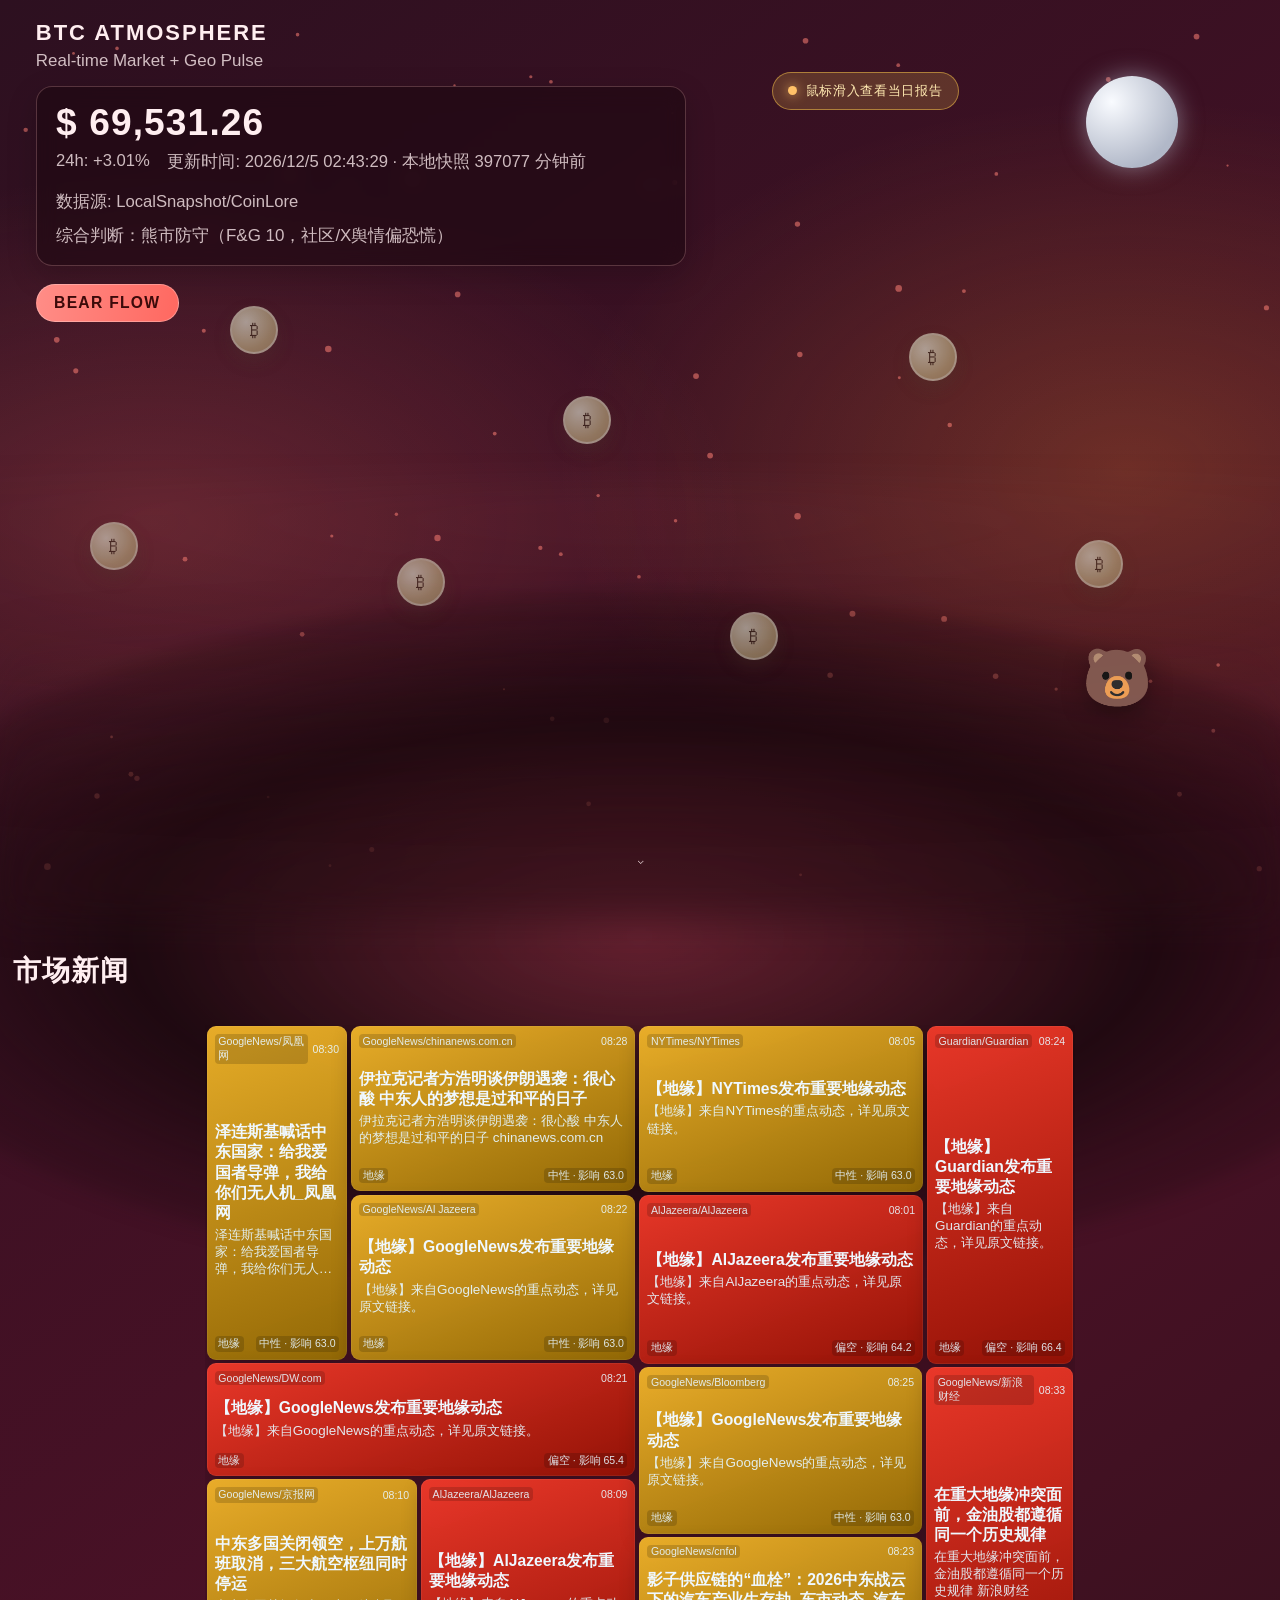
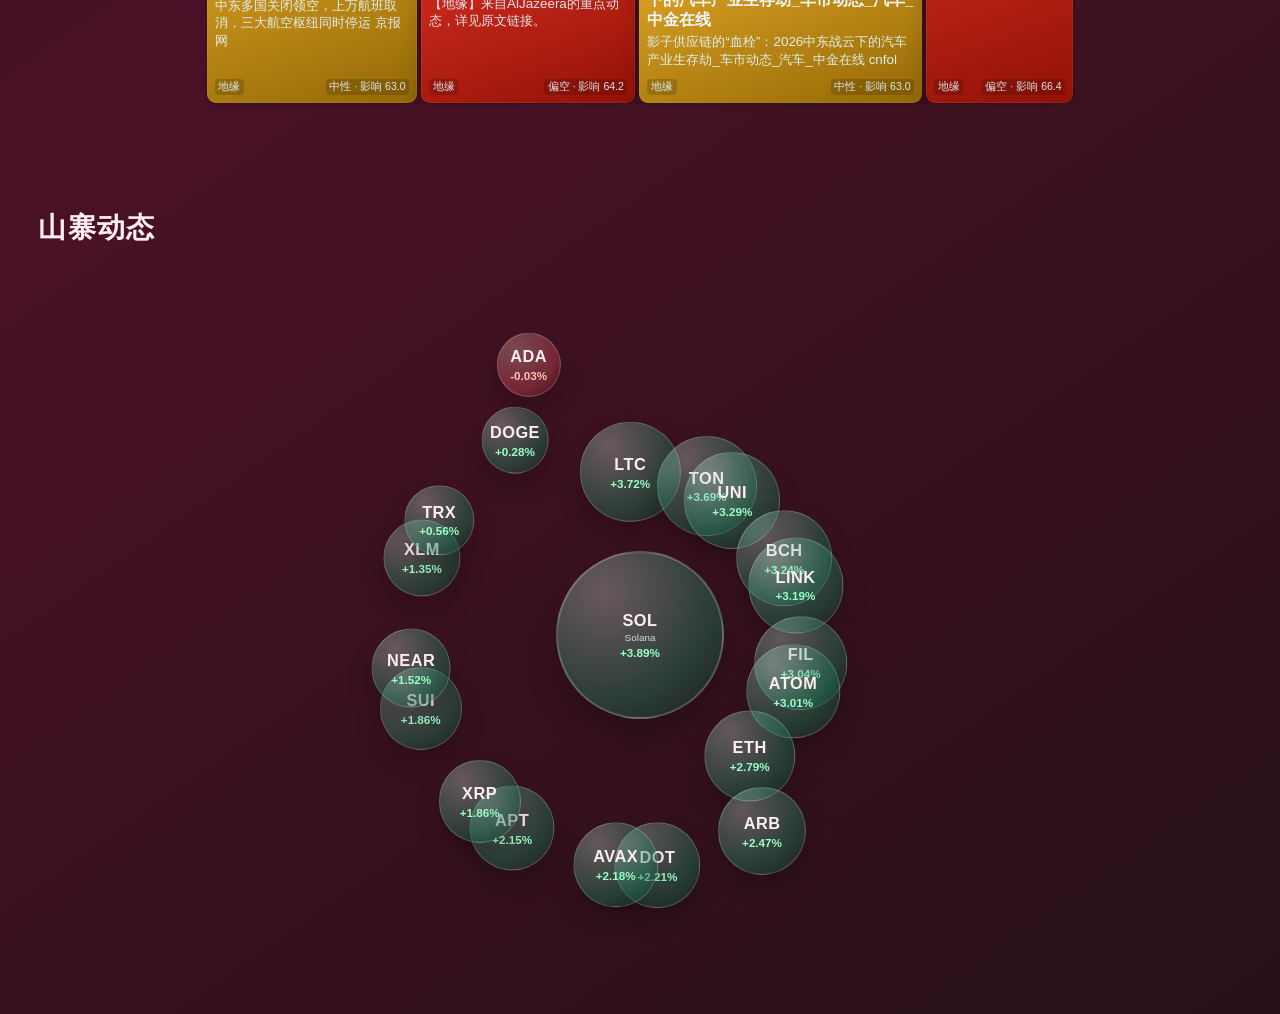
<file: index.html>
﻿<!doctype html>
<html lang="zh-CN">
<head>
  <meta charset="UTF-8" />
  <meta name="viewport" content="width=device-width, initial-scale=1.0" />
  <title>BTC Atmosphere Live</title>
  <link rel="stylesheet" href="style.css" />
</head>
<body class="mood-bull scene-hero">
  <canvas id="fxCanvas" class="fx-canvas"></canvas>

  <main class="stage">
    <section class="hero" id="hero">
      <header class="hud">
        <div class="brand">
          <strong>BTC Atmosphere</strong>
          <span>Real-time Market + Geo Pulse</span>
        </div>

        <div class="ticker-box">
          <div id="price" class="price">$ --</div>
          <div class="meta">
            <span id="change24h">24h: --</span>
            <span id="updatedAt">更新时间: --</span>
            <span id="dataSource">数据源: --</span>
          </div>
          <div id="moodLine" class="mood-line">正在连接实时行情...</div>
        </div>

        <div id="sentimentBadge" class="pill bull">加载中</div>
      </header>

      <section class="brief-zone" id="briefZone">
        <button id="briefTrigger" class="brief-trigger" type="button">
          <span class="geo-dot" id="geoDot"></span>
          鼠标滑入查看当日报告
        </button>
        <article class="report-card" id="reportCard">
          <h2>今日市场报告</h2>
          <div id="reportContent" class="report-content">报告生成中...</div>
          <div id="reportHeadlines" class="headlines"></div>
        </article>
      </section>

      <div class="decor sun"></div>
      <div class="decor moon"></div>
      <div class="rocket">🚀</div>
      <div class="mascot-bear">🐻</div>

      <div id="coinLayer" class="coins">
        <div class="coin" data-x="7" data-y="58" data-depth="20" style="--dur:3.2s;--delay:0.1s;">₿</div>
        <div class="coin" data-x="18" data-y="34" data-depth="34" style="--dur:3.8s;--delay:0.4s;">₿</div>
        <div class="coin" data-x="31" data-y="62" data-depth="16" style="--dur:3.5s;--delay:0.8s;">₿</div>
        <div class="coin" data-x="44" data-y="44" data-depth="30" style="--dur:4.1s;--delay:0.2s;">₿</div>
        <div class="coin" data-x="57" data-y="68" data-depth="12" style="--dur:3.6s;--delay:0.6s;">₿</div>
        <div class="coin" data-x="71" data-y="37" data-depth="28" style="--dur:3.7s;--delay:0.3s;">₿</div>
        <div class="coin" data-x="84" data-y="60" data-depth="14" style="--dur:3.9s;--delay:0.7s;">₿</div>
      </div>

      <div class="scroll-tip" aria-hidden="true">⌄</div>
    </section>

    <section class="section reveal" id="newsSection">
      <h2 class="section-title">市场新闻</h2>
      <p class="section-sub">按影响力聚合为热力墙，大事件更大块，小事件更紧凑。</p>

      <article class="focus-panel">
        <div class="focus-grid news">
          <div class="panel-block">
            <h3>影响力新闻墙</h3>
            <div id="newsWall" class="news-wall"></div>
            <div id="newsMeta" class="status-line">新闻源连接中...</div>
          </div>

          <div class="panel-block">
            <h3>市场温度快照</h3>
            <div class="quick-metrics">
              <div class="quick-row"><span>恐慌贪婪</span><strong id="fearGreedValue">--</strong></div>
              <div id="fearGreedSub" class="quick-sub">等待数据</div>

              <div class="quick-row"><span>BTC Dominance</span><strong id="dominanceValue">--</strong></div>
              <div id="dominanceSub" class="quick-sub">等待数据</div>

              <div class="quick-row"><span>24h 成交额</span><strong id="volumeValue">--</strong></div>
              <div id="volumeSub" class="quick-sub">等待数据</div>

              <div class="quick-row"><span>地缘温度</span><strong id="geoRiskValue">--</strong></div>
              <div id="geoRiskSub" class="quick-sub">等待数据</div>
            </div>

            <div id="sourceStrip" class="source-strip"></div>
            <div id="marketCapLine" class="note">总市值：--</div>
          </div>
        </div>
      </article>
    </section>

    <section class="section reveal" id="altSection">
      <h2 class="section-title">山寨动态</h2>
      <article class="alt-surface">
        <div id="cellStage" class="cell-stage" aria-label="山寨币聚合细胞图">
          <div id="altCluster" class="alt-cluster"></div>
          <div id="cellInsight" class="cell-insight">将鼠标移到任意细胞，查看该币种近期活动与政策走向。</div>
        </div>
      </article>
    </section>
  </main>

  <script src="news.agent.js"></script>
  <script src="market.snapshot.js"></script>
  <script src="app.js"></script>
</body>
</html>
</file>
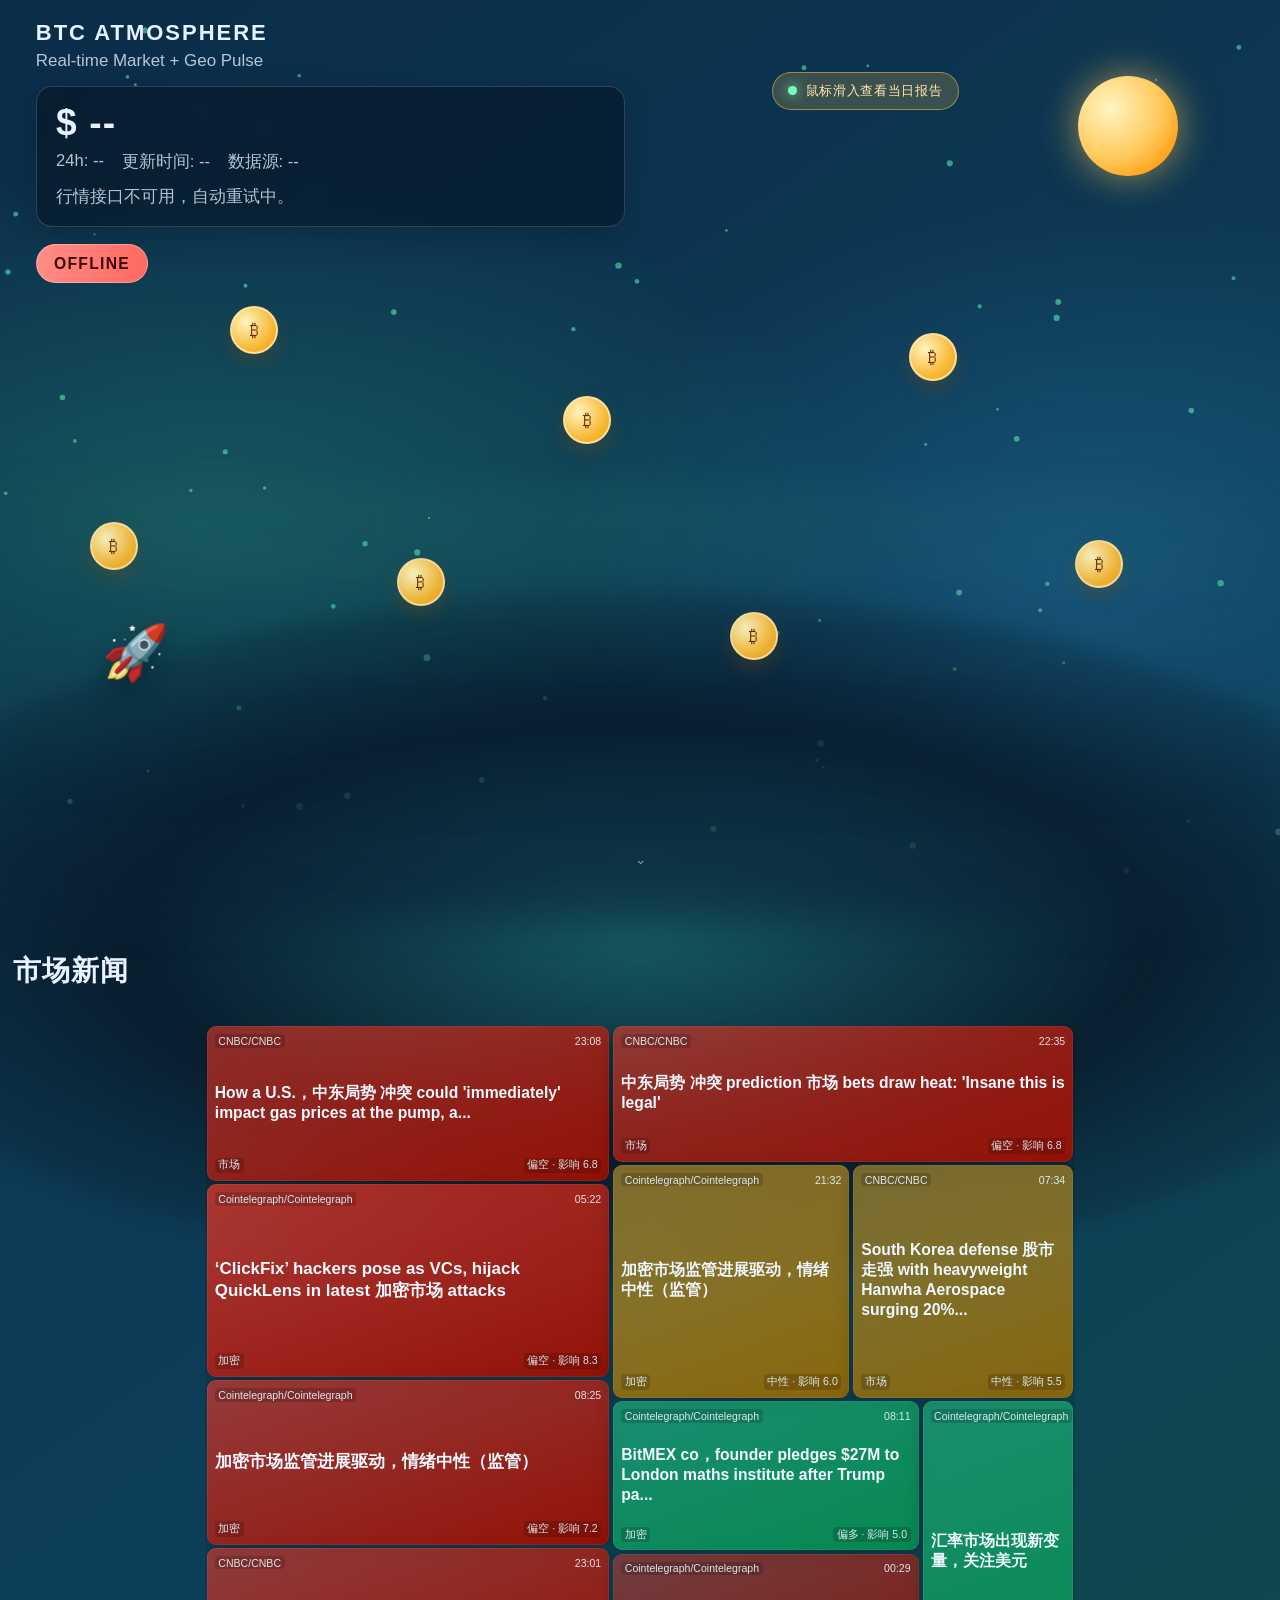
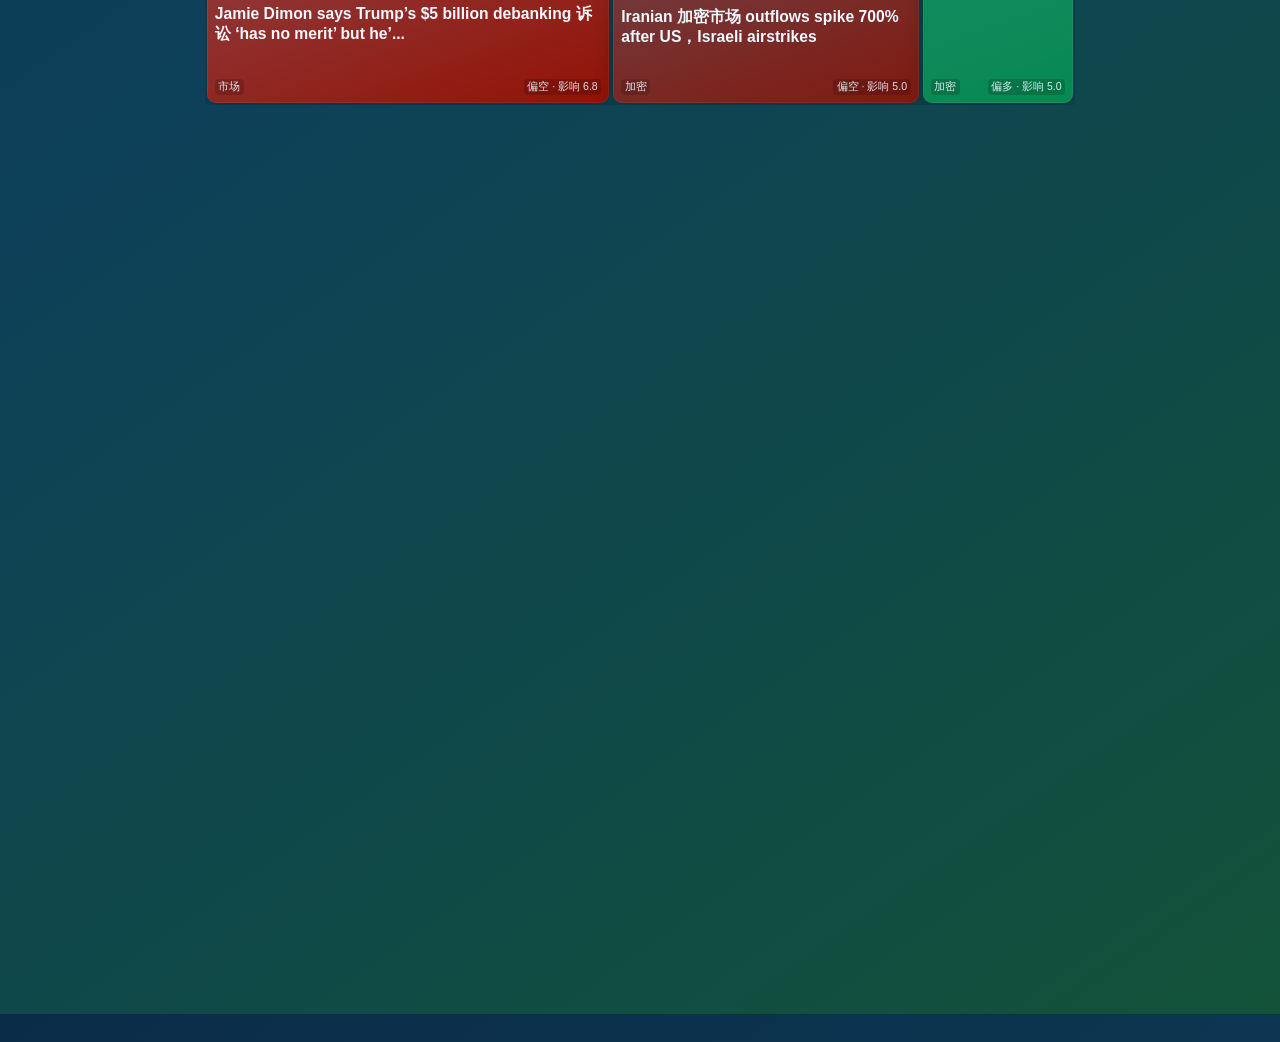
<file: backup-20260303-211559/index.html>
﻿<!doctype html>
<html lang="zh-CN">
<head>
  <meta charset="UTF-8" />
  <meta name="viewport" content="width=device-width, initial-scale=1.0" />
  <title>BTC Atmosphere Live</title>
  <link rel="stylesheet" href="style.css" />
</head>
<body class="mood-bull scene-hero">
  <canvas id="fxCanvas" class="fx-canvas"></canvas>

  <main class="stage">
    <section class="hero" id="hero">
      <header class="hud">
        <div class="brand">
          <strong>BTC Atmosphere</strong>
          <span>Real-time Market + Geo Pulse</span>
        </div>

        <div class="ticker-box">
          <div id="price" class="price">$ --</div>
          <div class="meta">
            <span id="change24h">24h: --</span>
            <span id="updatedAt">更新时间: --</span>
            <span id="dataSource">数据源: --</span>
          </div>
          <div id="moodLine" class="mood-line">正在连接实时行情...</div>
        </div>

        <div id="sentimentBadge" class="pill bull">加载中</div>
      </header>

      <section class="brief-zone" id="briefZone">
        <button id="briefTrigger" class="brief-trigger" type="button">
          <span class="geo-dot" id="geoDot"></span>
          鼠标滑入查看当日报告
        </button>
        <article class="report-card" id="reportCard">
          <h2>今日市场报告</h2>
          <div id="reportContent" class="report-content">报告生成中...</div>
          <div id="reportHeadlines" class="headlines"></div>
        </article>
      </section>

      <div class="decor sun"></div>
      <div class="decor moon"></div>
      <div class="rocket">🚀</div>
      <div class="mascot-bear">🐻</div>

      <div id="coinLayer" class="coins">
        <div class="coin" data-x="7" data-y="58" data-depth="20" style="--dur:3.2s;--delay:0.1s;">₿</div>
        <div class="coin" data-x="18" data-y="34" data-depth="34" style="--dur:3.8s;--delay:0.4s;">₿</div>
        <div class="coin" data-x="31" data-y="62" data-depth="16" style="--dur:3.5s;--delay:0.8s;">₿</div>
        <div class="coin" data-x="44" data-y="44" data-depth="30" style="--dur:4.1s;--delay:0.2s;">₿</div>
        <div class="coin" data-x="57" data-y="68" data-depth="12" style="--dur:3.6s;--delay:0.6s;">₿</div>
        <div class="coin" data-x="71" data-y="37" data-depth="28" style="--dur:3.7s;--delay:0.3s;">₿</div>
        <div class="coin" data-x="84" data-y="60" data-depth="14" style="--dur:3.9s;--delay:0.7s;">₿</div>
      </div>

      <div class="scroll-tip" aria-hidden="true">⌄</div>
    </section>

    <section class="section reveal" id="newsSection">
      <h2 class="section-title">市场新闻</h2>
      <p class="section-sub">按影响力聚合为热力墙，大事件更大块，小事件更紧凑。</p>

      <article class="focus-panel">
        <div class="focus-grid news">
          <div class="panel-block">
            <h3>影响力新闻墙</h3>
            <div id="newsWall" class="news-wall"></div>
            <div id="newsMeta" class="status-line">新闻源连接中...</div>
          </div>

          <div class="panel-block">
            <h3>市场温度快照</h3>
            <div class="quick-metrics">
              <div class="quick-row"><span>恐慌贪婪</span><strong id="fearGreedValue">--</strong></div>
              <div id="fearGreedSub" class="quick-sub">等待数据</div>

              <div class="quick-row"><span>BTC Dominance</span><strong id="dominanceValue">--</strong></div>
              <div id="dominanceSub" class="quick-sub">等待数据</div>

              <div class="quick-row"><span>24h 成交额</span><strong id="volumeValue">--</strong></div>
              <div id="volumeSub" class="quick-sub">等待数据</div>

              <div class="quick-row"><span>地缘温度</span><strong id="geoRiskValue">--</strong></div>
              <div id="geoRiskSub" class="quick-sub">等待数据</div>
            </div>

            <div id="sourceStrip" class="source-strip"></div>
            <div id="marketCapLine" class="note">总市值：--</div>
          </div>
        </div>
      </article>
    </section>

    <section class="section reveal" id="altSection">
      <h2 class="section-title">山寨动态</h2>
      <article class="alt-surface">
        <div id="cellStage" class="cell-stage" aria-label="山寨币聚合细胞图">
          <div id="altCluster" class="alt-cluster"></div>
          <div id="cellInsight" class="cell-insight">将鼠标移到任意细胞，查看该币种近期活动与政策走向。</div>
        </div>
      </article>
    </section>
  </main>

  <script src="news.snapshot.js"></script>
  <script src="app.js"></script>
</body>
</html>
</file>
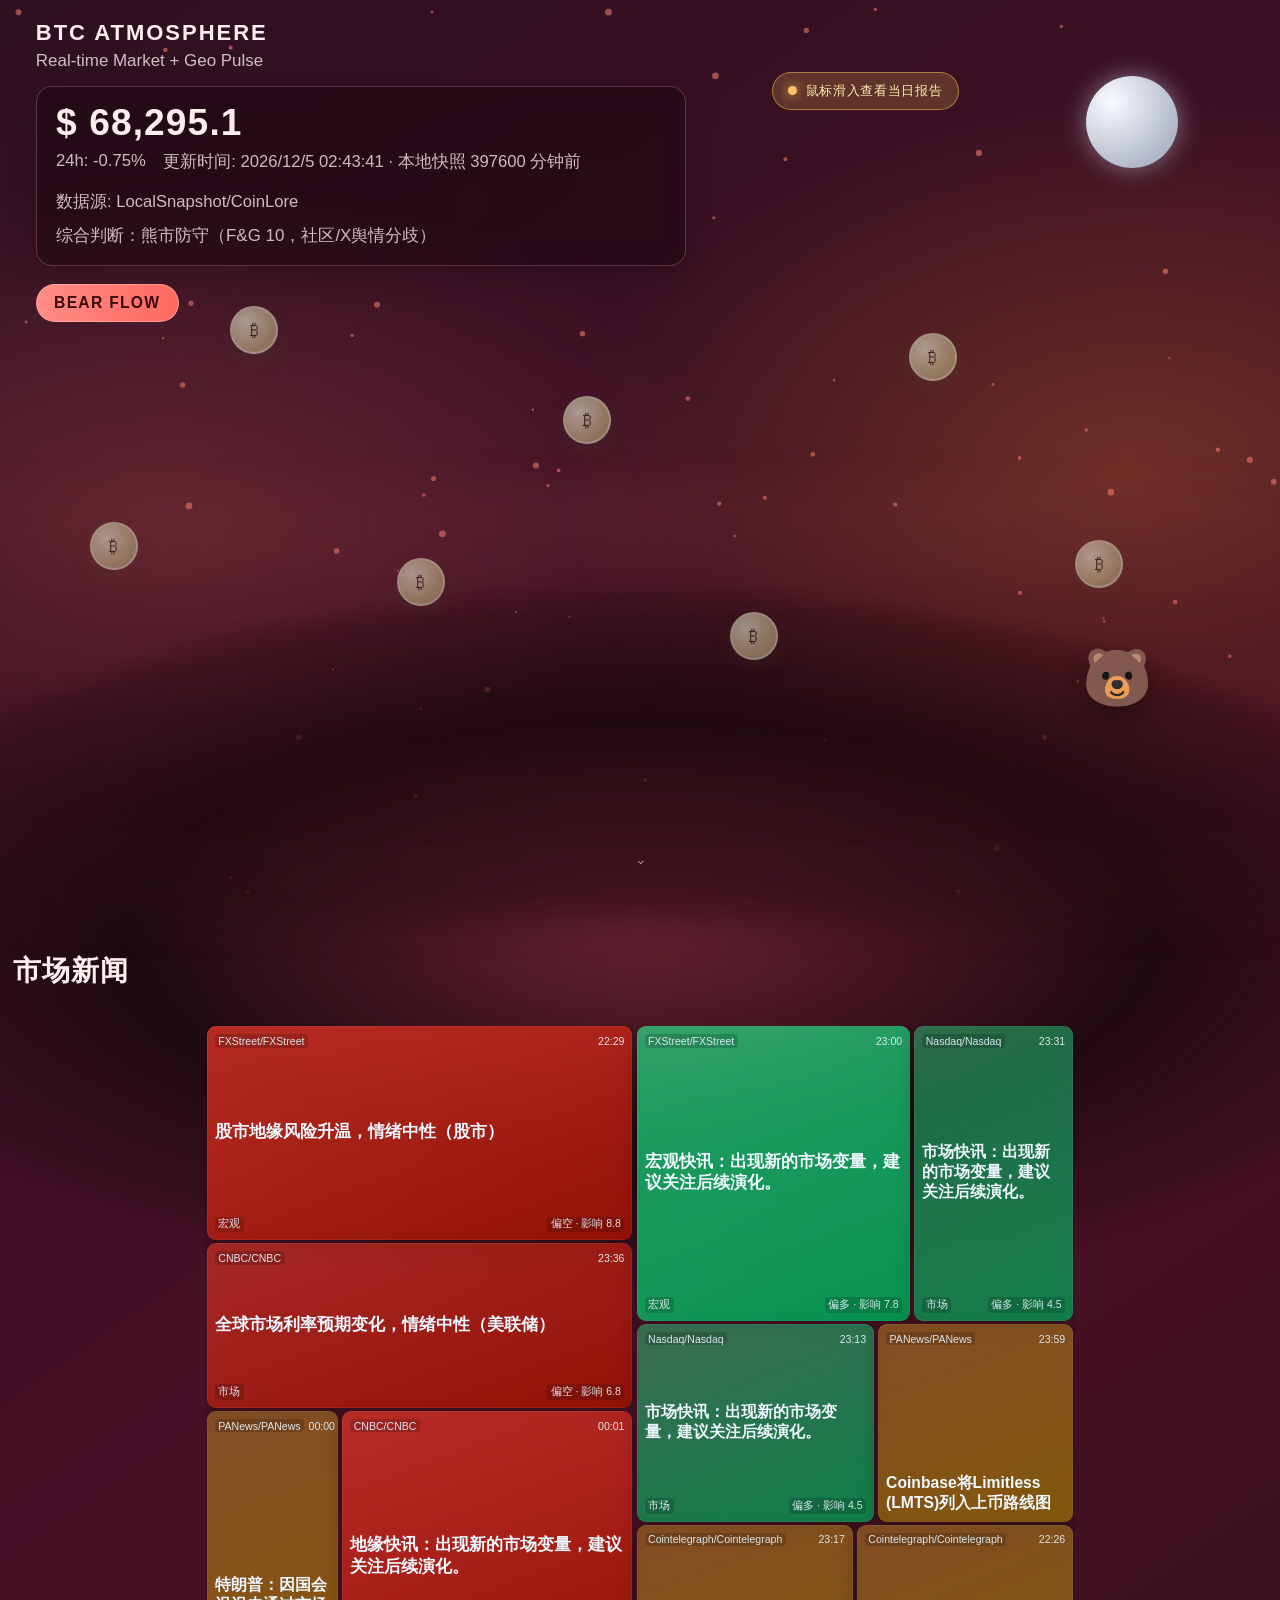
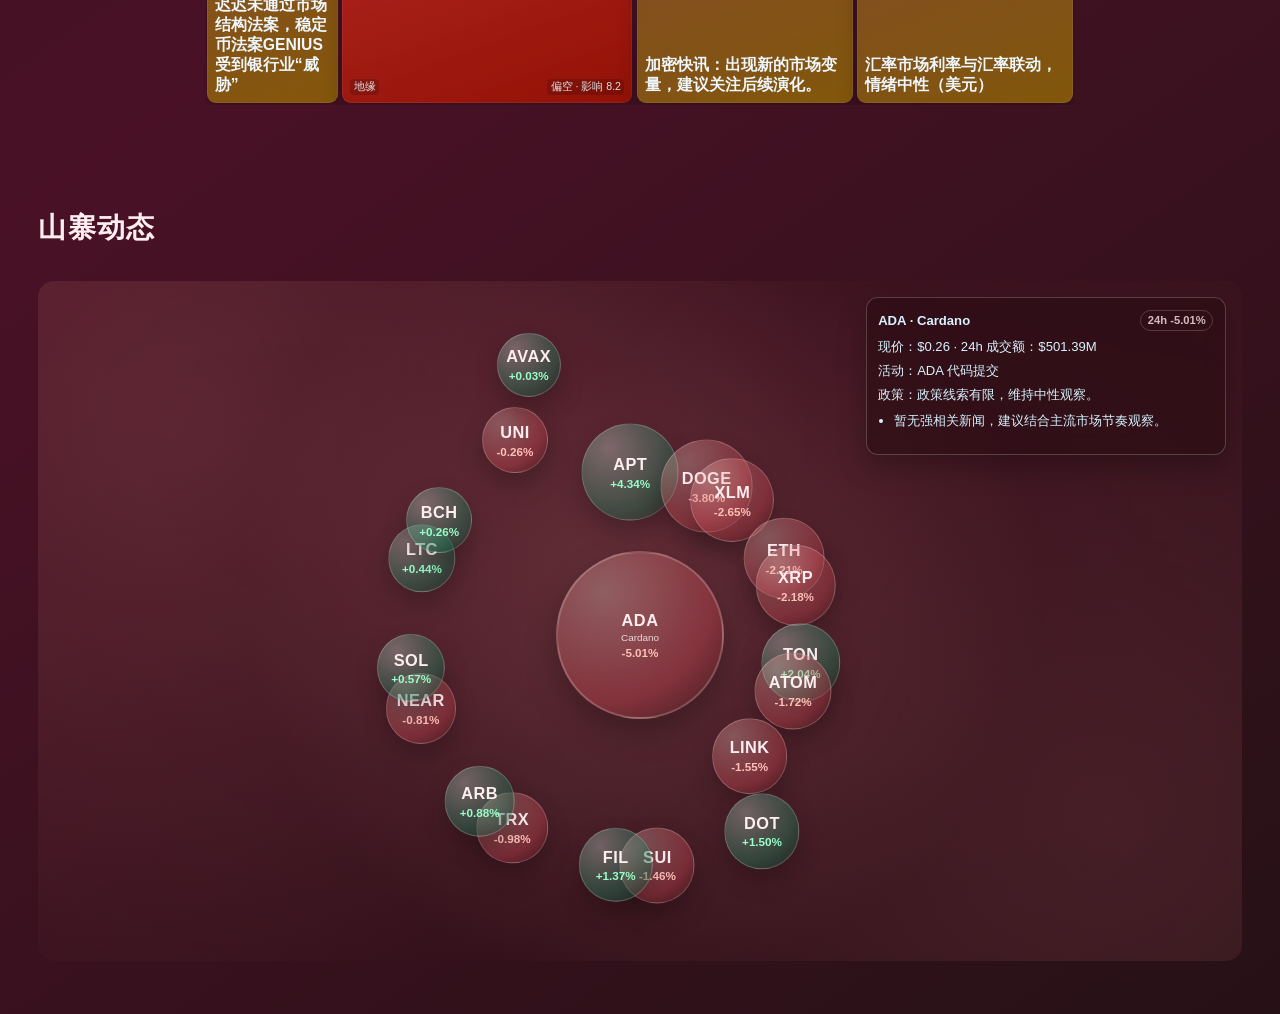
<file: backup-20260304-080633/index.html>
﻿<!doctype html>
<html lang="zh-CN">
<head>
  <meta charset="UTF-8" />
  <meta name="viewport" content="width=device-width, initial-scale=1.0" />
  <title>BTC Atmosphere Live</title>
  <link rel="stylesheet" href="style.css" />
</head>
<body class="mood-bull scene-hero">
  <canvas id="fxCanvas" class="fx-canvas"></canvas>

  <main class="stage">
    <section class="hero" id="hero">
      <header class="hud">
        <div class="brand">
          <strong>BTC Atmosphere</strong>
          <span>Real-time Market + Geo Pulse</span>
        </div>

        <div class="ticker-box">
          <div id="price" class="price">$ --</div>
          <div class="meta">
            <span id="change24h">24h: --</span>
            <span id="updatedAt">更新时间: --</span>
            <span id="dataSource">数据源: --</span>
          </div>
          <div id="moodLine" class="mood-line">正在连接实时行情...</div>
        </div>

        <div id="sentimentBadge" class="pill bull">加载中</div>
      </header>

      <section class="brief-zone" id="briefZone">
        <button id="briefTrigger" class="brief-trigger" type="button">
          <span class="geo-dot" id="geoDot"></span>
          鼠标滑入查看当日报告
        </button>
        <article class="report-card" id="reportCard">
          <h2>今日市场报告</h2>
          <div id="reportContent" class="report-content">报告生成中...</div>
          <div id="reportHeadlines" class="headlines"></div>
        </article>
      </section>

      <div class="decor sun"></div>
      <div class="decor moon"></div>
      <div class="rocket">🚀</div>
      <div class="mascot-bear">🐻</div>

      <div id="coinLayer" class="coins">
        <div class="coin" data-x="7" data-y="58" data-depth="20" style="--dur:3.2s;--delay:0.1s;">₿</div>
        <div class="coin" data-x="18" data-y="34" data-depth="34" style="--dur:3.8s;--delay:0.4s;">₿</div>
        <div class="coin" data-x="31" data-y="62" data-depth="16" style="--dur:3.5s;--delay:0.8s;">₿</div>
        <div class="coin" data-x="44" data-y="44" data-depth="30" style="--dur:4.1s;--delay:0.2s;">₿</div>
        <div class="coin" data-x="57" data-y="68" data-depth="12" style="--dur:3.6s;--delay:0.6s;">₿</div>
        <div class="coin" data-x="71" data-y="37" data-depth="28" style="--dur:3.7s;--delay:0.3s;">₿</div>
        <div class="coin" data-x="84" data-y="60" data-depth="14" style="--dur:3.9s;--delay:0.7s;">₿</div>
      </div>

      <div class="scroll-tip" aria-hidden="true">⌄</div>
    </section>

    <section class="section reveal" id="newsSection">
      <h2 class="section-title">市场新闻</h2>
      <p class="section-sub">按影响力聚合为热力墙，大事件更大块，小事件更紧凑。</p>

      <article class="focus-panel">
        <div class="focus-grid news">
          <div class="panel-block">
            <h3>影响力新闻墙</h3>
            <div id="newsWall" class="news-wall"></div>
            <div id="newsMeta" class="status-line">新闻源连接中...</div>
          </div>

          <div class="panel-block">
            <h3>市场温度快照</h3>
            <div class="quick-metrics">
              <div class="quick-row"><span>恐慌贪婪</span><strong id="fearGreedValue">--</strong></div>
              <div id="fearGreedSub" class="quick-sub">等待数据</div>

              <div class="quick-row"><span>BTC Dominance</span><strong id="dominanceValue">--</strong></div>
              <div id="dominanceSub" class="quick-sub">等待数据</div>

              <div class="quick-row"><span>24h 成交额</span><strong id="volumeValue">--</strong></div>
              <div id="volumeSub" class="quick-sub">等待数据</div>

              <div class="quick-row"><span>地缘温度</span><strong id="geoRiskValue">--</strong></div>
              <div id="geoRiskSub" class="quick-sub">等待数据</div>
            </div>

            <div id="sourceStrip" class="source-strip"></div>
            <div id="marketCapLine" class="note">总市值：--</div>
          </div>
        </div>
      </article>
    </section>

    <section class="section reveal" id="altSection">
      <h2 class="section-title">山寨动态</h2>
      <article class="alt-surface">
        <div id="cellStage" class="cell-stage" aria-label="山寨币聚合细胞图">
          <div id="altCluster" class="alt-cluster"></div>
          <div id="cellInsight" class="cell-insight">将鼠标移到任意细胞，查看该币种近期活动与政策走向。</div>
        </div>
      </article>
    </section>
  </main>

  <script src="news.snapshot.js"></script>
  <script src="market.snapshot.js"></script>
  <script src="app.js"></script>
</body>
</html>
</file>
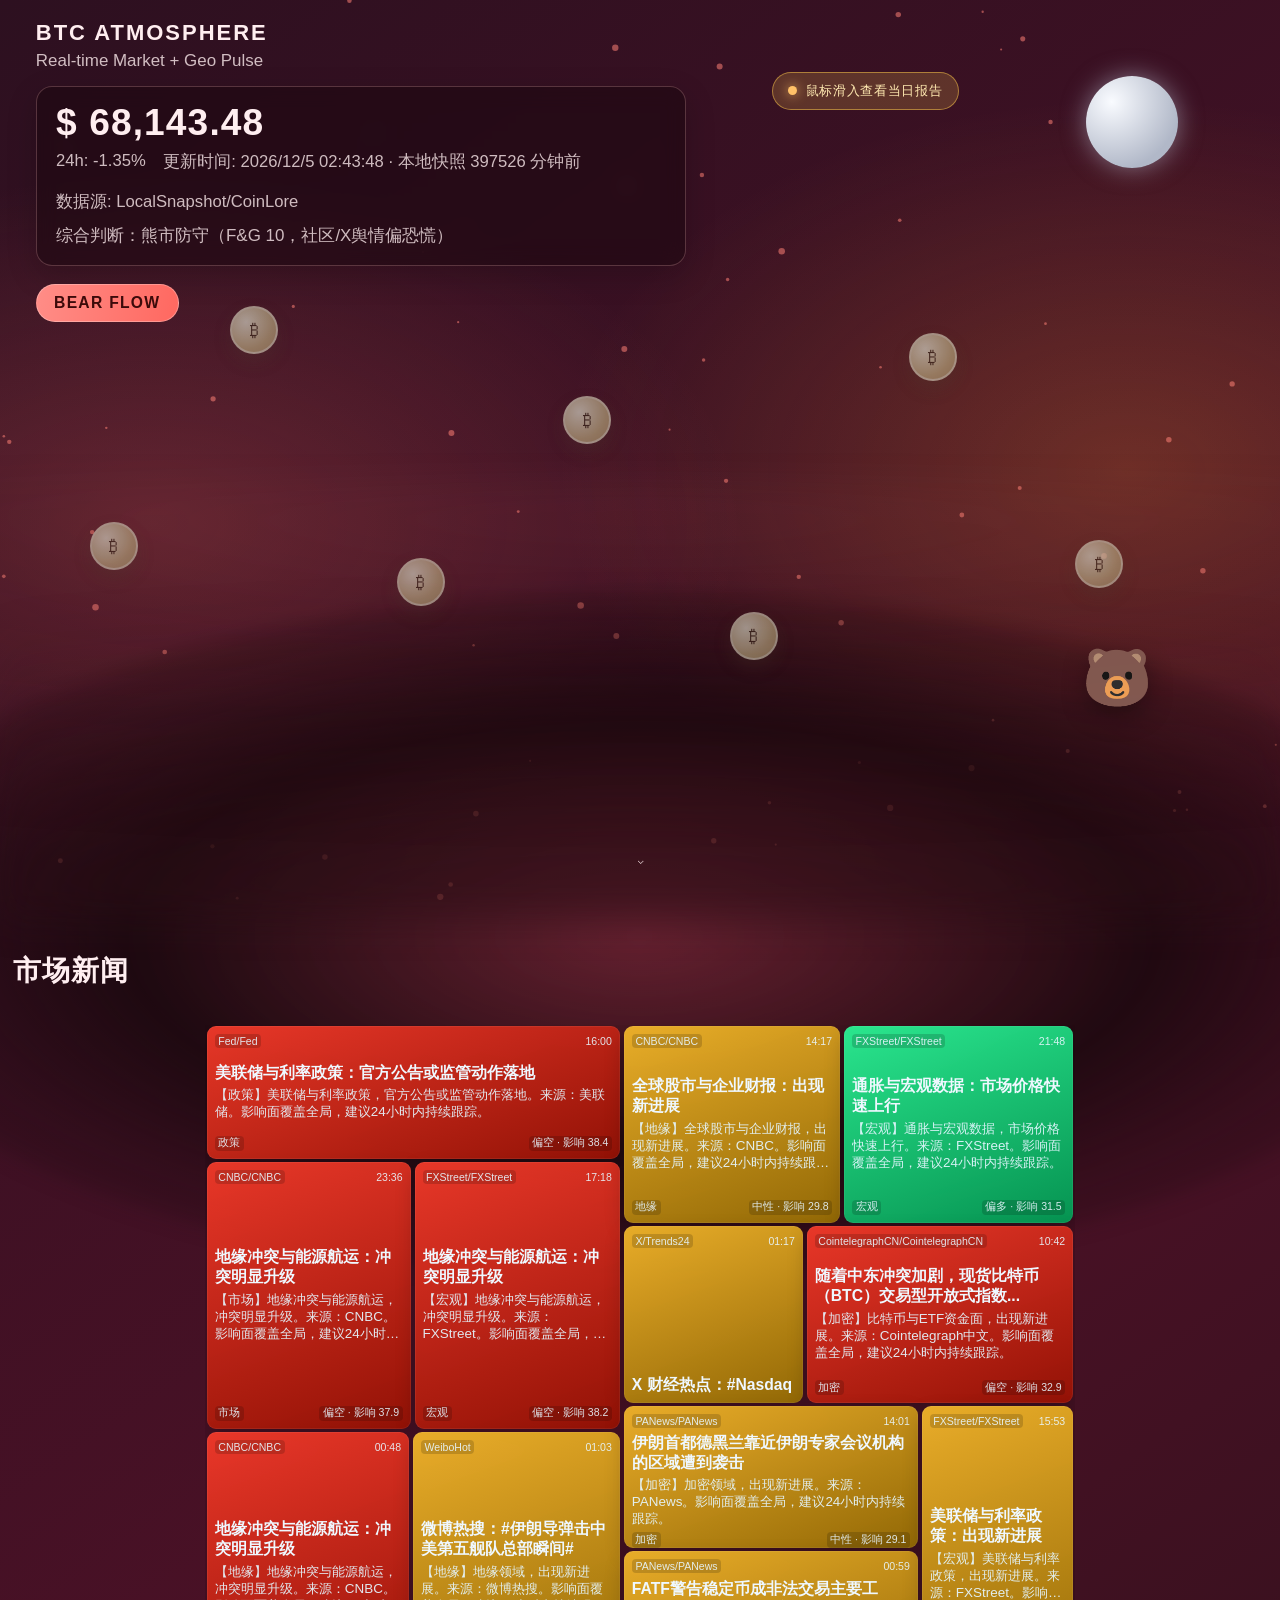
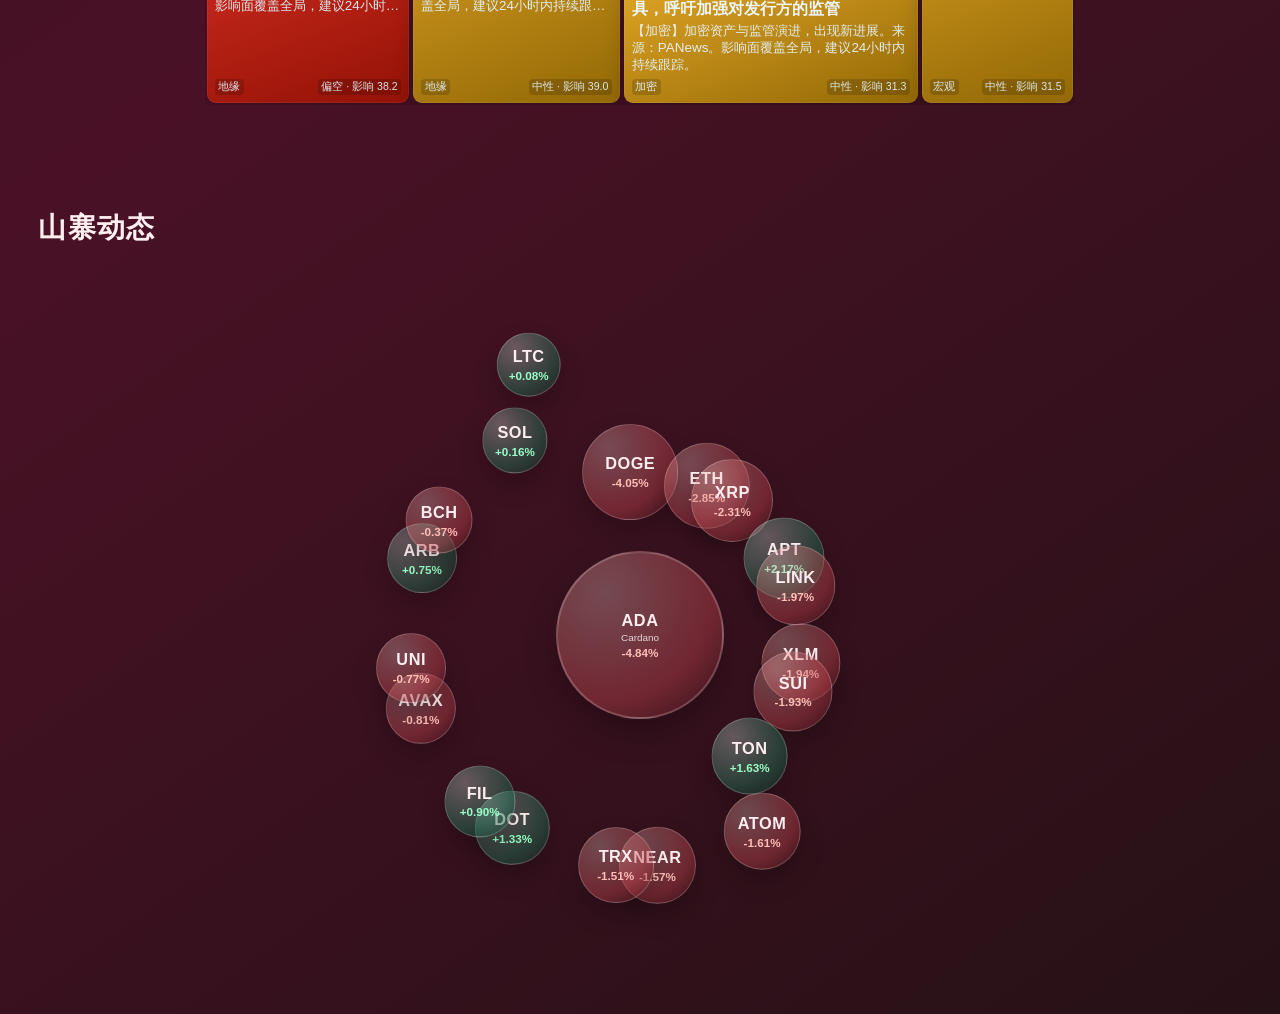
<file: backup-20260304-092057/index.html>
﻿<!doctype html>
<html lang="zh-CN">
<head>
  <meta charset="UTF-8" />
  <meta name="viewport" content="width=device-width, initial-scale=1.0" />
  <title>BTC Atmosphere Live</title>
  <link rel="stylesheet" href="style.css" />
</head>
<body class="mood-bull scene-hero">
  <canvas id="fxCanvas" class="fx-canvas"></canvas>

  <main class="stage">
    <section class="hero" id="hero">
      <header class="hud">
        <div class="brand">
          <strong>BTC Atmosphere</strong>
          <span>Real-time Market + Geo Pulse</span>
        </div>

        <div class="ticker-box">
          <div id="price" class="price">$ --</div>
          <div class="meta">
            <span id="change24h">24h: --</span>
            <span id="updatedAt">更新时间: --</span>
            <span id="dataSource">数据源: --</span>
          </div>
          <div id="moodLine" class="mood-line">正在连接实时行情...</div>
        </div>

        <div id="sentimentBadge" class="pill bull">加载中</div>
      </header>

      <section class="brief-zone" id="briefZone">
        <button id="briefTrigger" class="brief-trigger" type="button">
          <span class="geo-dot" id="geoDot"></span>
          鼠标滑入查看当日报告
        </button>
        <article class="report-card" id="reportCard">
          <h2>今日市场报告</h2>
          <div id="reportContent" class="report-content">报告生成中...</div>
          <div id="reportHeadlines" class="headlines"></div>
        </article>
      </section>

      <div class="decor sun"></div>
      <div class="decor moon"></div>
      <div class="rocket">🚀</div>
      <div class="mascot-bear">🐻</div>

      <div id="coinLayer" class="coins">
        <div class="coin" data-x="7" data-y="58" data-depth="20" style="--dur:3.2s;--delay:0.1s;">₿</div>
        <div class="coin" data-x="18" data-y="34" data-depth="34" style="--dur:3.8s;--delay:0.4s;">₿</div>
        <div class="coin" data-x="31" data-y="62" data-depth="16" style="--dur:3.5s;--delay:0.8s;">₿</div>
        <div class="coin" data-x="44" data-y="44" data-depth="30" style="--dur:4.1s;--delay:0.2s;">₿</div>
        <div class="coin" data-x="57" data-y="68" data-depth="12" style="--dur:3.6s;--delay:0.6s;">₿</div>
        <div class="coin" data-x="71" data-y="37" data-depth="28" style="--dur:3.7s;--delay:0.3s;">₿</div>
        <div class="coin" data-x="84" data-y="60" data-depth="14" style="--dur:3.9s;--delay:0.7s;">₿</div>
      </div>

      <div class="scroll-tip" aria-hidden="true">⌄</div>
    </section>

    <section class="section reveal" id="newsSection">
      <h2 class="section-title">市场新闻</h2>
      <p class="section-sub">按影响力聚合为热力墙，大事件更大块，小事件更紧凑。</p>

      <article class="focus-panel">
        <div class="focus-grid news">
          <div class="panel-block">
            <h3>影响力新闻墙</h3>
            <div id="newsWall" class="news-wall"></div>
            <div id="newsMeta" class="status-line">新闻源连接中...</div>
          </div>

          <div class="panel-block">
            <h3>市场温度快照</h3>
            <div class="quick-metrics">
              <div class="quick-row"><span>恐慌贪婪</span><strong id="fearGreedValue">--</strong></div>
              <div id="fearGreedSub" class="quick-sub">等待数据</div>

              <div class="quick-row"><span>BTC Dominance</span><strong id="dominanceValue">--</strong></div>
              <div id="dominanceSub" class="quick-sub">等待数据</div>

              <div class="quick-row"><span>24h 成交额</span><strong id="volumeValue">--</strong></div>
              <div id="volumeSub" class="quick-sub">等待数据</div>

              <div class="quick-row"><span>地缘温度</span><strong id="geoRiskValue">--</strong></div>
              <div id="geoRiskSub" class="quick-sub">等待数据</div>
            </div>

            <div id="sourceStrip" class="source-strip"></div>
            <div id="marketCapLine" class="note">总市值：--</div>
          </div>
        </div>
      </article>
    </section>

    <section class="section reveal" id="altSection">
      <h2 class="section-title">山寨动态</h2>
      <article class="alt-surface">
        <div id="cellStage" class="cell-stage" aria-label="山寨币聚合细胞图">
          <div id="altCluster" class="alt-cluster"></div>
          <div id="cellInsight" class="cell-insight">将鼠标移到任意细胞，查看该币种近期活动与政策走向。</div>
        </div>
      </article>
    </section>
  </main>

  <script src="news.agent.js"></script>
  <script src="news.snapshot.js"></script>
  <script src="market.snapshot.js"></script>
  <script src="app.js"></script>
</body>
</html>
</file>
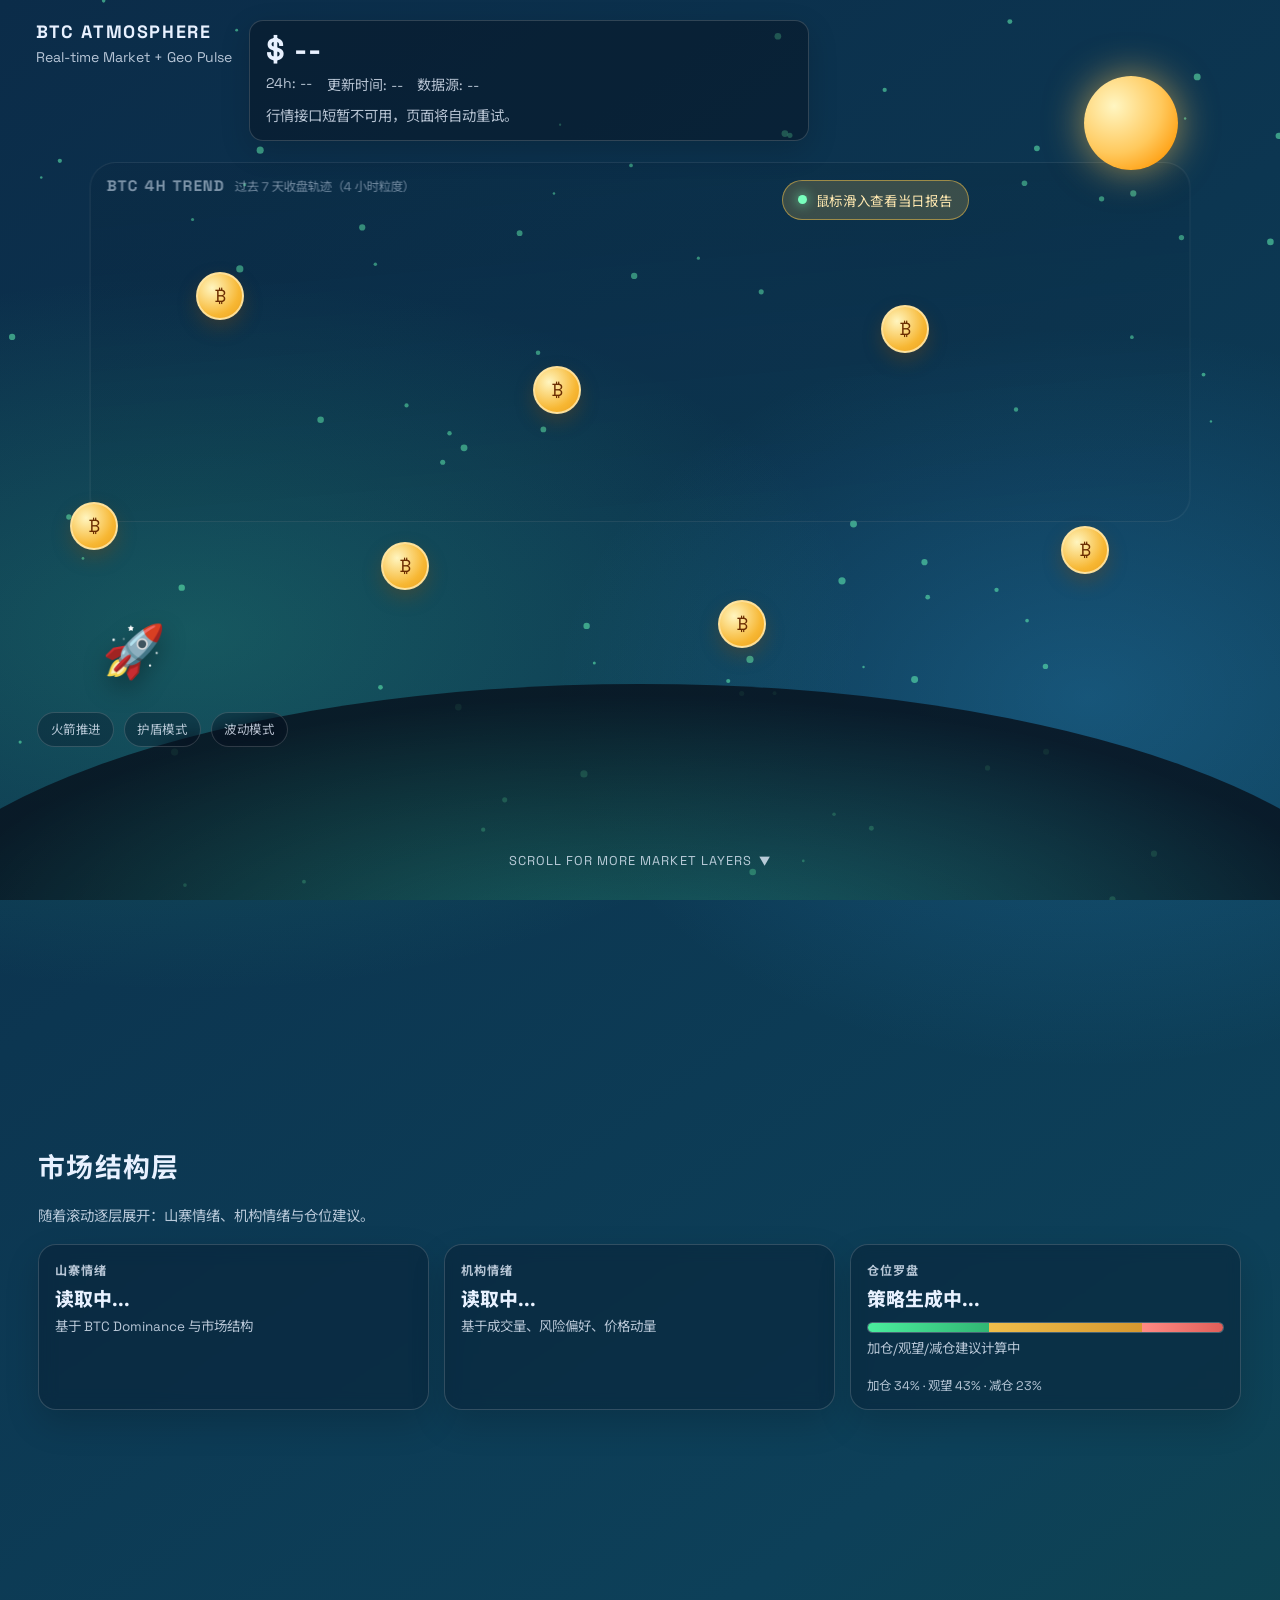
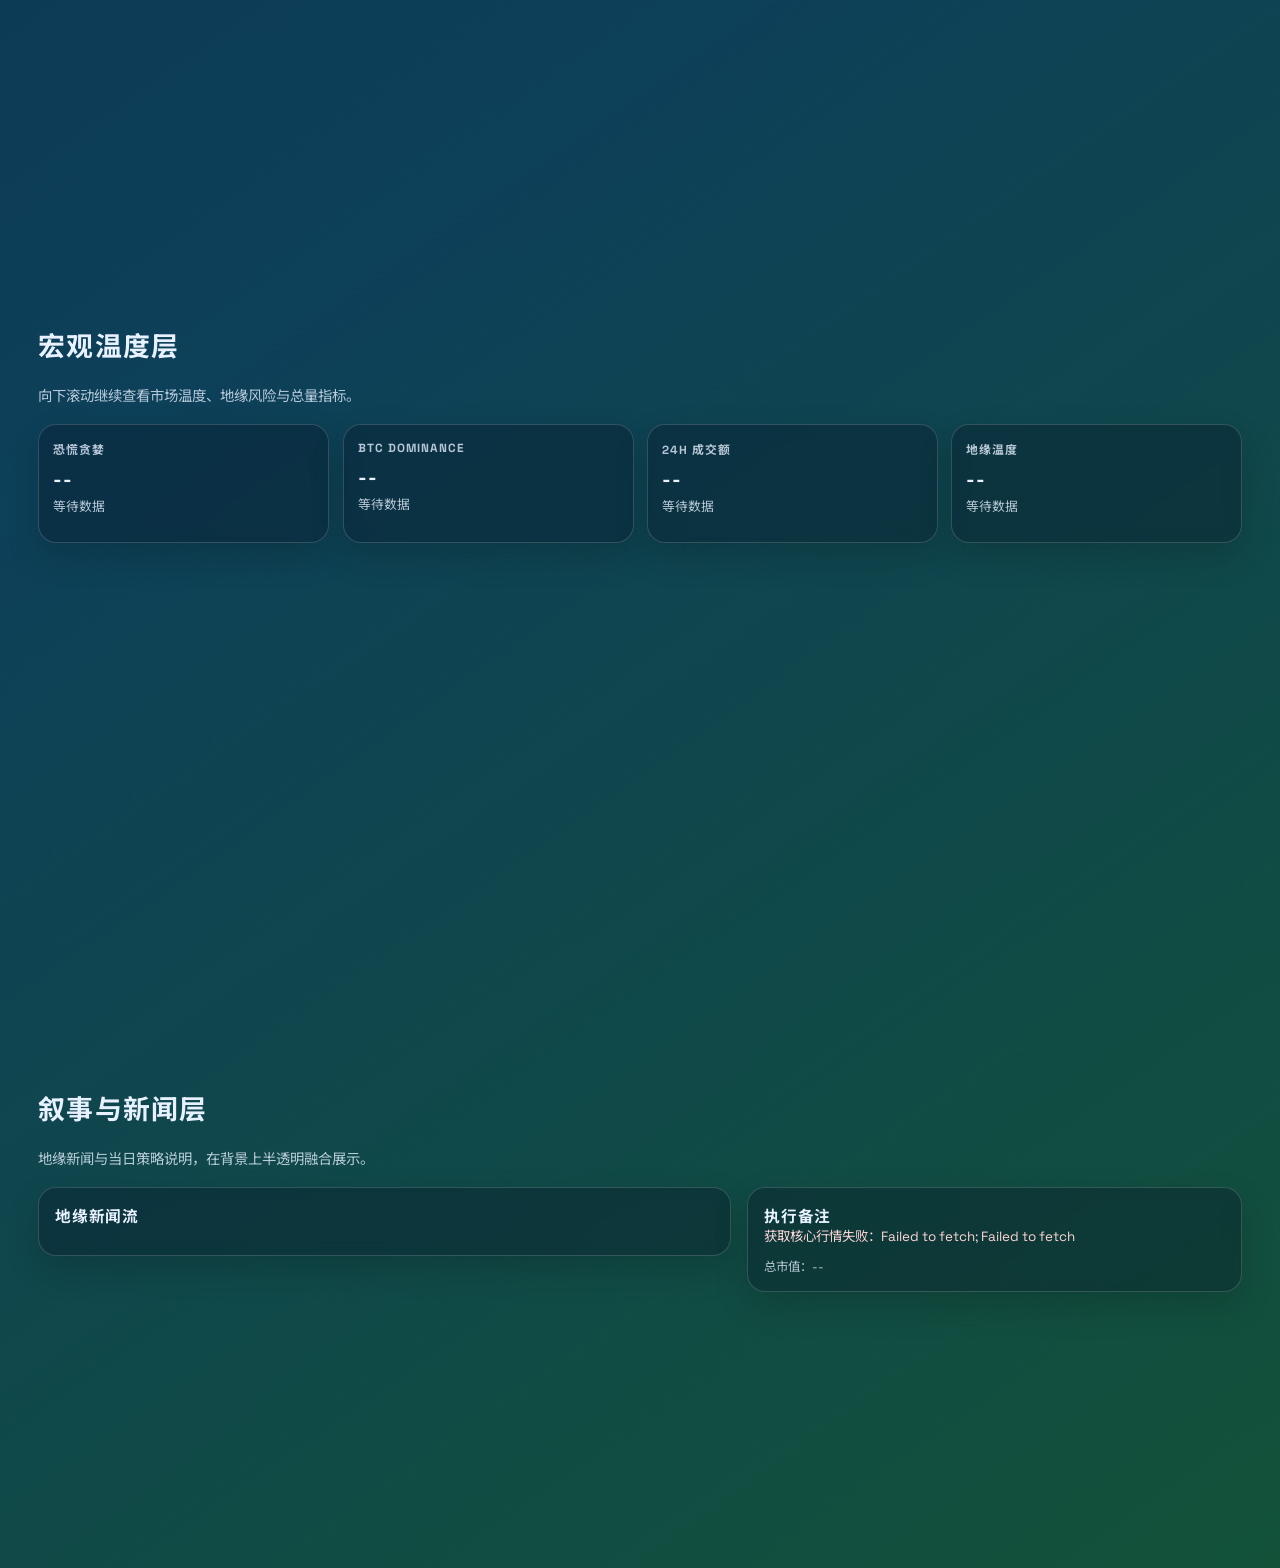
<file: backup-20260303-211559/index - 副本 (2).html>
﻿
<!doctype html>
<html lang="zh-CN">
<head>
  <meta charset="UTF-8" />
  <meta name="viewport" content="width=device-width, initial-scale=1.0" />
  <title>BTC Atmosphere Live</title>
  <style>
    @import url("https://fonts.googleapis.com/css2?family=Space+Grotesk:wght@400;500;700&family=Noto+Sans+SC:wght@400;500;700;900&display=swap");

    :root {
      --ink: #e8f1ff;
      --ink-soft: rgba(232, 241, 255, 0.78);
      --line: rgba(255, 255, 255, 0.16);
      --panel-soft: rgba(6, 20, 36, 0.34);
      --panel-strong: rgba(6, 18, 32, 0.5);
      --bull: #58eba6;
      --bear: #ff7d74;
      --warn: #f8c34a;
      --aura1: #0b2c49;
      --aura2: #0d4059;
      --aura3: #135239;
      --section-gap: 12vh;
    }

    * {
      box-sizing: border-box;
    }

    html,
    body {
      width: 100%;
      margin: 0;
    }

    body {
      min-height: 100%;
      font-family: "Space Grotesk", "Noto Sans SC", sans-serif;
      color: var(--ink);
      overflow-x: hidden;
      overflow-y: auto;
      background:
        radial-gradient(1200px 640px at 15% 20%, rgba(60, 217, 154, 0.22), transparent 56%),
        radial-gradient(920px 640px at 85% 22%, rgba(61, 185, 255, 0.22), transparent 58%),
        linear-gradient(145deg, var(--aura1), var(--aura2) 52%, var(--aura3));
      transition: background 420ms ease;
    }

    body.mood-bear {
      --ink: #ffeef0;
      --ink-soft: rgba(255, 238, 240, 0.76);
      --line: rgba(255, 188, 188, 0.22);
      --panel-soft: rgba(38, 9, 21, 0.36);
      --panel-strong: rgba(28, 8, 16, 0.56);
      background:
        radial-gradient(1000px 620px at 12% 20%, rgba(255, 107, 99, 0.23), transparent 56%),
        radial-gradient(980px 640px at 88% 18%, rgba(255, 143, 49, 0.24), transparent 58%),
        linear-gradient(145deg, #2d1020, #4a1126 52%, #261116);
    }

    .fx-canvas {
      position: fixed;
      inset: 0;
      width: 100%;
      height: 100%;
      z-index: 0;
      pointer-events: none;
    }

    .stage {
      position: relative;
      z-index: 2;
      width: 100%;
    }

    .hero {
      position: relative;
      min-height: 100vh;
      padding: 2.2vh 2.8vw;
      overflow: hidden;
      isolation: isolate;
    }

    .hero::before {
      content: "";
      position: absolute;
      left: -10vw;
      right: -10vw;
      bottom: -38vh;
      height: 62vh;
      border-radius: 50%;
      background: radial-gradient(ellipse at center, rgba(67, 240, 165, 0.22), rgba(8, 20, 32, 0.86) 68%);
      z-index: -1;
      transition: background 400ms ease;
    }

    body.mood-bear .hero::before {
      background: radial-gradient(ellipse at center, rgba(255, 106, 99, 0.22), rgba(22, 8, 12, 0.9) 70%);
    }

    .hud {
      position: relative;
      display: flex;
      gap: 1.1rem;
      align-items: flex-start;
      flex-wrap: wrap;
      max-width: min(72vw, 980px);
      z-index: 4;
    }

    .brand {
      display: grid;
      gap: 0.3rem;
    }

    .brand strong {
      font-size: clamp(1.12rem, 1.4vw, 1.68rem);
      letter-spacing: 0.09em;
      text-transform: uppercase;
    }

    .brand span {
      font-size: 0.88rem;
      color: var(--ink-soft);
    }

    .ticker-box {
      min-width: min(48vw, 560px);
      padding: 0.8rem 1rem 0.95rem;
      border-radius: 14px;
      border: 1px solid var(--line);
      background: var(--panel-strong);
      backdrop-filter: blur(8px);
      box-shadow: 0 10px 30px rgba(0, 0, 0, 0.16);
    }

    .price {
      font-size: clamp(1.4rem, 2.4vw, 2.5rem);
      line-height: 1.05;
      font-weight: 800;
      font-variant-numeric: tabular-nums;
      letter-spacing: 0.03em;
    }

    .meta {
      margin-top: 0.48rem;
      display: flex;
      gap: 0.9rem;
      flex-wrap: wrap;
      font-size: 0.88rem;
      color: var(--ink-soft);
    }

    .mood-line {
      margin-top: 0.65rem;
      font-size: 0.9rem;
      color: var(--ink-soft);
    }

    .pill {
      align-self: center;
      padding: 0.48rem 0.9rem;
      border-radius: 999px;
      font-size: 0.81rem;
      font-weight: 700;
      letter-spacing: 0.08em;
      text-transform: uppercase;
      border: 1px solid transparent;
    }

    .pill.bull {
      color: #062112;
      background: linear-gradient(100deg, #69f1af, #44dd93);
      border-color: rgba(255, 255, 255, 0.32);
    }

    .pill.bear {
      color: #3c0a0a;
      background: linear-gradient(100deg, #ff8d87, #ff6860);
      border-color: rgba(255, 255, 255, 0.28);
    }

    .chart-shell {
      position: absolute;
      left: 50%;
      top: 18vh;
      transform: translateX(-50%);
      width: min(86vw, 1180px);
      height: min(40vh, 360px);
      border-radius: 26px;
      border: 1px solid rgba(255, 255, 255, 0.12);
      background: linear-gradient(175deg, rgba(7, 24, 39, 0.2), rgba(5, 14, 26, 0.05));
      backdrop-filter: blur(1px);
      opacity: 0.66;
      pointer-events: none;
      z-index: 1;
      overflow: hidden;
      mix-blend-mode: screen;
    }

    .chart-head {
      position: absolute;
      top: 0.82rem;
      left: 1rem;
      display: flex;
      gap: 0.6rem;
      align-items: baseline;
      z-index: 2;
      color: rgba(228, 240, 255, 0.8);
    }

    .chart-head strong {
      font-size: 0.95rem;
      letter-spacing: 0.08em;
      text-transform: uppercase;
    }

    .chart-head span {
      font-size: 0.78rem;
      color: rgba(228, 240, 255, 0.7);
    }

    .chart-canvas {
      width: 100%;
      height: 100%;
      display: block;
    }

    .brief-zone {
      position: absolute;
      right: 3vw;
      top: 20vh;
      z-index: 5;
    }

    .brief-trigger {
      all: unset;
      cursor: pointer;
      display: inline-flex;
      align-items: center;
      gap: 0.55rem;
      padding: 0.55rem 0.95rem;
      border-radius: 999px;
      border: 1px solid rgba(248, 195, 74, 0.52);
      background: rgba(248, 195, 74, 0.2);
      color: #ffe9b1;
      font-size: 0.84rem;
      letter-spacing: 0.05em;
      animation: pulse 2.3s ease-in-out infinite;
    }

    .brief-trigger .geo-dot {
      width: 9px;
      height: 9px;
      border-radius: 50%;
      background: #78ffbd;
      box-shadow: 0 0 12px rgba(120, 255, 189, 0.9);
      transition: background 260ms ease, box-shadow 260ms ease;
    }

    .report-card {
      margin-top: 0.72rem;
      width: min(37vw, 460px);
      max-height: min(64vh, 600px);
      overflow: auto;
      border-radius: 16px;
      padding: 0.9rem 1rem;
      border: 1px solid var(--line);
      background: var(--panel-strong);
      backdrop-filter: blur(11px);
      box-shadow: 0 16px 40px rgba(0, 0, 0, 0.3);
      opacity: 0;
      transform: translateY(6px) scale(0.98);
      pointer-events: none;
      transition: opacity 210ms ease, transform 220ms ease;
    }

    .brief-zone:hover .report-card,
    .brief-zone.open .report-card {
      opacity: 1;
      transform: translateY(0) scale(1);
      pointer-events: auto;
    }

    .report-card h2 {
      margin: 0;
      font-size: 0.98rem;
      letter-spacing: 0.06em;
      text-transform: uppercase;
    }

    .report-content {
      margin-top: 0.66rem;
      white-space: pre-line;
      line-height: 1.5;
      font-size: 0.86rem;
      color: var(--ink);
    }

    .headlines {
      margin-top: 0.74rem;
      display: grid;
      gap: 0.42rem;
    }

    .headlines a {
      color: #a7e7ff;
      text-decoration: none;
      font-size: 0.8rem;
      line-height: 1.35;
    }

    .headlines a:hover {
      color: #d1f4ff;
      text-decoration: underline;
    }
    .decor {
      position: absolute;
      pointer-events: none;
      z-index: 2;
    }

    .sun {
      right: 8vw;
      top: 8.4vh;
      width: 94px;
      height: 94px;
      border-radius: 50%;
      background: radial-gradient(circle at 32% 32%, #fff6c2, #ffc95d 52%, #ff9b0a 84%);
      box-shadow: 0 0 38px rgba(255, 196, 80, 0.62);
      opacity: 1;
      transition: opacity 300ms ease;
    }

    .moon {
      right: 8vw;
      top: 8.4vh;
      width: 88px;
      height: 88px;
      border-radius: 50%;
      background: radial-gradient(circle at 28% 28%, #f9fbff, #b1b8c8 73%);
      box-shadow: 0 0 25px rgba(197, 205, 223, 0.5);
      opacity: 0;
      transition: opacity 300ms ease;
    }

    body.mood-bear .sun {
      opacity: 0;
    }

    body.mood-bear .moon {
      opacity: 1;
    }

    .rocket,
    .bear {
      position: absolute;
      pointer-events: none;
      z-index: 2;
      filter: drop-shadow(0 10px 12px rgba(0, 0, 0, 0.32));
    }

    .rocket {
      left: 8vw;
      bottom: 24vh;
      font-size: clamp(2.4rem, 4vw, 3.8rem);
      opacity: 1;
      animation: launch 5.2s linear infinite;
      transition: opacity 280ms ease;
    }

    body.mood-bear .rocket {
      opacity: 0;
      animation: none;
    }

    .bear {
      right: 12vw;
      bottom: 22vh;
      font-size: clamp(2.5rem, 4.2vw, 4rem);
      opacity: 0;
      animation: sway 1.8s ease-in-out infinite;
      transition: opacity 280ms ease;
    }

    body.mood-bear .bear {
      opacity: 1;
    }

    .coins {
      position: absolute;
      inset: 0;
      pointer-events: none;
      z-index: 2;
    }

    .coin {
      position: absolute;
      width: 48px;
      height: 48px;
      border-radius: 50%;
      display: grid;
      place-items: center;
      font-size: 1.1rem;
      color: #6a2c01;
      background: radial-gradient(circle at 32% 32%, #fff5bf, #f7b733 64%, #ea9f1c);
      border: 2px solid rgba(255, 231, 168, 0.85);
      box-shadow: 0 8px 18px rgba(123, 73, 14, 0.35);
      transform: translate3d(0, 0, 0);
      animation: bob var(--dur, 3.4s) ease-in-out infinite;
      animation-delay: var(--delay, 0s);
      transition: filter 250ms ease, opacity 250ms ease;
    }

    body.mood-bear .coin {
      filter: grayscale(0.64) brightness(0.86);
      opacity: 0.74;
    }

    .play-pods {
      position: absolute;
      left: 2.9vw;
      bottom: 17vh;
      display: flex;
      flex-wrap: wrap;
      gap: 0.62rem;
      z-index: 4;
    }

    .play-chip {
      all: unset;
      cursor: pointer;
      padding: 0.48rem 0.78rem;
      border-radius: 999px;
      border: 1px solid var(--line);
      background: var(--panel-soft);
      color: var(--ink-soft);
      font-size: 0.78rem;
      letter-spacing: 0.04em;
      backdrop-filter: blur(8px);
      transition: transform 140ms ease, background 220ms ease, color 220ms ease;
    }

    .play-chip:hover {
      transform: translateY(-2px);
      background: rgba(255, 255, 255, 0.16);
      color: #ffffff;
    }

    body.chip-boost .coin {
      animation-duration: 2.1s;
    }

    body.chip-boost .rocket {
      animation-duration: 3.5s;
    }

    body.chip-chaos .chart-shell {
      animation: chartSwing 1.3s ease-in-out infinite;
    }

    body.chip-shield .bear {
      opacity: 0.18;
    }

    .scroll-tip {
      position: absolute;
      left: 50%;
      bottom: 3.5vh;
      transform: translateX(-50%);
      z-index: 4;
      font-size: 0.8rem;
      letter-spacing: 0.08em;
      color: var(--ink-soft);
      text-transform: uppercase;
      display: inline-flex;
      align-items: center;
      gap: 0.45rem;
      animation: tipFloat 1.9s ease-in-out infinite;
    }

    .scroll-tip::after {
      content: "▼";
      font-size: 0.7rem;
    }

    .section {
      position: relative;
      min-height: 84vh;
      padding: 5.6vh 3vw;
      display: grid;
      align-content: center;
      gap: 1.2rem;
    }

    .section-title {
      margin: 0;
      font-size: clamp(1.1rem, 2.1vw, 1.8rem);
      letter-spacing: 0.04em;
    }

    .section-sub {
      margin: 0;
      color: var(--ink-soft);
      font-size: 0.9rem;
    }

    .reveal {
      opacity: 0;
      transform: translateY(28px);
      transition: opacity 480ms ease, transform 500ms ease;
    }

    .reveal.is-visible {
      opacity: 1;
      transform: translateY(0);
    }

    .nodes {
      display: grid;
      grid-template-columns: repeat(3, minmax(180px, 1fr));
      gap: 0.92rem;
    }

    .signal-node,
    .metric-card,
    .headline-board {
      position: relative;
      border-radius: 18px;
      border: 1px solid var(--line);
      background: var(--panel-soft);
      backdrop-filter: blur(8px);
      box-shadow: 0 14px 34px rgba(0, 0, 0, 0.16);
      overflow: hidden;
      transform: perspective(640px) rotateX(var(--rx, 0deg)) rotateY(var(--ry, 0deg));
      transition: transform 130ms linear, border-color 240ms ease;
    }

    .signal-node::after,
    .metric-card::after,
    .headline-board::after {
      content: "";
      position: absolute;
      inset: 0;
      border-radius: inherit;
      background: radial-gradient(circle at var(--lx, 50%) var(--ly, 50%), rgba(255, 255, 255, 0.2), transparent 52%);
      opacity: 0;
      transition: opacity 220ms ease;
      pointer-events: none;
    }

    .signal-node:hover::after,
    .metric-card:hover::after,
    .headline-board:hover::after {
      opacity: 1;
    }

    .signal-node {
      padding: 1rem 1rem 0.95rem;
    }

    .node-title {
      font-size: 0.76rem;
      letter-spacing: 0.09em;
      text-transform: uppercase;
      color: var(--ink-soft);
      font-weight: 700;
    }

    .node-value {
      margin-top: 0.55rem;
      font-size: 1.18rem;
      font-weight: 800;
      line-height: 1.22;
    }

    .node-sub {
      margin-top: 0.44rem;
      font-size: 0.84rem;
      line-height: 1.35;
      color: var(--ink-soft);
      min-height: 2.2em;
    }

    .allocation {
      margin-top: 0.68rem;
      height: 11px;
      width: 100%;
      border-radius: 999px;
      overflow: hidden;
      border: 1px solid rgba(255, 255, 255, 0.2);
      display: flex;
      background: rgba(255, 255, 255, 0.07);
    }

    .seg {
      height: 100%;
      transition: width 340ms ease;
    }

    .seg.add {
      width: 34%;
      background: linear-gradient(90deg, #4bee9e, #31b673);
    }

    .seg.hold {
      width: 43%;
      background: linear-gradient(90deg, #f0be4b, #d7982f);
    }

    .seg.trim {
      width: 23%;
      background: linear-gradient(90deg, #ff8a84, #e15f59);
    }

    .alloc-label {
      margin-top: 0.42rem;
      font-size: 0.78rem;
      color: var(--ink-soft);
    }
    .metrics-grid {
      display: grid;
      grid-template-columns: repeat(4, minmax(120px, 1fr));
      gap: 0.84rem;
    }

    .metric-card {
      padding: 0.95rem 0.9rem;
    }

    .metric-card .label {
      font-size: 0.74rem;
      text-transform: uppercase;
      letter-spacing: 0.08em;
      color: var(--ink-soft);
      font-weight: 700;
    }

    .metric-card .value {
      margin-top: 0.55rem;
      font-size: 1.25rem;
      font-weight: 800;
      letter-spacing: 0.02em;
      font-variant-numeric: tabular-nums;
    }

    .metric-card .sub {
      margin-top: 0.4rem;
      color: var(--ink-soft);
      font-size: 0.8rem;
      line-height: 1.35;
      min-height: 2.2em;
    }

    .headline-layout {
      display: grid;
      grid-template-columns: 1.4fr 1fr;
      gap: 0.95rem;
      align-items: start;
    }

    .headline-board {
      padding: 1rem;
    }

    .headline-board h3 {
      margin: 0;
      font-size: 0.98rem;
      letter-spacing: 0.05em;
      text-transform: uppercase;
    }

    .headline-list {
      margin-top: 0.78rem;
      display: grid;
      gap: 0.46rem;
    }

    .headline-list a {
      color: #b8ecff;
      text-decoration: none;
      line-height: 1.35;
      font-size: 0.84rem;
    }

    .headline-list a:hover {
      color: #d7f7ff;
      text-decoration: underline;
    }

    .note {
      color: var(--ink-soft);
      font-size: 0.84rem;
      line-height: 1.5;
    }

    .footnote {
      color: var(--ink-soft);
      font-size: 0.78rem;
    }

    .error-tip {
      color: #ffd6d5;
    }

    @keyframes pulse {
      0%,
      100% {
        box-shadow: 0 0 0 rgba(248, 195, 74, 0.32);
      }
      50% {
        box-shadow: 0 0 20px rgba(248, 195, 74, 0.26);
      }
    }

    @keyframes launch {
      0% {
        transform: translate(0, 0) rotate(-10deg);
      }
      100% {
        transform: translate(57vw, -33vh) rotate(14deg);
      }
    }

    @keyframes sway {
      0%,
      100% {
        transform: rotate(-2deg);
      }
      50% {
        transform: rotate(2deg);
      }
    }

    @keyframes bob {
      0%,
      100% {
        transform: translateY(0);
      }
      50% {
        transform: translateY(-17px);
      }
    }

    @keyframes chartSwing {
      0%,
      100% {
        transform: translateX(-50%) rotate(0deg);
      }
      50% {
        transform: translateX(-50%) rotate(-0.55deg);
      }
    }

    @keyframes tipFloat {
      0%,
      100% {
        transform: translate(-50%, 0);
      }
      50% {
        transform: translate(-50%, -6px);
      }
    }

    @media (max-width: 1080px) {
      .chart-shell {
        width: 92vw;
        top: 20vh;
        height: min(34vh, 300px);
      }

      .brief-zone {
        top: auto;
        right: 2.5vw;
        bottom: 29vh;
      }

      .report-card {
        width: min(92vw, 460px);
        max-height: 40vh;
      }

      .nodes {
        grid-template-columns: 1fr;
      }

      .metrics-grid {
        grid-template-columns: repeat(2, minmax(120px, 1fr));
      }

      .headline-layout {
        grid-template-columns: 1fr;
      }
    }

    @media (max-width: 700px) {
      .hero {
        padding: 1.8vh 2.1vw;
      }

      .ticker-box {
        min-width: 92vw;
      }

      .play-pods {
        left: 2vw;
        bottom: 15vh;
      }

      .scroll-tip {
        bottom: 2vh;
      }

      .section {
        padding: 4.4vh 2.2vw;
      }

      .sun,
      .moon {
        right: 4vw;
      }

      .brief-zone {
        right: 2vw;
      }
    }
  </style>
</head>
<body class="mood-bull">
  <canvas id="fxCanvas" class="fx-canvas"></canvas>

  <main class="stage">
    <section class="hero" id="hero">
      <header class="hud">
        <div class="brand">
          <strong>BTC Atmosphere</strong>
          <span>Real-time Market + Geo Pulse</span>
        </div>

        <div class="ticker-box">
          <div id="price" class="price">$ --</div>
          <div class="meta">
            <span id="change24h">24h: --</span>
            <span id="updatedAt">更新时间: --</span>
            <span id="dataSource">数据源: --</span>
          </div>
          <div id="moodLine" class="mood-line">正在连接实时行情...</div>
        </div>

        <div id="sentimentBadge" class="pill bull">加载中</div>
      </header>

      <section class="chart-shell" aria-label="Bitcoin 4小时走势图">
        <div class="chart-head">
          <strong>BTC 4H TREND</strong>
          <span id="chartCaption">过去 7 天收盘轨迹（4 小时粒度）</span>
        </div>
        <canvas id="chartCanvas" class="chart-canvas"></canvas>
      </section>

      <section class="brief-zone" id="briefZone">
        <button id="briefTrigger" class="brief-trigger" type="button">
          <span class="geo-dot" id="geoDot"></span>
          鼠标滑入查看当日报告
        </button>
        <article class="report-card" id="reportCard">
          <h2>今日市场报告</h2>
          <div id="reportContent" class="report-content">报告生成中...</div>
          <div id="reportHeadlines" class="headlines"></div>
        </article>
      </section>

      <div class="play-pods">
        <button class="play-chip" data-mode="boost" type="button">火箭推进</button>
        <button class="play-chip" data-mode="shield" type="button">护盾模式</button>
        <button class="play-chip" data-mode="chaos" type="button">波动模式</button>
      </div>

      <div class="decor sun"></div>
      <div class="decor moon"></div>
      <div class="rocket">🚀</div>
      <div class="bear">🐻</div>

      <div id="coinLayer" class="coins">
        <div class="coin" data-x="7" data-y="58" data-depth="20" style="--dur:3.2s;--delay:0.1s;">₿</div>
        <div class="coin" data-x="18" data-y="34" data-depth="34" style="--dur:3.8s;--delay:0.4s;">₿</div>
        <div class="coin" data-x="31" data-y="62" data-depth="16" style="--dur:3.5s;--delay:0.8s;">₿</div>
        <div class="coin" data-x="44" data-y="44" data-depth="30" style="--dur:4.1s;--delay:0.2s;">₿</div>
        <div class="coin" data-x="57" data-y="68" data-depth="12" style="--dur:3.6s;--delay:0.6s;">₿</div>
        <div class="coin" data-x="71" data-y="37" data-depth="28" style="--dur:3.7s;--delay:0.3s;">₿</div>
        <div class="coin" data-x="84" data-y="60" data-depth="14" style="--dur:3.9s;--delay:0.7s;">₿</div>
      </div>

      <div class="scroll-tip">Scroll for more market layers</div>
    </section>

    <section class="section reveal" id="signalSection">
      <h2 class="section-title">市场结构层</h2>
      <p class="section-sub">随着滚动逐层展开：山寨情绪、机构情绪与仓位建议。</p>

      <section class="nodes">
        <article class="signal-node" id="altNode">
          <div class="node-title">山寨情绪</div>
          <div id="altValue" class="node-value">读取中...</div>
          <div id="altSub" class="node-sub">基于 BTC Dominance 与市场结构</div>
        </article>

        <article class="signal-node" id="instNode">
          <div class="node-title">机构情绪</div>
          <div id="instValue" class="node-value">读取中...</div>
          <div id="instSub" class="node-sub">基于成交量、风险偏好、价格动量</div>
        </article>

        <article class="signal-node" id="actionNode">
          <div class="node-title">仓位罗盘</div>
          <div id="actionValue" class="node-value">策略生成中...</div>
          <div class="allocation">
            <span id="segAdd" class="seg add"></span>
            <span id="segHold" class="seg hold"></span>
            <span id="segTrim" class="seg trim"></span>
          </div>
          <div id="actionSub" class="node-sub">加仓/观望/减仓建议计算中</div>
          <div id="allocLabel" class="alloc-label">加仓 34% · 观望 43% · 减仓 23%</div>
        </article>
      </section>
    </section>

    <section class="section reveal" id="macroSection">
      <h2 class="section-title">宏观温度层</h2>
      <p class="section-sub">向下滚动继续查看市场温度、地缘风险与总量指标。</p>

      <section class="metrics-grid">
        <article class="metric-card" id="fgCard">
          <div class="label">恐慌贪婪</div>
          <div id="fearGreedValue" class="value">--</div>
          <div id="fearGreedSub" class="sub">等待数据</div>
        </article>
        <article class="metric-card" id="domCard">
          <div class="label">BTC Dominance</div>
          <div id="dominanceValue" class="value">--</div>
          <div id="dominanceSub" class="sub">等待数据</div>
        </article>
        <article class="metric-card" id="volCard">
          <div class="label">24h 成交额</div>
          <div id="volumeValue" class="value">--</div>
          <div id="volumeSub" class="sub">等待数据</div>
        </article>
        <article class="metric-card" id="geoCard">
          <div class="label">地缘温度</div>
          <div id="geoRiskValue" class="value">--</div>
          <div id="geoRiskSub" class="sub">等待数据</div>
        </article>
      </section>
    </section>

    <section class="section reveal" id="newsSection">
      <h2 class="section-title">叙事与新闻层</h2>
      <p class="section-sub">地缘新闻与当日策略说明，在背景上半透明融合展示。</p>

      <section class="headline-layout">
        <article class="headline-board">
          <h3>地缘新闻流</h3>
          <div id="scrollHeadlines" class="headline-list"></div>
        </article>

        <article class="headline-board">
          <h3>执行备注</h3>
          <div id="footnote" class="note">提示：右侧悬浮胶囊可查看当日报告全文，滚动区用于分层展示实时结构信息。</div>
          <div id="marketCapLine" class="footnote" style="margin-top:0.6rem;">总市值：--</div>
        </article>
      </section>
    </section>
  </main>

  <script>
    const REFRESH_MS = 60000;
    const CHART_POINTS = 42;
    const numberFmt = new Intl.NumberFormat("en-US", { maximumFractionDigits: 2 });
    const pctFmt = new Intl.NumberFormat("en-US", { minimumFractionDigits: 2, maximumFractionDigits: 2 });
    const compactFmt = new Intl.NumberFormat("en-US", { notation: "compact", maximumFractionDigits: 2 });

    const els = {
      body: document.body,
      price: document.getElementById("price"),
      change24h: document.getElementById("change24h"),
      updatedAt: document.getElementById("updatedAt"),
      dataSource: document.getElementById("dataSource"),
      moodLine: document.getElementById("moodLine"),
      badge: document.getElementById("sentimentBadge"),
      chartCanvas: document.getElementById("chartCanvas"),
      chartCaption: document.getElementById("chartCaption"),
      reportContent: document.getElementById("reportContent"),
      reportHeadlines: document.getElementById("reportHeadlines"),
      briefZone: document.getElementById("briefZone"),
      briefTrigger: document.getElementById("briefTrigger"),
      geoDot: document.getElementById("geoDot"),
      altValue: document.getElementById("altValue"),
      altSub: document.getElementById("altSub"),
      instValue: document.getElementById("instValue"),
      instSub: document.getElementById("instSub"),
      actionValue: document.getElementById("actionValue"),
      actionSub: document.getElementById("actionSub"),
      allocLabel: document.getElementById("allocLabel"),
      segAdd: document.getElementById("segAdd"),
      segHold: document.getElementById("segHold"),
      segTrim: document.getElementById("segTrim"),
      fearGreedValue: document.getElementById("fearGreedValue"),
      fearGreedSub: document.getElementById("fearGreedSub"),
      dominanceValue: document.getElementById("dominanceValue"),
      dominanceSub: document.getElementById("dominanceSub"),
      volumeValue: document.getElementById("volumeValue"),
      volumeSub: document.getElementById("volumeSub"),
      geoRiskValue: document.getElementById("geoRiskValue"),
      geoRiskSub: document.getElementById("geoRiskSub"),
      scrollHeadlines: document.getElementById("scrollHeadlines"),
      marketCapLine: document.getElementById("marketCapLine"),
      footnote: document.getElementById("footnote"),
      fxCanvas: document.getElementById("fxCanvas"),
      coinLayer: document.getElementById("coinLayer")
    };

    const sceneState = {
      changePct: 0,
      mood: "bull",
      geoRisk: 0
    };

    let latestChartPoints = [];

    const mouse = {
      x: window.innerWidth * 0.5,
      y: window.innerHeight * 0.5,
      active: false
    };

    function toLocalTime(ts) {
      return new Date(ts).toLocaleString("zh-CN", { hour12: false });
    }

    function clamp(val, min, max) {
      return Math.max(min, Math.min(max, val));
    }

    function escapeHtml(str) {
      return str
        .replaceAll("&", "&amp;")
        .replaceAll("<", "&lt;")
        .replaceAll(">", "&gt;")
        .replaceAll('"', "&quot;");
    }

    async function fetchJson(url) {
      const res = await fetch(url, { cache: "no-store" });
      if (!res.ok) throw new Error(`HTTP ${res.status}`);
      return await res.json();
    }

    async function fetchTickerBinance() {
      const data = await fetchJson("https://api.binance.com/api/v3/ticker/24hr?symbol=BTCUSDT");
      const price = Number(data.lastPrice);
      const changePct = Number(data.priceChangePercent);
      const volumeUsd = Number(data.quoteVolume);
      if (!Number.isFinite(price) || !Number.isFinite(changePct)) {
        throw new Error("Binance payload invalid");
      }
      return {
        price,
        changePct,
        volumeUsd: Number.isFinite(volumeUsd) ? volumeUsd : NaN,
        source: "Binance"
      };
    }

    async function fetchTickerCoinGecko() {
      const list = await fetchJson("https://api.coingecko.com/api/v3/coins/markets?vs_currency=usd&ids=bitcoin&price_change_percentage=24h");
      const btc = Array.isArray(list) ? list[0] : null;
      if (!btc) throw new Error("CoinGecko payload invalid");
      const price = Number(btc.current_price);
      const changePct = Number(btc.price_change_percentage_24h);
      const volumeUsd = Number(btc.total_volume);
      if (!Number.isFinite(price) || !Number.isFinite(changePct)) {
        throw new Error("CoinGecko fields invalid");
      }
      return {
        price,
        changePct,
        volumeUsd: Number.isFinite(volumeUsd) ? volumeUsd : NaN,
        source: "CoinGecko"
      };
    }

    async function fetchTicker() {
      try {
        return await fetchTickerBinance();
      } catch (e1) {
        try {
          return await fetchTickerCoinGecko();
        } catch (e2) {
          throw new Error(`${e1.message}; ${e2.message}`);
        }
      }
    }

    async function fetchChartBinance() {
      const rows = await fetchJson(`https://api.binance.com/api/v3/klines?symbol=BTCUSDT&interval=4h&limit=${CHART_POINTS}`);
      if (!Array.isArray(rows)) throw new Error("Klines payload invalid");
      const points = rows
        .map((r) => ({ t: Number(r[0]), p: Number(r[4]) }))
        .filter((p) => Number.isFinite(p.t) && Number.isFinite(p.p));
      if (points.length < 8) throw new Error("Insufficient klines");
      return { points, source: "Binance 4h" };
    }

    async function fetchChartCoinGecko() {
      const data = await fetchJson("https://api.coingecko.com/api/v3/coins/bitcoin/market_chart?vs_currency=usd&days=7&interval=hourly");
      const prices = Array.isArray(data.prices) ? data.prices : [];
      const sampled = prices
        .filter((_, idx) => idx % 4 === 0)
        .slice(-CHART_POINTS)
        .map((item) => ({ t: Number(item[0]), p: Number(item[1]) }))
        .filter((p) => Number.isFinite(p.t) && Number.isFinite(p.p));
      if (sampled.length < 8) throw new Error("Insufficient sampled prices");
      return { points: sampled, source: "CoinGecko sampled 4h" };
    }

    async function fetchChartData() {
      try {
        return await fetchChartBinance();
      } catch (e1) {
        try {
          return await fetchChartCoinGecko();
        } catch (e2) {
          throw new Error(`${e1.message}; ${e2.message}`);
        }
      }
    }

    async function fetchFearGreed() {
      const data = await fetchJson("https://api.alternative.me/fng/?limit=1&format=json");
      const item = data?.data?.[0];
      if (!item) throw new Error("FearGreed payload invalid");
      const value = Number(item.value);
      if (!Number.isFinite(value)) throw new Error("FearGreed value invalid");
      return {
        value,
        classification: item.value_classification || "Unknown"
      };
    }

    async function fetchGlobalData() {
      const data = await fetchJson("https://api.coingecko.com/api/v3/global");
      const d = data?.data;
      if (!d) throw new Error("Global payload invalid");
      const btcDominance = Number(d?.market_cap_percentage?.btc);
      const totalMarketCapUsd = Number(d?.total_market_cap?.usd);
      return {
        btcDominance: Number.isFinite(btcDominance) ? btcDominance : NaN,
        totalMarketCapUsd: Number.isFinite(totalMarketCapUsd) ? totalMarketCapUsd : NaN
      };
    }

    async function fetchGeoNews() {
      const query = encodeURIComponent("(geopolitics OR war OR sanctions OR tariff OR oil supply OR conflict)");
      const url = `https://api.gdeltproject.org/api/v2/doc/doc?query=${query}&mode=ArtList&maxrecords=6&format=json&sort=DateDesc`;
      const data = await fetchJson(url);
      const articles = Array.isArray(data.articles) ? data.articles : [];
      return articles
        .map((a) => ({
          title: (a.title || "").trim(),
          url: (a.url || "").trim(),
          source: (a.sourcecommonname || a.domain || "News").trim()
        }))
        .filter((a) => a.title && a.url);
    }

    function evaluateGeoRisk(headlines) {
      const riskWords = ["war", "conflict", "sanction", "tariff", "attack", "missile", "tension", "embargo", "strike", "crisis"];
      const easeWords = ["ceasefire", "deal", "agreement", "talks", "summit", "truce", "negotiation"];
      let score = 0;

      for (const item of headlines) {
        const text = item.title.toLowerCase();
        for (const word of riskWords) {
          if (text.includes(word)) score += 1.9;
        }
        for (const word of easeWords) {
          if (text.includes(word)) score -= 1.2;
        }
      }

      score = clamp(score, 0, 20);
      const tone = score >= 11 ? "高压偏紧" : score >= 5 ? "中性偏紧" : "相对平稳";
      return { score, tone };
    }

    function deriveAltSentiment(changePct, btcDominance) {
      let score = changePct * 1.35;
      if (Number.isFinite(btcDominance)) {
        score += (50 - btcDominance) * 0.95;
      }

      if (score >= 16) {
        return { label: "山寨热度升温", detail: "资金有扩散迹象，题材轮动偏活跃。", score };
      }
      if (score >= 5) {
        return { label: "山寨结构分化", detail: "强势币种更集中，追高需控制节奏。", score };
      }
      return { label: "山寨偏防守", detail: "主流币主导，山寨弹性不足。", score };
    }

    function deriveInstitutionSentiment(changePct, volumeUsd, fearGreedValue) {
      const volB = Number.isFinite(volumeUsd) ? volumeUsd / 1e9 : 0;
      let score = changePct * 1.5 + (volB - 30) * 0.42;
      if (Number.isFinite(fearGreedValue)) {
        score += (fearGreedValue - 50) * 0.35;
      }

      if (score >= 18) {
        return { label: "机构风险偏好增强", detail: "量能配合较好，趋势资金在场。", score };
      }
      if (score >= 6) {
        return { label: "机构中性偏多", detail: "有配置动作，但仍偏审慎。", score };
      }
      return { label: "机构偏谨慎", detail: "以防守与轮动为主，追击意愿较弱。", score };
    }

    function deriveActionPlan(changePct, altScore, instScore, geoRisk) {
      const total = changePct * 1.4 + altScore * 0.55 + instScore * 0.45 - geoRisk * 1.1;
      let add = 34;
      let hold = 43;
      let trim = 23;
      let summary = "中性均衡仓位";
      let detail = "建议分层执行，避免一次性重仓。";

      if (total >= 22) {
        add = 58;
        hold = 30;
        trim = 12;
        summary = "偏进攻：分批加仓";
        detail = "优先顺势品种，设置移动止盈。";
      } else if (total >= 10) {
        add = 46;
        hold = 38;
        trim = 16;
        summary = "温和进攻：轻度加仓";
        detail = "聚焦龙头，控制单笔风险敞口。";
      } else if (total <= -8) {
        add = 16;
        hold = 38;
        trim = 46;
        summary = "防守模式：减仓为先";
        detail = "先降杠杆，保留现金等待明确信号。";
      } else if (total <= 2) {
        add = 24;
        hold = 48;
        trim = 28;
        summary = "观望模式：偏防守";
        detail = "等待波动收敛再做方向选择。";
      }

      return { total, add, hold, trim, summary, detail };
    }

    function updateMoodUI(snapshot) {
      const mood = snapshot.changePct >= 0 ? "bull" : "bear";
      sceneState.changePct = snapshot.changePct;
      sceneState.mood = mood;

      els.body.classList.toggle("mood-bear", mood === "bear");
      els.price.textContent = `$ ${numberFmt.format(snapshot.price)}`;
      els.change24h.textContent = `24h: ${snapshot.changePct >= 0 ? "+" : ""}${pctFmt.format(snapshot.changePct)}%`;
      els.updatedAt.textContent = `更新时间: ${toLocalTime(Date.now())}`;
      els.dataSource.textContent = `数据源: ${snapshot.source}`;

      if (mood === "bull") {
        els.badge.className = "pill bull";
        els.badge.textContent = "BULLISH";
        els.moodLine.textContent = "市场偏乐观：首屏保持趣味上行动画。";
      } else {
        els.badge.className = "pill bear";
        els.badge.textContent = "CAUTIOUS";
        els.moodLine.textContent = "市场偏谨慎：首屏切换为防守观察动画。";
      }
    }

    function updateSignalNodes(altSig, instSig, actionPlan) {
      els.altValue.textContent = altSig.label;
      els.altSub.textContent = altSig.detail;
      els.instValue.textContent = instSig.label;
      els.instSub.textContent = instSig.detail;
      els.actionValue.textContent = actionPlan.summary;
      els.actionSub.textContent = actionPlan.detail;
      els.allocLabel.textContent = `加仓 ${actionPlan.add}% · 观望 ${actionPlan.hold}% · 减仓 ${actionPlan.trim}%`;
      els.segAdd.style.width = `${actionPlan.add}%`;
      els.segHold.style.width = `${actionPlan.hold}%`;
      els.segTrim.style.width = `${actionPlan.trim}%`;
    }

    function updateGeoDot(geoRisk) {
      sceneState.geoRisk = geoRisk;
      if (geoRisk >= 11) {
        els.geoDot.style.background = "#ff766f";
        els.geoDot.style.boxShadow = "0 0 12px rgba(255,118,111,0.9)";
      } else if (geoRisk >= 5) {
        els.geoDot.style.background = "#ffc168";
        els.geoDot.style.boxShadow = "0 0 12px rgba(255,193,104,0.9)";
      } else {
        els.geoDot.style.background = "#78ffbd";
        els.geoDot.style.boxShadow = "0 0 12px rgba(120,255,189,0.9)";
      }
    }

    function updateMacroCards(fearGreed, globalData, ticker, geoTone) {
      els.fearGreedValue.textContent = fearGreed ? `${fearGreed.value}` : "--";
      els.fearGreedSub.textContent = fearGreed ? fearGreed.classification : "暂无可用数据";

      els.dominanceValue.textContent = Number.isFinite(globalData?.btcDominance)
        ? `${pctFmt.format(globalData.btcDominance)}%`
        : "--";
      els.dominanceSub.textContent = "BTC 市值占比";

      els.volumeValue.textContent = Number.isFinite(ticker?.volumeUsd)
        ? `$${compactFmt.format(ticker.volumeUsd)}`
        : "--";
      els.volumeSub.textContent = "BTC 24h 报价成交额";

      els.geoRiskValue.textContent = `${geoTone.score.toFixed(1)} / 20`;
      els.geoRiskSub.textContent = `风险状态：${geoTone.tone}`;

      els.marketCapLine.textContent = Number.isFinite(globalData?.totalMarketCapUsd)
        ? `总市值：$${compactFmt.format(globalData.totalMarketCapUsd)}`
        : "总市值：暂无可用数据";
    }

    function buildReportText(payload) {
      const { snapshot, fearGreed, globalData, geoTone, actionPlan, altSig, instSig } = payload;
      const dateText = new Date().toLocaleDateString("zh-CN");
      const changeText = `${snapshot.changePct >= 0 ? "+" : ""}${pctFmt.format(snapshot.changePct)}%`;
      const fngText = fearGreed ? `${fearGreed.value} (${fearGreed.classification})` : "暂无可用数据";
      const domText = Number.isFinite(globalData?.btcDominance) ? `${pctFmt.format(globalData.btcDominance)}%` : "暂无可用数据";

      return [
        `日期：${dateText}`,
        `BTC 当日变动：${changeText}，现价 $${numberFmt.format(snapshot.price)}。`,
        `市场情绪：恐慌贪婪指数 ${fngText}，BTC Dominance ${domText}。`,
        `结构判断：${altSig.label}；${instSig.label}。`,
        `地缘政治：风险温度 ${geoTone.tone}（评分 ${geoTone.score.toFixed(1)}/20）。`,
        `策略建议：${actionPlan.summary}，仓位建议为 加仓 ${actionPlan.add}% / 观望 ${actionPlan.hold}% / 减仓 ${actionPlan.trim}%。`,
        `执行提示：${actionPlan.detail}`
      ].join("\n");
    }

    function renderHeadlines(headlines) {
      if (!headlines.length) {
        const fallback = "<span class='error-tip'>未获取到地缘新闻标题，已使用市场数据生成报告。</span>";
        els.reportHeadlines.innerHTML = fallback;
        els.scrollHeadlines.innerHTML = fallback;
        return;
      }

      const rows = headlines.slice(0, 6).map((h) => {
        const title = escapeHtml(h.title);
        const source = escapeHtml(h.source || "News");
        const url = escapeHtml(h.url);
        return `<a href="${url}" target="_blank" rel="noopener noreferrer">[${source}] ${title}</a>`;
      });

      els.reportHeadlines.innerHTML = rows.slice(0, 4).join("");
      els.scrollHeadlines.innerHTML = rows.join("");
    }

    function drawChart(points) {
      const canvas = els.chartCanvas;
      const rect = canvas.getBoundingClientRect();
      if (rect.width < 10 || rect.height < 10) return;

      const dpr = Math.min(2, window.devicePixelRatio || 1);
      canvas.width = Math.floor(rect.width * dpr);
      canvas.height = Math.floor(rect.height * dpr);
      const ctx = canvas.getContext("2d");
      ctx.setTransform(dpr, 0, 0, dpr, 0, 0);
      ctx.clearRect(0, 0, rect.width, rect.height);

      if (!points || points.length < 2) {
        return;
      }

      const padL = 18;
      const padR = 18;
      const padT = 28;
      const padB = 20;
      const w = rect.width - padL - padR;
      const h = rect.height - padT - padB;
      const prices = points.map((p) => p.p);
      const min = Math.min(...prices);
      const max = Math.max(...prices);
      const span = Math.max(1, max - min);

      const bull = sceneState.mood === "bull";
      const lineColor = bull ? "rgba(103, 246, 183, 0.9)" : "rgba(255, 141, 132, 0.9)";
      const fillA = bull ? "rgba(77, 223, 148, 0.28)" : "rgba(255, 109, 105, 0.25)";
      const fillB = bull ? "rgba(77, 223, 148, 0.01)" : "rgba(255, 109, 105, 0.01)";

      ctx.strokeStyle = "rgba(255,255,255,0.11)";
      ctx.lineWidth = 1;
      for (let i = 0; i <= 4; i += 1) {
        const y = padT + (h / 4) * i;
        ctx.beginPath();
        ctx.moveTo(padL, y);
        ctx.lineTo(rect.width - padR, y);
        ctx.stroke();
      }

      const coords = points.map((point, idx) => {
        const x = padL + (idx / (points.length - 1)) * w;
        const y = padT + ((max - point.p) / span) * h;
        return { x, y };
      });

      const grad = ctx.createLinearGradient(0, padT, 0, rect.height - padB);
      grad.addColorStop(0, fillA);
      grad.addColorStop(1, fillB);

      ctx.beginPath();
      ctx.moveTo(coords[0].x, rect.height - padB);
      for (const c of coords) {
        ctx.lineTo(c.x, c.y);
      }
      ctx.lineTo(coords[coords.length - 1].x, rect.height - padB);
      ctx.closePath();
      ctx.fillStyle = grad;
      ctx.fill();

      ctx.beginPath();
      for (let i = 0; i < coords.length; i += 1) {
        const c = coords[i];
        if (i === 0) ctx.moveTo(c.x, c.y);
        else ctx.lineTo(c.x, c.y);
      }
      ctx.strokeStyle = lineColor;
      ctx.lineWidth = 2;
      ctx.stroke();
    }
    function bindTilt(selector) {
      const cards = document.querySelectorAll(selector);
      cards.forEach((card) => {
        card.addEventListener("pointermove", (ev) => {
          const rect = card.getBoundingClientRect();
          const px = (ev.clientX - rect.left) / rect.width;
          const py = (ev.clientY - rect.top) / rect.height;
          const rx = (0.5 - py) * 6.5;
          const ry = (px - 0.5) * 7.5;
          card.style.setProperty("--rx", `${rx.toFixed(2)}deg`);
          card.style.setProperty("--ry", `${ry.toFixed(2)}deg`);
          card.style.setProperty("--lx", `${(px * 100).toFixed(1)}%`);
          card.style.setProperty("--ly", `${(py * 100).toFixed(1)}%`);
        });

        card.addEventListener("pointerleave", () => {
          card.style.setProperty("--rx", "0deg");
          card.style.setProperty("--ry", "0deg");
          card.style.setProperty("--lx", "50%");
          card.style.setProperty("--ly", "50%");
        });
      });
    }

    function bindRevealOnScroll() {
      const targets = document.querySelectorAll(".reveal");
      const io = new IntersectionObserver((entries) => {
        for (const entry of entries) {
          if (entry.isIntersecting) {
            entry.target.classList.add("is-visible");
          }
        }
      }, { threshold: 0.18 });

      targets.forEach((el) => io.observe(el));
    }

    function bindReportToggle() {
      els.briefTrigger.addEventListener("click", (ev) => {
        ev.stopPropagation();
        els.briefZone.classList.toggle("open");
      });

      document.addEventListener("click", (ev) => {
        if (!els.briefZone.contains(ev.target)) {
          els.briefZone.classList.remove("open");
        }
      });
    }

    function placeCoins() {
      const coins = els.coinLayer.querySelectorAll(".coin");
      coins.forEach((coin) => {
        const bx = Number(coin.dataset.x) || 20;
        const by = Number(coin.dataset.y) || 50;
        coin.style.left = `${bx}%`;
        coin.style.top = `${by}%`;
      });
    }

    function bindMouseParallax() {
      const coins = els.coinLayer.querySelectorAll(".coin");

      window.addEventListener("pointermove", (ev) => {
        mouse.x = ev.clientX;
        mouse.y = ev.clientY;
        mouse.active = true;

        const nx = (ev.clientX / window.innerWidth - 0.5) * 2;
        const ny = (ev.clientY / window.innerHeight - 0.5) * 2;
        coins.forEach((coin) => {
          const depth = Number(coin.dataset.depth) || 20;
          const tx = nx * depth;
          const ty = ny * depth;
          coin.style.transform = `translate(${tx.toFixed(1)}px, ${ty.toFixed(1)}px)`;
        });
      });

      window.addEventListener("pointerleave", () => {
        mouse.active = false;
        coins.forEach((coin) => {
          coin.style.transform = "translate(0px, 0px)";
        });
      });
    }

    function bindPlayChips() {
      const chips = document.querySelectorAll(".play-chip");
      let timer = null;

      chips.forEach((chip) => {
        chip.addEventListener("click", () => {
          const mode = chip.dataset.mode;
          els.body.classList.remove("chip-boost", "chip-shield", "chip-chaos");
          if (mode === "boost") els.body.classList.add("chip-boost");
          if (mode === "shield") els.body.classList.add("chip-shield");
          if (mode === "chaos") els.body.classList.add("chip-chaos");

          if (timer) clearTimeout(timer);
          timer = setTimeout(() => {
            els.body.classList.remove("chip-boost", "chip-shield", "chip-chaos");
          }, 6000);
        });
      });
    }

    function setupFxCanvas() {
      const canvas = els.fxCanvas;
      const ctx = canvas.getContext("2d");
      let w = 0;
      let h = 0;
      const particles = [];

      function resize() {
        const dpr = Math.min(2, window.devicePixelRatio || 1);
        w = window.innerWidth;
        h = window.innerHeight;
        canvas.width = Math.floor(w * dpr);
        canvas.height = Math.floor(h * dpr);
        canvas.style.width = `${w}px`;
        canvas.style.height = `${h}px`;
        ctx.setTransform(dpr, 0, 0, dpr, 0, 0);

        const count = Math.floor(Math.min(120, Math.max(56, w / 16)));
        particles.length = 0;
        for (let i = 0; i < count; i += 1) {
          particles.push({
            x: Math.random() * w,
            y: Math.random() * h,
            vx: (Math.random() - 0.5) * 0.45,
            vy: (Math.random() - 0.5) * 0.45,
            r: Math.random() * 2.7 + 1.1
          });
        }
      }

      function frame() {
        const bull = sceneState.mood === "bull";
        ctx.clearRect(0, 0, w, h);
        const color = bull ? "100,245,182" : "255,130,118";

        for (const p of particles) {
          const dx = p.x - mouse.x;
          const dy = p.y - mouse.y;
          const distSq = dx * dx + dy * dy;

          if (mouse.active && distSq < 21000) {
            const dist = Math.max(18, Math.sqrt(distSq));
            const force = (21000 - distSq) / 21000;
            p.vx += (dx / dist) * force * 0.4;
            p.vy += (dy / dist) * force * 0.4;
          }

          p.vx *= 0.985;
          p.vy *= 0.985;
          p.x += p.vx;
          p.y += p.vy;

          if (p.x < -10) p.x = w + 10;
          if (p.x > w + 10) p.x = -10;
          if (p.y < -10) p.y = h + 10;
          if (p.y > h + 10) p.y = -10;

          ctx.beginPath();
          ctx.arc(p.x, p.y, p.r, 0, Math.PI * 2);
          ctx.fillStyle = `rgba(${color}, 0.54)`;
          ctx.fill();
        }

        requestAnimationFrame(frame);
      }

      resize();
      frame();
      window.addEventListener("resize", resize);
    }

    async function refresh() {
      const results = await Promise.allSettled([
        fetchTicker(),
        fetchChartData(),
        fetchFearGreed(),
        fetchGlobalData(),
        fetchGeoNews()
      ]);

      const tickerRes = results[0].status === "fulfilled" ? results[0].value : null;
      const chartRes = results[1].status === "fulfilled" ? results[1].value : null;
      const fearGreedRes = results[2].status === "fulfilled" ? results[2].value : null;
      const globalRes = results[3].status === "fulfilled" ? results[3].value : null;
      const geoRes = results[4].status === "fulfilled" ? results[4].value : [];

      if (!tickerRes) {
        els.badge.className = "pill bear";
        els.badge.textContent = "OFFLINE";
        els.moodLine.textContent = "行情接口短暂不可用，页面将自动重试。";
        els.footnote.innerHTML = `<span class="error-tip">获取核心行情失败：${escapeHtml(results[0].reason?.message || "Unknown error")}</span>`;
        return;
      }

      updateMoodUI(tickerRes);

      if (chartRes) {
        latestChartPoints = chartRes.points;
        drawChart(latestChartPoints);
        els.chartCaption.textContent = `过去 7 天收盘轨迹（4 小时粒度） · ${chartRes.source}`;
      } else {
        drawChart(latestChartPoints);
        els.chartCaption.textContent = "走势图获取失败";
      }

      const geoTone = evaluateGeoRisk(geoRes);
      updateGeoDot(geoTone.score);

      const altSig = deriveAltSentiment(tickerRes.changePct, globalRes?.btcDominance);
      const instSig = deriveInstitutionSentiment(tickerRes.changePct, tickerRes.volumeUsd, fearGreedRes?.value);
      const actionPlan = deriveActionPlan(tickerRes.changePct, altSig.score, instSig.score, geoTone.score);

      updateSignalNodes(altSig, instSig, actionPlan);
      updateMacroCards(fearGreedRes, globalRes, tickerRes, geoTone);

      const reportText = buildReportText({
        snapshot: tickerRes,
        fearGreed: fearGreedRes,
        globalData: globalRes,
        geoTone,
        actionPlan,
        altSig,
        instSig
      });
      els.reportContent.textContent = reportText;
      renderHeadlines(geoRes);

      const failedCount = results.filter((r) => r.status === "rejected").length;
      if (failedCount === 0) {
        els.footnote.textContent = "提示：右侧胶囊保持原有打开方式；向下滚动可分层查看实时市场信息。";
      } else {
        els.footnote.innerHTML = `<span class="error-tip">部分数据源不可用（${failedCount}/5），已使用可用数据继续生成页面。</span>`;
      }
    }

    function init() {
      placeCoins();
      bindReportToggle();
      bindMouseParallax();
      bindPlayChips();
      bindRevealOnScroll();
      bindTilt(".signal-node");
      bindTilt(".metric-card");
      bindTilt(".headline-board");
      setupFxCanvas();
      drawChart(latestChartPoints);
      refresh();
      setInterval(refresh, REFRESH_MS);

      window.addEventListener("resize", () => {
        drawChart(latestChartPoints);
      });
    }

    init();
  </script>
</body>
</html>
</file>
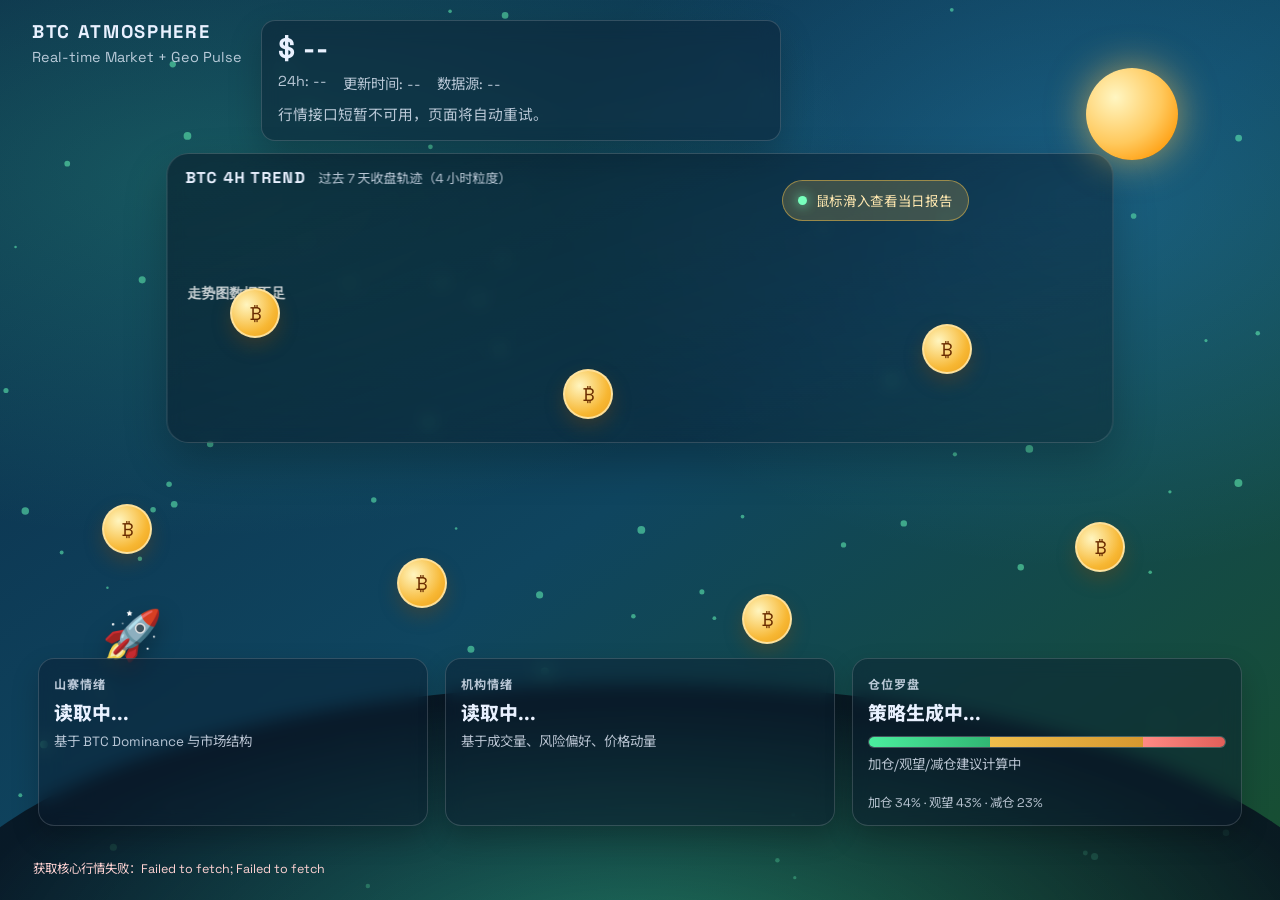
<file: backup-20260303-211559/index - 副本.html>
﻿
<!doctype html>
<html lang="zh-CN">
<head>
  <meta charset="UTF-8" />
  <meta name="viewport" content="width=device-width, initial-scale=1.0" />
  <title>BTC Atmosphere Live</title>
  <style>
    @import url("https://fonts.googleapis.com/css2?family=Space+Grotesk:wght@400;500;700&family=Noto+Sans+SC:wght@400;500;700;900&display=swap");

    :root {
      --ink: #e9f1ff;
      --ink-soft: rgba(233, 241, 255, 0.78);
      --glass: rgba(10, 26, 45, 0.44);
      --glass-strong: rgba(8, 18, 32, 0.68);
      --line: rgba(255, 255, 255, 0.16);
      --bull: #46da8d;
      --bear: #ff6a63;
      --accent: #f8c34a;
      --aura1: #0b2b48;
      --aura2: #0f455f;
      --aura3: #184f2f;
    }

    * {
      box-sizing: border-box;
    }

    html,
    body {
      width: 100%;
      height: 100%;
      margin: 0;
    }

    body {
      font-family: "Space Grotesk", "Noto Sans SC", sans-serif;
      color: var(--ink);
      overflow: hidden;
      background:
        radial-gradient(1200px 640px at 15% 20%, rgba(60, 217, 154, 0.22), transparent 56%),
        radial-gradient(920px 640px at 85% 22%, rgba(61, 185, 255, 0.22), transparent 58%),
        linear-gradient(145deg, var(--aura1), var(--aura2) 52%, var(--aura3));
      transition: background 420ms ease;
    }

    body.mood-bear {
      --ink: #ffeef0;
      --ink-soft: rgba(255, 238, 240, 0.76);
      --glass: rgba(36, 10, 20, 0.46);
      --glass-strong: rgba(28, 8, 16, 0.7);
      --line: rgba(255, 194, 194, 0.2);
      background:
        radial-gradient(1000px 620px at 12% 20%, rgba(255, 107, 99, 0.23), transparent 56%),
        radial-gradient(980px 640px at 88% 18%, rgba(255, 143, 49, 0.24), transparent 58%),
        linear-gradient(145deg, #2d1020, #4a1126 52%, #261116);
    }

    .fx-canvas {
      position: fixed;
      inset: 0;
      z-index: 0;
      width: 100%;
      height: 100%;
    }

    .stage {
      position: relative;
      z-index: 2;
      width: 100vw;
      height: 100vh;
      overflow: hidden;
      padding: 2.2vh 2.5vw;
    }

    .stage::before {
      content: "";
      position: absolute;
      left: -6vw;
      right: -6vw;
      bottom: -34vh;
      height: 58vh;
      border-radius: 50%;
      background: radial-gradient(ellipse at center, rgba(67, 240, 165, 0.22), rgba(8, 20, 32, 0.88) 68%);
      z-index: -1;
      transition: background 400ms ease;
    }

    body.mood-bear .stage::before {
      background: radial-gradient(ellipse at center, rgba(255, 106, 99, 0.24), rgba(20, 8, 12, 0.9) 70%);
    }

    .hud {
      position: absolute;
      left: 2.5vw;
      top: 2.2vh;
      display: flex;
      align-items: flex-start;
      gap: 1.2rem;
      flex-wrap: wrap;
      max-width: min(70vw, 920px);
    }

    .brand {
      display: grid;
      gap: 0.35rem;
    }

    .brand strong {
      font-size: clamp(1.15rem, 1.35vw, 1.62rem);
      letter-spacing: 0.09em;
      text-transform: uppercase;
    }

    .brand span {
      color: var(--ink-soft);
      font-size: 0.9rem;
    }

    .ticker-box {
      padding: 0.85rem 1rem 0.95rem;
      border-radius: 14px;
      background: var(--glass);
      border: 1px solid var(--line);
      backdrop-filter: blur(10px);
      min-width: min(46vw, 520px);
      box-shadow: 0 14px 34px rgba(0, 0, 0, 0.2);
    }

    .price {
      font-size: clamp(1.35rem, 2.2vw, 2.35rem);
      line-height: 1.05;
      font-weight: 800;
      letter-spacing: 0.03em;
      font-variant-numeric: tabular-nums;
    }

    .meta {
      margin-top: 0.5rem;
      display: flex;
      gap: 1rem;
      flex-wrap: wrap;
      font-size: 0.9rem;
      color: var(--ink-soft);
    }

    .pill {
      align-self: center;
      padding: 0.5rem 0.9rem;
      border-radius: 999px;
      font-size: 0.82rem;
      letter-spacing: 0.08em;
      font-weight: 700;
      border: 1px solid transparent;
      text-transform: uppercase;
    }

    .pill.bull {
      color: #062112;
      background: linear-gradient(100deg, #65f0ab, #3bdd8a);
      border-color: rgba(255, 255, 255, 0.3);
    }

    .pill.bear {
      color: #3a0808;
      background: linear-gradient(100deg, #ff8681, #ff6258);
      border-color: rgba(255, 255, 255, 0.26);
    }

    .mood-line {
      margin-top: 0.65rem;
      font-size: 0.92rem;
      color: var(--ink-soft);
    }

    .chart-shell {
      position: absolute;
      left: 50%;
      top: 17vh;
      transform: translateX(-50%);
      width: min(74vw, 1020px);
      height: min(34vh, 290px);
      border-radius: 22px;
      background: linear-gradient(160deg, rgba(7, 23, 38, 0.58), rgba(7, 18, 30, 0.32));
      border: 1px solid var(--line);
      backdrop-filter: blur(8px);
      box-shadow: 0 18px 44px rgba(0, 0, 0, 0.24);
      overflow: hidden;
      pointer-events: none;
    }

    .chart-head {
      position: absolute;
      left: 1.1rem;
      top: 0.9rem;
      display: flex;
      align-items: baseline;
      gap: 0.75rem;
      z-index: 2;
    }

    .chart-head strong {
      font-size: 0.98rem;
      letter-spacing: 0.08em;
      text-transform: uppercase;
    }

    .chart-head span {
      font-size: 0.82rem;
      color: var(--ink-soft);
    }

    .chart-canvas {
      position: absolute;
      inset: 0;
      width: 100%;
      height: 100%;
    }
    .nodes {
      position: absolute;
      left: 3vw;
      right: 3vw;
      bottom: 8.2vh;
      display: grid;
      grid-template-columns: repeat(3, minmax(160px, 1fr));
      gap: 1.05rem;
      z-index: 3;
    }

    .signal-node {
      position: relative;
      padding: 1rem 0.95rem 0.92rem;
      border-radius: 16px;
      background: var(--glass);
      border: 1px solid var(--line);
      backdrop-filter: blur(9px);
      box-shadow: 0 12px 28px rgba(0, 0, 0, 0.2);
      transform: perspective(640px) rotateX(var(--rx, 0deg)) rotateY(var(--ry, 0deg));
      transition: transform 120ms linear, border-color 260ms ease, box-shadow 260ms ease;
    }

    .signal-node::after {
      content: "";
      position: absolute;
      inset: 0;
      border-radius: inherit;
      background: radial-gradient(circle at var(--lx, 50%) var(--ly, 50%), rgba(255, 255, 255, 0.22), transparent 50%);
      opacity: 0;
      transition: opacity 220ms ease;
      pointer-events: none;
    }

    .signal-node:hover {
      border-color: rgba(255, 255, 255, 0.38);
      box-shadow: 0 16px 30px rgba(0, 0, 0, 0.26);
    }

    .signal-node:hover::after {
      opacity: 1;
    }

    .node-title {
      text-transform: uppercase;
      letter-spacing: 0.09em;
      font-weight: 700;
      font-size: 0.76rem;
      color: var(--ink-soft);
    }

    .node-value {
      margin-top: 0.58rem;
      font-size: 1.18rem;
      font-weight: 800;
      line-height: 1.22;
    }

    .node-sub {
      margin-top: 0.48rem;
      font-size: 0.84rem;
      color: var(--ink-soft);
      line-height: 1.36;
      min-height: 2.2em;
    }

    .allocation {
      margin-top: 0.7rem;
      height: 12px;
      width: 100%;
      border-radius: 999px;
      overflow: hidden;
      border: 1px solid rgba(255, 255, 255, 0.18);
      display: flex;
      background: rgba(255, 255, 255, 0.08);
    }

    .seg {
      height: 100%;
      transition: width 340ms ease;
    }

    .seg.add {
      background: linear-gradient(90deg, #4bee9e, #31b673);
      width: 34%;
    }

    .seg.hold {
      background: linear-gradient(90deg, #f0be4b, #d7982f);
      width: 43%;
    }

    .seg.trim {
      background: linear-gradient(90deg, #ff8a84, #e15f59);
      width: 23%;
    }

    .alloc-label {
      margin-top: 0.44rem;
      font-size: 0.78rem;
      color: var(--ink-soft);
    }

    .brief-zone {
      position: absolute;
      right: 3vw;
      top: 20vh;
      z-index: 4;
    }

    .brief-trigger {
      all: unset;
      cursor: pointer;
      display: inline-flex;
      align-items: center;
      gap: 0.55rem;
      padding: 0.58rem 0.95rem;
      border-radius: 999px;
      background: rgba(248, 195, 74, 0.2);
      border: 1px solid rgba(248, 195, 74, 0.5);
      color: #ffe8b0;
      font-size: 0.84rem;
      letter-spacing: 0.05em;
      box-shadow: 0 0 0 rgba(248, 195, 74, 0.32);
      animation: pulse 2.2s ease-in-out infinite;
    }

    .brief-trigger .geo-dot {
      width: 9px;
      height: 9px;
      border-radius: 50%;
      background: #78ffbd;
      box-shadow: 0 0 12px rgba(120, 255, 189, 0.9);
      transition: background 260ms ease, box-shadow 260ms ease;
    }

    .report-card {
      margin-top: 0.75rem;
      width: min(36vw, 460px);
      max-height: min(66vh, 620px);
      overflow: auto;
      border-radius: 16px;
      padding: 0.95rem 1rem 1rem;
      background: var(--glass-strong);
      border: 1px solid var(--line);
      box-shadow: 0 16px 40px rgba(0, 0, 0, 0.3);
      opacity: 0;
      transform: translateY(6px) scale(0.98);
      pointer-events: none;
      transition: opacity 200ms ease, transform 220ms ease;
    }

    .brief-zone:hover .report-card,
    .brief-zone.open .report-card {
      opacity: 1;
      transform: translateY(0) scale(1);
      pointer-events: auto;
    }

    .report-card h2 {
      margin: 0;
      font-size: 1rem;
      letter-spacing: 0.06em;
      text-transform: uppercase;
    }

    .report-content {
      margin-top: 0.7rem;
      white-space: pre-line;
      line-height: 1.55;
      font-size: 0.88rem;
      color: var(--ink);
    }

    .headlines {
      margin-top: 0.8rem;
      display: grid;
      gap: 0.44rem;
    }

    .headlines a {
      display: block;
      color: #9fe4ff;
      text-decoration: none;
      font-size: 0.81rem;
      line-height: 1.35;
    }

    .headlines a:hover {
      color: #c7f2ff;
      text-decoration: underline;
    }

    .decor {
      position: absolute;
      pointer-events: none;
      z-index: 1;
    }

    .sun {
      top: 7.5vh;
      right: 8vw;
      width: 92px;
      height: 92px;
      border-radius: 50%;
      background: radial-gradient(circle at 32% 32%, #fff6c2, #ffc95d 52%, #ff9b0a 84%);
      box-shadow: 0 0 38px rgba(255, 196, 80, 0.62);
      opacity: 1;
      transition: opacity 320ms ease;
    }

    .moon {
      top: 7.5vh;
      right: 8vw;
      width: 88px;
      height: 88px;
      border-radius: 50%;
      background: radial-gradient(circle at 28% 28%, #f9fbff, #b1b8c8 73%);
      box-shadow: 0 0 25px rgba(197, 205, 223, 0.5);
      opacity: 0;
      transition: opacity 320ms ease;
    }

    body.mood-bear .sun {
      opacity: 0;
    }

    body.mood-bear .moon {
      opacity: 1;
    }

    .rocket,
    .bear {
      position: absolute;
      pointer-events: none;
      filter: drop-shadow(0 10px 12px rgba(0, 0, 0, 0.32));
      z-index: 2;
    }

    .rocket {
      left: 8vw;
      bottom: 26vh;
      font-size: clamp(2.3rem, 3.8vw, 3.7rem);
      opacity: 1;
      animation: launch 5.2s linear infinite;
      transition: opacity 280ms ease;
    }

    body.mood-bear .rocket {
      opacity: 0;
      animation: none;
    }

    .bear {
      right: 14vw;
      bottom: 22vh;
      font-size: clamp(2.4rem, 4.1vw, 4rem);
      opacity: 0;
      transition: opacity 280ms ease;
      animation: sway 1.8s ease-in-out infinite;
    }

    body.mood-bear .bear {
      opacity: 1;
    }
    .coins {
      position: absolute;
      inset: 0;
      pointer-events: none;
      z-index: 1;
    }

    .coin {
      position: absolute;
      width: 50px;
      height: 50px;
      border-radius: 50%;
      display: grid;
      place-items: center;
      font-size: 1.15rem;
      color: #6a2c01;
      background: radial-gradient(circle at 32% 32%, #fff5bf, #f7b733 64%, #ea9f1c);
      border: 2px solid rgba(255, 231, 168, 0.85);
      box-shadow: 0 8px 18px rgba(123, 73, 14, 0.35);
      transform: translate3d(0, 0, 0);
      animation: bob var(--dur, 3.4s) ease-in-out infinite;
      animation-delay: var(--delay, 0s);
      transition: filter 250ms ease, opacity 250ms ease;
    }

    body.mood-bear .coin {
      filter: grayscale(0.64) brightness(0.86);
      opacity: 0.75;
    }

    .footnote {
      position: absolute;
      left: 2.6vw;
      bottom: 2.6vh;
      font-size: 0.78rem;
      color: var(--ink-soft);
      max-width: min(60vw, 780px);
    }

    .error-tip {
      color: #ffd3d3;
    }

    @keyframes pulse {
      0%,
      100% {
        box-shadow: 0 0 0 rgba(248, 195, 74, 0.32);
      }
      50% {
        box-shadow: 0 0 20px rgba(248, 195, 74, 0.26);
      }
    }

    @keyframes launch {
      0% {
        transform: translate(0, 0) rotate(-10deg);
      }
      100% {
        transform: translate(58vw, -32vh) rotate(14deg);
      }
    }

    @keyframes sway {
      0%,
      100% {
        transform: rotate(-2deg);
      }
      50% {
        transform: rotate(2deg);
      }
    }

    @keyframes bob {
      0%,
      100% {
        transform: translateY(0);
      }
      50% {
        transform: translateY(-18px);
      }
    }

    @media (max-width: 980px) {
      .chart-shell {
        width: 92vw;
        top: 15vh;
      }

      .nodes {
        grid-template-columns: 1fr;
        left: 2.6vw;
        right: 2.6vw;
        bottom: 7.5vh;
        gap: 0.7rem;
      }

      .brief-zone {
        right: 2.6vw;
        top: auto;
        bottom: 33vh;
      }

      .report-card {
        width: min(90vw, 460px);
        max-height: 42vh;
      }

      .hud {
        max-width: 92vw;
      }

      .ticker-box {
        min-width: 70vw;
      }
    }

    @media (max-width: 640px) {
      .ticker-box {
        min-width: 92vw;
      }

      .hud {
        left: 2vw;
        top: 1.4vh;
      }

      .chart-shell {
        top: 20vh;
        height: 25vh;
      }

      .brief-zone {
        bottom: 43vh;
      }

      .footnote {
        max-width: 92vw;
        left: 2vw;
        font-size: 0.72rem;
      }
    }
  </style>
</head>
<body class="mood-bull">
  <canvas id="fxCanvas" class="fx-canvas"></canvas>

  <main class="stage">
    <header class="hud">
      <div class="brand">
        <strong>BTC Atmosphere</strong>
        <span>Real-time Market + Geo Pulse</span>
      </div>

      <div class="ticker-box">
        <div id="price" class="price">$ --</div>
        <div class="meta">
          <span id="change24h">24h: --</span>
          <span id="updatedAt">更新时间: --</span>
          <span id="dataSource">数据源: --</span>
        </div>
        <div id="moodLine" class="mood-line">正在连接实时行情...</div>
      </div>

      <div id="sentimentBadge" class="pill bull">加载中</div>
    </header>

    <section class="chart-shell" aria-label="Bitcoin 4小时走势图">
      <div class="chart-head">
        <strong>BTC 4H TREND</strong>
        <span id="chartCaption">过去 7 天收盘轨迹（4 小时粒度）</span>
      </div>
      <canvas id="chartCanvas" class="chart-canvas"></canvas>
    </section>

    <section class="brief-zone" id="briefZone">
      <button id="briefTrigger" class="brief-trigger" type="button">
        <span class="geo-dot" id="geoDot"></span>
        鼠标滑入查看当日报告
      </button>
      <article class="report-card" id="reportCard">
        <h2>今日市场报告</h2>
        <div id="reportContent" class="report-content">报告生成中...</div>
        <div id="reportHeadlines" class="headlines"></div>
      </article>
    </section>

    <section class="nodes">
      <article class="signal-node" id="altNode">
        <div class="node-title">山寨情绪</div>
        <div id="altValue" class="node-value">读取中...</div>
        <div id="altSub" class="node-sub">基于 BTC Dominance 与市场结构</div>
      </article>

      <article class="signal-node" id="instNode">
        <div class="node-title">机构情绪</div>
        <div id="instValue" class="node-value">读取中...</div>
        <div id="instSub" class="node-sub">基于成交量、风险偏好、价格动量</div>
      </article>

      <article class="signal-node" id="actionNode">
        <div class="node-title">仓位罗盘</div>
        <div id="actionValue" class="node-value">策略生成中...</div>
        <div class="allocation">
          <span id="segAdd" class="seg add"></span>
          <span id="segHold" class="seg hold"></span>
          <span id="segTrim" class="seg trim"></span>
        </div>
        <div id="actionSub" class="node-sub">加仓/观望/减仓建议计算中</div>
        <div id="allocLabel" class="alloc-label">加仓 34% · 观望 43% · 减仓 23%</div>
      </article>
    </section>

    <div class="decor sun"></div>
    <div class="decor moon"></div>
    <div class="rocket">🚀</div>
    <div class="bear">🐻</div>

    <div id="coinLayer" class="coins">
      <div class="coin" data-x="8" data-y="56" data-depth="20" style="--dur:3.2s;--delay:0.1s;">₿</div>
      <div class="coin" data-x="18" data-y="32" data-depth="34" style="--dur:3.8s;--delay:0.4s;">₿</div>
      <div class="coin" data-x="31" data-y="62" data-depth="16" style="--dur:3.5s;--delay:0.8s;">₿</div>
      <div class="coin" data-x="44" data-y="41" data-depth="30" style="--dur:4.1s;--delay:0.2s;">₿</div>
      <div class="coin" data-x="58" data-y="66" data-depth="12" style="--dur:3.6s;--delay:0.6s;">₿</div>
      <div class="coin" data-x="72" data-y="36" data-depth="28" style="--dur:3.7s;--delay:0.3s;">₿</div>
      <div class="coin" data-x="84" data-y="58" data-depth="14" style="--dur:3.9s;--delay:0.7s;">₿</div>
    </div>

    <div id="footnote" class="footnote">
      提示：地缘政治摘要会抓取当日公开新闻标题进行关键词风险评估。滑入右侧胶囊可查看日报全文。
    </div>
  </main>

  <script>
    const REFRESH_MS = 60000;
    const CHART_POINTS = 42;
    const numberFmt = new Intl.NumberFormat("en-US", { maximumFractionDigits: 2 });
    const pctFmt = new Intl.NumberFormat("en-US", { minimumFractionDigits: 2, maximumFractionDigits: 2 });
    const compactFmt = new Intl.NumberFormat("en-US", { notation: "compact", maximumFractionDigits: 2 });

    const els = {
      body: document.body,
      price: document.getElementById("price"),
      change24h: document.getElementById("change24h"),
      updatedAt: document.getElementById("updatedAt"),
      dataSource: document.getElementById("dataSource"),
      moodLine: document.getElementById("moodLine"),
      badge: document.getElementById("sentimentBadge"),
      chartCanvas: document.getElementById("chartCanvas"),
      chartCaption: document.getElementById("chartCaption"),
      reportContent: document.getElementById("reportContent"),
      reportHeadlines: document.getElementById("reportHeadlines"),
      briefZone: document.getElementById("briefZone"),
      briefTrigger: document.getElementById("briefTrigger"),
      geoDot: document.getElementById("geoDot"),
      altValue: document.getElementById("altValue"),
      altSub: document.getElementById("altSub"),
      instValue: document.getElementById("instValue"),
      instSub: document.getElementById("instSub"),
      actionValue: document.getElementById("actionValue"),
      actionSub: document.getElementById("actionSub"),
      allocLabel: document.getElementById("allocLabel"),
      segAdd: document.getElementById("segAdd"),
      segHold: document.getElementById("segHold"),
      segTrim: document.getElementById("segTrim"),
      footnote: document.getElementById("footnote"),
      fxCanvas: document.getElementById("fxCanvas"),
      coinLayer: document.getElementById("coinLayer")
    };

    const sceneState = {
      changePct: 0,
      mood: "bull",
      geoRisk: 0
    };
    let latestChartPoints = [];

    const mouse = {
      x: window.innerWidth * 0.5,
      y: window.innerHeight * 0.5,
      active: false
    };
    function toLocalTime(ts) {
      return new Date(ts).toLocaleString("zh-CN", { hour12: false });
    }

    function clamp(val, min, max) {
      return Math.max(min, Math.min(max, val));
    }

    function escapeHtml(str) {
      return str
        .replaceAll("&", "&amp;")
        .replaceAll("<", "&lt;")
        .replaceAll(">", "&gt;")
        .replaceAll('"', "&quot;");
    }

    async function fetchJson(url) {
      const res = await fetch(url, { cache: "no-store" });
      if (!res.ok) throw new Error(`HTTP ${res.status}`);
      return await res.json();
    }

    async function fetchTickerBinance() {
      const data = await fetchJson("https://api.binance.com/api/v3/ticker/24hr?symbol=BTCUSDT");
      const price = Number(data.lastPrice);
      const changePct = Number(data.priceChangePercent);
      const volumeUsd = Number(data.quoteVolume);
      if (!Number.isFinite(price) || !Number.isFinite(changePct)) {
        throw new Error("Binance payload invalid");
      }
      return {
        price,
        changePct,
        volumeUsd: Number.isFinite(volumeUsd) ? volumeUsd : NaN,
        source: "Binance"
      };
    }

    async function fetchTickerCoinGecko() {
      const list = await fetchJson("https://api.coingecko.com/api/v3/coins/markets?vs_currency=usd&ids=bitcoin&price_change_percentage=24h");
      const btc = Array.isArray(list) ? list[0] : null;
      if (!btc) throw new Error("CoinGecko payload invalid");
      const price = Number(btc.current_price);
      const changePct = Number(btc.price_change_percentage_24h);
      const volumeUsd = Number(btc.total_volume);
      if (!Number.isFinite(price) || !Number.isFinite(changePct)) {
        throw new Error("CoinGecko fields invalid");
      }
      return {
        price,
        changePct,
        volumeUsd: Number.isFinite(volumeUsd) ? volumeUsd : NaN,
        source: "CoinGecko"
      };
    }

    async function fetchTicker() {
      try {
        return await fetchTickerBinance();
      } catch (e1) {
        try {
          return await fetchTickerCoinGecko();
        } catch (e2) {
          throw new Error(`${e1.message}; ${e2.message}`);
        }
      }
    }

    async function fetchChartBinance() {
      const rows = await fetchJson(`https://api.binance.com/api/v3/klines?symbol=BTCUSDT&interval=4h&limit=${CHART_POINTS}`);
      if (!Array.isArray(rows)) throw new Error("Klines payload invalid");
      const points = rows.map((r) => ({
        t: Number(r[0]),
        p: Number(r[4])
      })).filter((p) => Number.isFinite(p.t) && Number.isFinite(p.p));
      if (points.length < 8) throw new Error("Insufficient klines");
      return { points, source: "Binance 4h" };
    }

    async function fetchChartCoinGecko() {
      const data = await fetchJson("https://api.coingecko.com/api/v3/coins/bitcoin/market_chart?vs_currency=usd&days=7&interval=hourly");
      const prices = Array.isArray(data.prices) ? data.prices : [];
      const sampled = prices
        .filter((_, idx) => idx % 4 === 0)
        .slice(-CHART_POINTS)
        .map((item) => ({ t: Number(item[0]), p: Number(item[1]) }))
        .filter((p) => Number.isFinite(p.t) && Number.isFinite(p.p));
      if (sampled.length < 8) throw new Error("Insufficient sampled prices");
      return { points: sampled, source: "CoinGecko sampled 4h" };
    }

    async function fetchChartData() {
      try {
        return await fetchChartBinance();
      } catch (e1) {
        try {
          return await fetchChartCoinGecko();
        } catch (e2) {
          throw new Error(`${e1.message}; ${e2.message}`);
        }
      }
    }

    async function fetchFearGreed() {
      const data = await fetchJson("https://api.alternative.me/fng/?limit=1&format=json");
      const item = data?.data?.[0];
      if (!item) throw new Error("FearGreed payload invalid");
      const value = Number(item.value);
      if (!Number.isFinite(value)) throw new Error("FearGreed value invalid");
      return {
        value,
        classification: item.value_classification || "Unknown"
      };
    }

    async function fetchGlobalData() {
      const data = await fetchJson("https://api.coingecko.com/api/v3/global");
      const d = data?.data;
      if (!d) throw new Error("Global payload invalid");
      const btcDominance = Number(d?.market_cap_percentage?.btc);
      const totalMarketCapUsd = Number(d?.total_market_cap?.usd);
      return {
        btcDominance: Number.isFinite(btcDominance) ? btcDominance : NaN,
        totalMarketCapUsd: Number.isFinite(totalMarketCapUsd) ? totalMarketCapUsd : NaN
      };
    }

    async function fetchGeoNews() {
      const query = encodeURIComponent("(geopolitics OR war OR sanctions OR tariff OR oil supply OR conflict)");
      const url = `https://api.gdeltproject.org/api/v2/doc/doc?query=${query}&mode=ArtList&maxrecords=6&format=json&sort=DateDesc`;
      const data = await fetchJson(url);
      const articles = Array.isArray(data.articles) ? data.articles : [];
      return articles
        .map((a) => ({
          title: (a.title || "").trim(),
          url: (a.url || "").trim(),
          source: (a.sourcecommonname || a.domain || "News").trim()
        }))
        .filter((a) => a.title && a.url);
    }

    function evaluateGeoRisk(headlines) {
      const riskWords = ["war", "conflict", "sanction", "tariff", "attack", "missile", "tension", "embargo", "strike", "crisis"];
      const easeWords = ["ceasefire", "deal", "agreement", "talks", "summit", "truce", "negotiation"];
      let score = 0;

      for (const item of headlines) {
        const text = item.title.toLowerCase();
        for (const word of riskWords) {
          if (text.includes(word)) score += 1.9;
        }
        for (const word of easeWords) {
          if (text.includes(word)) score -= 1.2;
        }
      }

      score = clamp(score, 0, 20);
      const tone = score >= 11 ? "高压偏紧" : score >= 5 ? "中性偏紧" : "相对平稳";
      return { score, tone };
    }

    function deriveAltSentiment(changePct, btcDominance) {
      let score = changePct * 1.35;
      if (Number.isFinite(btcDominance)) {
        score += (50 - btcDominance) * 0.95;
      }

      if (score >= 16) {
        return {
          label: "山寨热度升温",
          detail: "资金有扩散迹象，题材轮动偏活跃。",
          score
        };
      }
      if (score >= 5) {
        return {
          label: "山寨结构分化",
          detail: "强势币种更集中，追高需控制节奏。",
          score
        };
      }
      return {
        label: "山寨偏防守",
        detail: "主流币主导，山寨弹性不足。",
        score
      };
    }

    function deriveInstitutionSentiment(changePct, volumeUsd, fearGreedValue) {
      const volB = Number.isFinite(volumeUsd) ? volumeUsd / 1e9 : 0;
      let score = changePct * 1.5 + (volB - 30) * 0.42;
      if (Number.isFinite(fearGreedValue)) {
        score += (fearGreedValue - 50) * 0.35;
      }

      if (score >= 18) {
        return {
          label: "机构风险偏好增强",
          detail: "量能配合较好，趋势资金在场。",
          score
        };
      }
      if (score >= 6) {
        return {
          label: "机构中性偏多",
          detail: "有配置动作，但仍偏审慎。",
          score
        };
      }
      return {
        label: "机构偏谨慎",
        detail: "以防守与轮动为主，追击意愿较弱。",
        score
      };
    }
    function deriveActionPlan(changePct, altScore, instScore, geoRisk) {
      const total = changePct * 1.4 + altScore * 0.55 + instScore * 0.45 - geoRisk * 1.1;
      let add = 34;
      let hold = 43;
      let trim = 23;
      let summary = "中性均衡仓位";
      let detail = "建议分层执行，避免一次性重仓。";

      if (total >= 22) {
        add = 58;
        hold = 30;
        trim = 12;
        summary = "偏进攻：分批加仓";
        detail = "优先顺势品种，设置移动止盈。";
      } else if (total >= 10) {
        add = 46;
        hold = 38;
        trim = 16;
        summary = "温和进攻：轻度加仓";
        detail = "聚焦龙头，控制单笔风险敞口。";
      } else if (total <= -8) {
        add = 16;
        hold = 38;
        trim = 46;
        summary = "防守模式：减仓为先";
        detail = "先降杠杆，保留现金等待明确信号。";
      } else if (total <= 2) {
        add = 24;
        hold = 48;
        trim = 28;
        summary = "观望模式：偏防守";
        detail = "等待波动收敛再做方向选择。";
      }

      return { total, add, hold, trim, summary, detail };
    }

    function updateMoodUI(snapshot) {
      const { price, changePct, source } = snapshot;
      const mood = changePct >= 0 ? "bull" : "bear";
      sceneState.changePct = changePct;
      sceneState.mood = mood;

      els.body.classList.toggle("mood-bear", mood === "bear");
      els.price.textContent = `$ ${numberFmt.format(price)}`;
      els.change24h.textContent = `24h: ${changePct >= 0 ? "+" : ""}${pctFmt.format(changePct)}%`;
      els.updatedAt.textContent = `更新时间: ${toLocalTime(Date.now())}`;
      els.dataSource.textContent = `数据源: ${source}`;

      if (mood === "bull") {
        els.badge.className = "pill bull";
        els.badge.textContent = "BULLISH";
        els.moodLine.textContent = "市场情绪偏乐观，画面进入上行动能场景。";
      } else {
        els.badge.className = "pill bear";
        els.badge.textContent = "CAUTIOUS";
        els.moodLine.textContent = "市场情绪偏谨慎，画面切换为防守观察场景。";
      }
    }

    function updateSignalNodes(altSig, instSig, actionPlan) {
      els.altValue.textContent = altSig.label;
      els.altSub.textContent = altSig.detail;

      els.instValue.textContent = instSig.label;
      els.instSub.textContent = instSig.detail;

      els.actionValue.textContent = actionPlan.summary;
      els.actionSub.textContent = actionPlan.detail;
      els.allocLabel.textContent = `加仓 ${actionPlan.add}% · 观望 ${actionPlan.hold}% · 减仓 ${actionPlan.trim}%`;

      els.segAdd.style.width = `${actionPlan.add}%`;
      els.segHold.style.width = `${actionPlan.hold}%`;
      els.segTrim.style.width = `${actionPlan.trim}%`;
    }

    function updateGeoDot(geoRisk) {
      sceneState.geoRisk = geoRisk;
      if (geoRisk >= 11) {
        els.geoDot.style.background = "#ff766f";
        els.geoDot.style.boxShadow = "0 0 12px rgba(255,118,111,0.9)";
      } else if (geoRisk >= 5) {
        els.geoDot.style.background = "#ffc168";
        els.geoDot.style.boxShadow = "0 0 12px rgba(255,193,104,0.9)";
      } else {
        els.geoDot.style.background = "#78ffbd";
        els.geoDot.style.boxShadow = "0 0 12px rgba(120,255,189,0.9)";
      }
    }

    function buildReportText(payload) {
      const { snapshot, fearGreed, globalData, geoTone, actionPlan, altSig, instSig } = payload;
      const dateText = new Date().toLocaleDateString("zh-CN");
      const changeText = `${snapshot.changePct >= 0 ? "+" : ""}${pctFmt.format(snapshot.changePct)}%`;
      const fngText = fearGreed
        ? `${fearGreed.value} (${fearGreed.classification})`
        : "暂无可用数据";
      const domText = Number.isFinite(globalData?.btcDominance)
        ? `${pctFmt.format(globalData.btcDominance)}%`
        : "暂无可用数据";
      const capText = Number.isFinite(globalData?.totalMarketCapUsd)
        ? `$${compactFmt.format(globalData.totalMarketCapUsd)}`
        : "暂无可用数据";

      return [
        `日期：${dateText}`,
        `BTC 当日变动：${changeText}，现价 $${numberFmt.format(snapshot.price)}。`,
        `市场情绪：恐慌贪婪指数 ${fngText}，总市值约 ${capText}，BTC Dominance ${domText}。`,
        `结构判断：${altSig.label}；${instSig.label}。`,
        `地缘政治：风险温度 ${geoTone.tone}（评分 ${geoTone.score.toFixed(1)}/20）。`,
        `策略建议：${actionPlan.summary}，仓位建议为 加仓 ${actionPlan.add}% / 观望 ${actionPlan.hold}% / 减仓 ${actionPlan.trim}%。`,
        `执行提示：${actionPlan.detail}`
      ].join("\n");
    }

    function renderHeadlines(headlines) {
      if (!headlines.length) {
        els.reportHeadlines.innerHTML = "<span class='error-tip'>未获取到地缘新闻标题，已使用市场数据生成报告。</span>";
        return;
      }

      const rows = headlines.slice(0, 4).map((h) => {
        const title = escapeHtml(h.title);
        const source = escapeHtml(h.source || "News");
        const url = escapeHtml(h.url);
        return `<a href="${url}" target="_blank" rel="noopener noreferrer">[${source}] ${title}</a>`;
      });
      els.reportHeadlines.innerHTML = rows.join("");
    }

    function drawChart(points) {
      const canvas = els.chartCanvas;
      const rect = canvas.getBoundingClientRect();
      if (rect.width < 10 || rect.height < 10) return;

      const dpr = Math.min(2, window.devicePixelRatio || 1);
      canvas.width = Math.floor(rect.width * dpr);
      canvas.height = Math.floor(rect.height * dpr);
      const ctx = canvas.getContext("2d");
      ctx.setTransform(dpr, 0, 0, dpr, 0, 0);
      ctx.clearRect(0, 0, rect.width, rect.height);

      if (!points || points.length < 2) {
        ctx.fillStyle = "rgba(255,255,255,0.78)";
        ctx.font = "600 14px Space Grotesk, Noto Sans SC, sans-serif";
        ctx.fillText("走势图数据不足", 20, rect.height / 2);
        return;
      }

      const padL = 30;
      const padR = 18;
      const padT = 32;
      const padB = 24;
      const w = rect.width - padL - padR;
      const h = rect.height - padT - padB;

      const prices = points.map((p) => p.p);
      const min = Math.min(...prices);
      const max = Math.max(...prices);
      const span = Math.max(1, max - min);

      const moodBull = sceneState.mood === "bull";
      const lineColor = moodBull ? "#66f5b1" : "#ff8d84";
      const fillA = moodBull ? "rgba(77, 223, 148, 0.32)" : "rgba(255, 109, 105, 0.3)";
      const fillB = moodBull ? "rgba(77, 223, 148, 0.02)" : "rgba(255, 109, 105, 0.02)";

      ctx.strokeStyle = "rgba(255,255,255,0.14)";
      ctx.lineWidth = 1;
      for (let i = 0; i <= 4; i += 1) {
        const y = padT + (h / 4) * i;
        ctx.beginPath();
        ctx.moveTo(padL, y);
        ctx.lineTo(rect.width - padR, y);
        ctx.stroke();
      }

      const coords = points.map((point, idx) => {
        const x = padL + (idx / (points.length - 1)) * w;
        const y = padT + ((max - point.p) / span) * h;
        return { x, y };
      });

      const grad = ctx.createLinearGradient(0, padT, 0, rect.height - padB);
      grad.addColorStop(0, fillA);
      grad.addColorStop(1, fillB);

      ctx.beginPath();
      ctx.moveTo(coords[0].x, rect.height - padB);
      for (const c of coords) {
        ctx.lineTo(c.x, c.y);
      }
      ctx.lineTo(coords[coords.length - 1].x, rect.height - padB);
      ctx.closePath();
      ctx.fillStyle = grad;
      ctx.fill();

      ctx.beginPath();
      for (let i = 0; i < coords.length; i += 1) {
        const c = coords[i];
        if (i === 0) ctx.moveTo(c.x, c.y);
        else ctx.lineTo(c.x, c.y);
      }
      ctx.strokeStyle = lineColor;
      ctx.lineWidth = 2.2;
      ctx.stroke();

      const last = coords[coords.length - 1];
      ctx.beginPath();
      ctx.arc(last.x, last.y, 4.2, 0, Math.PI * 2);
      ctx.fillStyle = lineColor;
      ctx.fill();

      ctx.fillStyle = "rgba(255,255,255,0.88)";
      ctx.font = "600 12px Space Grotesk, Noto Sans SC, sans-serif";
      ctx.fillText(`High $${numberFmt.format(max)}`, padL, 16);
      ctx.fillText(`Low $${numberFmt.format(min)}`, rect.width - 120, 16);
    }
    function bindNodeTilt() {
      const nodes = document.querySelectorAll(".signal-node");
      nodes.forEach((node) => {
        node.addEventListener("pointermove", (ev) => {
          const rect = node.getBoundingClientRect();
          const px = (ev.clientX - rect.left) / rect.width;
          const py = (ev.clientY - rect.top) / rect.height;
          const rx = (0.5 - py) * 7;
          const ry = (px - 0.5) * 8;
          node.style.setProperty("--rx", `${rx.toFixed(2)}deg`);
          node.style.setProperty("--ry", `${ry.toFixed(2)}deg`);
          node.style.setProperty("--lx", `${(px * 100).toFixed(1)}%`);
          node.style.setProperty("--ly", `${(py * 100).toFixed(1)}%`);
        });

        node.addEventListener("pointerleave", () => {
          node.style.setProperty("--rx", "0deg");
          node.style.setProperty("--ry", "0deg");
          node.style.setProperty("--lx", "50%");
          node.style.setProperty("--ly", "50%");
        });
      });
    }

    function bindReportToggle() {
      els.briefTrigger.addEventListener("click", (ev) => {
        ev.stopPropagation();
        els.briefZone.classList.toggle("open");
      });
      document.addEventListener("click", (ev) => {
        if (!els.briefZone.contains(ev.target)) {
          els.briefZone.classList.remove("open");
        }
      });
    }

    function placeCoins() {
      const coins = els.coinLayer.querySelectorAll(".coin");
      coins.forEach((coin) => {
        const bx = Number(coin.dataset.x) || 20;
        const by = Number(coin.dataset.y) || 50;
        coin.style.left = `${bx}%`;
        coin.style.top = `${by}%`;
      });
    }

    function bindMouseParallax() {
      const coins = els.coinLayer.querySelectorAll(".coin");
      window.addEventListener("pointermove", (ev) => {
        mouse.x = ev.clientX;
        mouse.y = ev.clientY;
        mouse.active = true;
        const nx = (ev.clientX / window.innerWidth - 0.5) * 2;
        const ny = (ev.clientY / window.innerHeight - 0.5) * 2;
        coins.forEach((coin) => {
          const depth = Number(coin.dataset.depth) || 20;
          const tx = nx * depth;
          const ty = ny * depth;
          coin.style.transform = `translate(${tx.toFixed(1)}px, ${ty.toFixed(1)}px)`;
        });
      });

      window.addEventListener("pointerleave", () => {
        mouse.active = false;
        coins.forEach((coin) => {
          coin.style.transform = "translate(0px, 0px)";
        });
      });
    }

    function setupFxCanvas() {
      const canvas = els.fxCanvas;
      const ctx = canvas.getContext("2d");
      let w = 0;
      let h = 0;
      const particles = [];

      function resize() {
        const dpr = Math.min(2, window.devicePixelRatio || 1);
        w = window.innerWidth;
        h = window.innerHeight;
        canvas.width = Math.floor(w * dpr);
        canvas.height = Math.floor(h * dpr);
        canvas.style.width = `${w}px`;
        canvas.style.height = `${h}px`;
        ctx.setTransform(dpr, 0, 0, dpr, 0, 0);

        const count = Math.floor(Math.min(120, Math.max(56, w / 15)));
        particles.length = 0;
        for (let i = 0; i < count; i += 1) {
          particles.push({
            x: Math.random() * w,
            y: Math.random() * h,
            vx: (Math.random() - 0.5) * 0.45,
            vy: (Math.random() - 0.5) * 0.45,
            r: Math.random() * 2.8 + 1.2
          });
        }
      }

      function frame() {
        const bull = sceneState.mood === "bull";
        ctx.clearRect(0, 0, w, h);
        const color = bull ? "100,245,182" : "255,130,118";

        for (const p of particles) {
          const dx = p.x - mouse.x;
          const dy = p.y - mouse.y;
          const distSq = dx * dx + dy * dy;
          if (mouse.active && distSq < 22000) {
            const dist = Math.max(18, Math.sqrt(distSq));
            const force = (22000 - distSq) / 22000;
            p.vx += (dx / dist) * force * 0.45;
            p.vy += (dy / dist) * force * 0.45;
          }

          p.vx *= 0.985;
          p.vy *= 0.985;
          p.x += p.vx;
          p.y += p.vy;

          if (p.x < -10) p.x = w + 10;
          if (p.x > w + 10) p.x = -10;
          if (p.y < -10) p.y = h + 10;
          if (p.y > h + 10) p.y = -10;

          ctx.beginPath();
          ctx.arc(p.x, p.y, p.r, 0, Math.PI * 2);
          ctx.fillStyle = `rgba(${color}, 0.55)`;
          ctx.fill();
        }

        requestAnimationFrame(frame);
      }

      resize();
      frame();
      window.addEventListener("resize", resize);
    }

    async function refresh() {
      const results = await Promise.allSettled([
        fetchTicker(),
        fetchChartData(),
        fetchFearGreed(),
        fetchGlobalData(),
        fetchGeoNews()
      ]);

      const tickerRes = results[0].status === "fulfilled" ? results[0].value : null;
      const chartRes = results[1].status === "fulfilled" ? results[1].value : null;
      const fearGreedRes = results[2].status === "fulfilled" ? results[2].value : null;
      const globalRes = results[3].status === "fulfilled" ? results[3].value : null;
      const geoRes = results[4].status === "fulfilled" ? results[4].value : [];

      if (!tickerRes) {
        els.badge.className = "pill bear";
        els.badge.textContent = "OFFLINE";
        els.moodLine.textContent = "行情接口短暂不可用，页面将自动重试。";
        els.footnote.innerHTML = `<span class="error-tip">获取核心行情失败：${escapeHtml(results[0].reason?.message || "Unknown error")}</span>`;
        return;
      }

      updateMoodUI(tickerRes);

      if (chartRes) {
        latestChartPoints = chartRes.points;
        drawChart(latestChartPoints);
        els.chartCaption.textContent = `过去 7 天收盘轨迹（4 小时粒度） · ${chartRes.source}`;
      } else {
        drawChart(latestChartPoints);
        els.chartCaption.textContent = "走势图获取失败";
      }

      const geoTone = evaluateGeoRisk(geoRes);
      updateGeoDot(geoTone.score);

      const altSig = deriveAltSentiment(tickerRes.changePct, globalRes?.btcDominance);
      const instSig = deriveInstitutionSentiment(tickerRes.changePct, tickerRes.volumeUsd, fearGreedRes?.value);
      const actionPlan = deriveActionPlan(tickerRes.changePct, altSig.score, instSig.score, geoTone.score);
      updateSignalNodes(altSig, instSig, actionPlan);

      const reportText = buildReportText({
        snapshot: tickerRes,
        fearGreed: fearGreedRes,
        globalData: globalRes,
        geoTone,
        actionPlan,
        altSig,
        instSig
      });
      els.reportContent.textContent = reportText;
      renderHeadlines(geoRes);

      const failedCount = results.filter((r) => r.status === "rejected").length;
      if (failedCount === 0) {
        els.footnote.textContent = "提示：右侧报告基于当日市场与地缘新闻自动生成；鼠标可驱动粒子与浮动金币互动。";
      } else {
        els.footnote.innerHTML = `<span class="error-tip">部分数据源不可用（${failedCount}/5），已使用可用数据继续生成页面。</span>`;
      }
    }

    function init() {
      placeCoins();
      bindNodeTilt();
      bindReportToggle();
      bindMouseParallax();
      setupFxCanvas();
      drawChart(latestChartPoints);
      refresh();
      setInterval(refresh, REFRESH_MS);

      window.addEventListener("resize", () => {
        drawChart(latestChartPoints);
      });
    }

    init();
  </script>
</body>
</html>
</file>
<file: style.css>
﻿:root {
  --ink: #e8f1ff;
  --ink-soft: rgba(232, 241, 255, 0.78);
  --line: rgba(255, 255, 255, 0.16);
  --panel-soft: rgba(6, 20, 36, 0.36);
  --panel-strong: rgba(6, 18, 32, 0.56);
  --bull: #58eba6;
  --bear: #ff7d74;
  --warn: #f8c34a;
  --aura1: #0b2c49;
  --aura2: #0d4059;
  --aura3: #135239;
  --bridge-progress: 0;
  --bridge-fade: 1;
  --bridge-shift: 0px;
  --bridge-overlap: clamp(84px, 12vh, 170px);
  --bridge-news-opacity: 0.34;
}

* {
  box-sizing: border-box;
}

html,
body {
  width: 100%;
  margin: 0;
}

body {
  min-height: 100%;
  position: relative;
  font-family: "Segoe UI", "PingFang SC", "Microsoft YaHei", sans-serif;
  color: var(--ink);
  overflow-x: hidden;
  overflow-y: auto;
  transition: background 620ms ease;
  background:
    radial-gradient(1200px 640px at 15% 20%, rgba(60, 217, 154, 0.22), transparent 56%),
    radial-gradient(920px 640px at 85% 22%, rgba(61, 185, 255, 0.22), transparent 58%),
    linear-gradient(145deg, var(--aura1), var(--aura2) 52%, var(--aura3));
}

body::before {
  content: "";
  position: fixed;
  inset: 0;
  pointer-events: none;
  z-index: 1;
  background-image: radial-gradient(rgba(255, 255, 255, 0.06) 0.6px, transparent 0.7px);
  background-size: 3px 3px;
  mix-blend-mode: soft-light;
  opacity: 0.08;
}

body.scene-hero:not(.mood-bear) {
  background:
    radial-gradient(1200px 640px at 15% 20%, rgba(60, 217, 154, 0.22), transparent 56%),
    radial-gradient(920px 640px at 85% 22%, rgba(61, 185, 255, 0.22), transparent 58%),
    linear-gradient(145deg, var(--aura1), var(--aura2) 52%, var(--aura3));
}

body.scene-news:not(.mood-bear) {
  background:
    radial-gradient(1160px 620px at 18% 16%, rgba(75, 212, 255, 0.2), transparent 56%),
    radial-gradient(980px 680px at 86% 24%, rgba(88, 228, 164, 0.2), transparent 62%),
    linear-gradient(150deg, #0b2a44, #123e58 54%, #134c44);
}

body.scene-alt:not(.mood-bear) {
  background:
    radial-gradient(1120px 620px at 22% 20%, rgba(81, 233, 181, 0.23), transparent 55%),
    radial-gradient(960px 620px at 84% 18%, rgba(86, 177, 255, 0.2), transparent 60%),
    linear-gradient(155deg, #08283f, #0f374f 48%, #173d4d);
}

body.mood-bear {
  --ink: #ffeef0;
  --ink-soft: rgba(255, 238, 240, 0.78);
  --line: rgba(255, 188, 188, 0.24);
  --panel-soft: rgba(38, 9, 21, 0.42);
  --panel-strong: rgba(28, 8, 16, 0.58);
  background:
    radial-gradient(1050px 620px at 12% 20%, rgba(255, 107, 99, 0.23), transparent 56%),
    radial-gradient(980px 640px at 88% 18%, rgba(255, 143, 49, 0.24), transparent 58%),
    linear-gradient(145deg, #2d1020, #4a1126 52%, #261116);
}

body.mood-bear.scene-news {
  background:
    radial-gradient(980px 620px at 12% 22%, rgba(255, 125, 114, 0.21), transparent 56%),
    radial-gradient(980px 640px at 85% 18%, rgba(232, 84, 120, 0.22), transparent 58%),
    linear-gradient(150deg, #341320, #4a1126 48%, #2a111a);
}

body.mood-bear.scene-alt {
  background:
    radial-gradient(960px 600px at 18% 20%, rgba(255, 118, 111, 0.22), transparent 56%),
    radial-gradient(940px 620px at 86% 22%, rgba(255, 143, 79, 0.21), transparent 58%),
    linear-gradient(150deg, #2d1020, #421527 50%, #2c1117);
}

.fx-canvas {
  position: fixed;
  inset: 0;
  width: 100%;
  height: 100%;
  z-index: 0;
  pointer-events: none;
}

.stage {
  position: relative;
  z-index: 2;
  width: 100%;
}

.hero {
  position: relative;
  min-height: 100vh;
  padding: 2.2vh 2.8vw;
  overflow: visible;
  isolation: isolate;
  z-index: 2;
}

.hero::before {
  content: "";
  position: absolute;
  left: -14vw;
  right: -14vw;
  bottom: -42vh;
  height: calc(64vh + var(--bridge-overlap));
  border-radius: 50%;
  background: radial-gradient(ellipse at center, rgba(67, 240, 165, 0.16) 0%, rgba(8, 20, 32, 0.74) 44%, rgba(8, 20, 32, 0.3) 63%, rgba(8, 20, 32, 0.1) 78%, rgba(8, 20, 32, 0) 96%);
  z-index: -1;
  opacity: var(--bridge-fade);
  transform: translateY(var(--bridge-shift));
  filter: blur(10px);
  pointer-events: none;
  transition: background 400ms ease, opacity 280ms ease, transform 360ms ease, filter 320ms ease;
}

.hero::after {
  content: "";
  position: absolute;
  left: 0;
  right: 0;
  bottom: calc(-2px - var(--bridge-overlap) * 0.16);
  height: calc(30vh + var(--bridge-overlap));
  background: radial-gradient(140% 96% at 50% 100%, rgba(11, 35, 56, 0.48) 18%, rgba(11, 35, 56, 0.28) 42%, rgba(11, 35, 56, 0.14) 62%, rgba(11, 35, 56, 0.05) 74%, rgba(11, 35, 56, 0) 92%);
  filter: blur(18px);
  pointer-events: none;
  z-index: 1;
  opacity: var(--bridge-fade);
  transform: translateY(var(--bridge-shift));
  transition: background 500ms ease, opacity 280ms ease, transform 360ms ease, filter 320ms ease;
}

body.mood-bear .hero::before {
  background: radial-gradient(ellipse at center, rgba(255, 106, 99, 0.18) 0%, rgba(22, 8, 12, 0.8) 44%, rgba(22, 8, 12, 0.32) 63%, rgba(22, 8, 12, 0.12) 78%, rgba(22, 8, 12, 0) 96%);
}

body.mood-bear .hero::after {
  background: radial-gradient(140% 96% at 50% 100%, rgba(44, 14, 21, 0.52) 18%, rgba(44, 14, 21, 0.31) 42%, rgba(44, 14, 21, 0.17) 62%, rgba(44, 14, 21, 0.06) 74%, rgba(44, 14, 21, 0) 92%);
}

.hud {
  position: absolute;
  left: 2.8vw;
  top: 2.2vh;
  display: flex;
  flex-direction: column;
  gap: 0.95rem;
  align-items: flex-start;
  max-width: min(52vw, 650px);
  z-index: 7;
}

.brand {
  display: grid;
  gap: 0.34rem;
}

.brand strong {
  font-size: clamp(1.35rem, 1.72vw, 2.02rem);
  letter-spacing: 0.09em;
  text-transform: uppercase;
}

.brand span {
  font-size: 1.06rem;
  color: var(--ink-soft);
}

.ticker-box {
  min-width: min(46vw, 620px);
  padding: 0.96rem 1.2rem 1.14rem;
  border-radius: 16px;
  border: 1px solid var(--line);
  background: var(--panel-strong);
  backdrop-filter: blur(10px);
  box-shadow: 0 10px 30px rgba(0, 0, 0, 0.18);
}

.price {
  font-size: clamp(1.7rem, 2.9vw, 3rem);
  line-height: 1.05;
  font-weight: 800;
  font-variant-numeric: tabular-nums;
  letter-spacing: 0.03em;
}

.meta {
  margin-top: 0.58rem;
  display: flex;
  gap: 1.1rem;
  flex-wrap: wrap;
  font-size: 1.04rem;
  color: var(--ink-soft);
}

.mood-line {
  margin-top: 0.72rem;
  font-size: 1.06rem;
  color: var(--ink-soft);
}

.pill {
  align-self: flex-start;
  padding: 0.58rem 1.08rem;
  border-radius: 999px;
  font-size: 0.98rem;
  font-weight: 700;
  letter-spacing: 0.08em;
  text-transform: uppercase;
  border: 1px solid transparent;
  position: relative;
  z-index: 8;
  margin-top: 0.15rem;
}

.pill.bull {
  color: #062112;
  background: linear-gradient(100deg, #69f1af, #44dd93);
  border-color: rgba(255, 255, 255, 0.32);
}

.pill.bear {
  color: #3c0a0a;
  background: linear-gradient(100deg, #ff8d87, #ff6860);
  border-color: rgba(255, 255, 255, 0.28);
}

.brief-zone {
  position: absolute;
  right: 3vw;
  top: 8vh;
  z-index: 6;
}

.brief-trigger {
  all: unset;
  cursor: pointer;
  display: inline-flex;
  align-items: center;
  gap: 0.55rem;
  padding: 0.55rem 0.95rem;
  border-radius: 999px;
  border: 1px solid rgba(248, 195, 74, 0.52);
  background: rgba(248, 195, 74, 0.2);
  color: #ffe9b1;
  font-size: 0.84rem;
  letter-spacing: 0.05em;
  animation: pulse 2.3s ease-in-out infinite;
}

.brief-trigger .geo-dot {
  width: 9px;
  height: 9px;
  border-radius: 50%;
  background: #78ffbd;
  box-shadow: 0 0 12px rgba(120, 255, 189, 0.9);
  transition: background 260ms ease, box-shadow 260ms ease;
}

.report-card {
  margin-top: 0.72rem;
  width: min(38vw, 470px);
  max-height: min(65vh, 620px);
  overflow: auto;
  border-radius: 16px;
  padding: 0.95rem 1rem;
  border: 1px solid var(--line);
  background: var(--panel-strong);
  backdrop-filter: blur(11px);
  box-shadow: 0 16px 40px rgba(0, 0, 0, 0.3);
  opacity: 0;
  transform: translateY(6px) scale(0.98);
  pointer-events: none;
  transition: opacity 210ms ease, transform 220ms ease;
}

.brief-zone:hover .report-card,
.brief-zone.open .report-card {
  opacity: 1;
  transform: translateY(0) scale(1);
  pointer-events: auto;
}

.report-card h2 {
  margin: 0;
  font-size: 0.98rem;
  letter-spacing: 0.06em;
  text-transform: uppercase;
}

.report-content {
  margin-top: 0.66rem;
  white-space: pre-line;
  line-height: 1.52;
  font-size: 0.88rem;
  color: var(--ink);
}

.headlines {
  margin-top: 0.74rem;
  display: grid;
  gap: 0.42rem;
}

.headlines .report-item {
  display: block;
  font-size: 0.8rem;
  line-height: 1.35;
  color: #b8efff;
}

.decor {
  position: absolute;
  pointer-events: none;
  z-index: 2;
}

.sun {
  right: 8vw;
  top: 8.4vh;
  width: 100px;
  height: 100px;
  border-radius: 50%;
  background: radial-gradient(circle at 32% 32%, #fff6c2, #ffc95d 52%, #ff9b0a 84%);
  box-shadow: 0 0 38px rgba(255, 196, 80, 0.62);
  opacity: 1;
  transition: opacity 300ms ease;
}

.moon {
  right: 8vw;
  top: 8.4vh;
  width: 92px;
  height: 92px;
  border-radius: 50%;
  background: radial-gradient(circle at 28% 28%, #f9fbff, #b1b8c8 73%);
  box-shadow: 0 0 25px rgba(197, 205, 223, 0.5);
  opacity: 0;
  transition: opacity 300ms ease;
}

body.mood-bear .sun {
  opacity: 0;
}

body.mood-bear .moon {
  opacity: 1;
}

.rocket,
.mascot-bear {
  position: absolute;
  pointer-events: none;
  z-index: 2;
  filter: drop-shadow(0 10px 12px rgba(0, 0, 0, 0.32));
}

.rocket {
  left: 8vw;
  bottom: 24vh;
  font-size: clamp(2.5rem, 4.2vw, 4rem);
  opacity: 1;
  animation: launch 5.2s linear infinite;
  transition: opacity 280ms ease;
}

body.mood-bear .rocket {
  opacity: 0;
  animation: none;
}

.mascot-bear {
  right: 10vw;
  bottom: 21vh;
  font-size: clamp(2.6rem, 4.4vw, 4.2rem);
  opacity: 0;
  animation: bearHop 1.6s ease-in-out infinite;
  transition: opacity 280ms ease;
}

body.mood-bear .mascot-bear {
  opacity: 1;
}

.coins {
  position: absolute;
  inset: 0;
  pointer-events: none;
  z-index: 2;
}

.coin {
  position: absolute;
  width: 48px;
  height: 48px;
  border-radius: 50%;
  display: grid;
  place-items: center;
  font-size: 1.1rem;
  color: #6a2c01;
  background: radial-gradient(circle at 32% 32%, #fff5bf, #f7b733 64%, #ea9f1c);
  border: 2px solid rgba(255, 231, 168, 0.85);
  box-shadow: 0 8px 18px rgba(123, 73, 14, 0.35);
  transform: translate3d(0, 0, 0);
  animation: bob var(--dur, 3.4s) ease-in-out infinite;
  animation-delay: var(--delay, 0s);
  transition: filter 250ms ease, opacity 250ms ease;
}

body.mood-bear .coin {
  filter: grayscale(0.66) brightness(0.84);
  opacity: 0.72;
}

.scroll-tip {
  position: absolute;
  left: 50%;
  bottom: 3.4vh;
  transform: translateX(-50%);
  z-index: 4;
  font-size: 1.05rem;
  color: var(--ink-soft);
  animation: tipFloat 1.9s ease-in-out infinite;
  pointer-events: none;
}

.section {
  position: relative;
  min-height: 86vh;
  padding: 5.8vh 3vw;
  display: grid;
  align-content: center;
  gap: 1.15rem;
}

#newsSection {
  z-index: 3;
  margin-top: calc(-1 * var(--bridge-overlap) - 2px);
  padding-top: calc(5.8vh + var(--bridge-overlap) + 2px);
  padding-left: 1vw;
  padding-right: 1vw;
  min-height: 100vh;
  align-content: start;
}

#newsSection::before {
  content: "";
  position: absolute;
  left: -12vw;
  right: -12vw;
  top: calc(-1 * var(--bridge-overlap) - 22vh);
  height: calc(var(--bridge-overlap) + 44vh);
  pointer-events: none;
  z-index: -1;
  background: radial-gradient(145% 88% at 50% 0%, rgba(86, 224, 174, 0.18) 0%, rgba(9, 28, 43, 0.12) 36%, rgba(9, 28, 43, 0.05) 58%, rgba(9, 28, 43, 0.015) 72%, rgba(9, 28, 43, 0) 92%);
  filter: blur(20px);
  opacity: var(--bridge-news-opacity);
  transition: opacity 280ms ease, background 420ms ease, filter 320ms ease;
}

body.mood-bear #newsSection::before {
  background: radial-gradient(145% 88% at 50% 0%, rgba(255, 126, 122, 0.18) 0%, rgba(33, 11, 17, 0.14) 36%, rgba(33, 11, 17, 0.06) 58%, rgba(33, 11, 17, 0.02) 72%, rgba(33, 11, 17, 0) 92%);
}

.section-title {
  margin: 0;
  font-size: clamp(1.15rem, 2.2vw, 1.92rem);
  letter-spacing: 0.04em;
}

.section-sub {
  margin: 0;
  color: var(--ink-soft);
  font-size: 0.95rem;
}

.reveal {
  opacity: 0;
  transform: translateY(28px);
  transition: opacity 480ms ease, transform 500ms ease;
}

.reveal.is-visible {
  opacity: 1;
  transform: translateY(0);
}

.focus-panel {
  margin-top: 1.1rem;
  padding: 1.15rem;
  border-radius: 20px;
  border: 1px solid var(--line);
  background: var(--panel-soft);
  backdrop-filter: blur(10px);
  box-shadow: 0 14px 34px rgba(0, 0, 0, 0.2);
  transform: perspective(640px) rotateX(var(--rx, 0deg)) rotateY(var(--ry, 0deg));
  transition: transform 130ms linear, border-color 240ms ease;
  position: relative;
  overflow: hidden;
}

.focus-panel::after {
  content: "";
  position: absolute;
  inset: 0;
  border-radius: inherit;
  background: radial-gradient(circle at var(--lx, 50%) var(--ly, 50%), rgba(255, 255, 255, 0.18), transparent 56%);
  opacity: 0;
  transition: opacity 220ms ease;
  pointer-events: none;
}

.focus-panel:hover::after {
  opacity: 1;
}

.focus-grid {
  display: grid;
  gap: 1rem;
  align-items: start;
}

.focus-grid.news {
  grid-template-columns: 1.42fr 1fr;
}

.focus-grid.alt-cells {
  grid-template-columns: 1.3fr 0.92fr;
}

.panel-block {
  border: 1px solid rgba(255, 255, 255, 0.13);
  border-radius: 14px;
  background: rgba(255, 255, 255, 0.03);
  padding: 0.92rem;
  min-height: 100%;
}

.panel-block h3 {
  margin: 0;
  font-size: 0.98rem;
  letter-spacing: 0.05em;
  text-transform: uppercase;
}

#newsSection .focus-grid.news > .panel-block:first-child {
  border: none;
  background: transparent;
  padding: 0;
}

#newsSection .focus-grid.news > .panel-block:first-child h3 {
  margin-bottom: 0.2rem;
}

#newsSection .focus-panel {
  margin-top: 1rem;
  padding: 0;
  border: none;
  border-radius: 0;
  background: transparent;
  backdrop-filter: none;
  box-shadow: none;
  overflow: visible;
  transform: none;
  transition: none;
}

#newsSection .focus-panel::after {
  content: none;
}

#newsSection .focus-grid.news {
  grid-template-columns: minmax(0, 1fr);
}

#newsSection .focus-grid.news > .panel-block:last-child {
  display: none;
}

#newsSection .section-sub,
#newsSection .panel-block h3,
#newsSection #newsMeta {
  display: none;
}

.news-wall {
  --news-wall-width: min(68vw, 1360px);
  --news-wall-height: clamp(560px, calc(100vh - 220px), 820px);
  width: var(--news-wall-width);
  max-width: var(--news-wall-width);
  height: var(--news-wall-height);
  margin-top: 0;
  margin-left: auto;
  margin-right: auto;
  position: relative;
  display: block;
  min-height: 0;
  overflow: hidden;
}

.news-wall .error-tip {
  padding: 0.6rem;
  font-size: 0.84rem;
}

.news-mobile-list {
  display: none;
}

.news-mobile-item {
  display: block;
  text-decoration: none;
  color: #eff8ff;
  border: 1px solid rgba(255, 255, 255, 0.14);
  border-radius: 10px;
  background: rgba(8, 22, 36, 0.52);
  padding: 0.62rem 0.66rem;
}

.news-mobile-top,
.news-mobile-bottom {
  display: flex;
  align-items: center;
  gap: 0.4rem;
  justify-content: space-between;
  font-size: 0.72rem;
  color: rgba(229, 246, 255, 0.84);
}

.news-mobile-rank {
  font-weight: 700;
  color: #9fe3ff;
}

.news-mobile-source {
  flex: 1;
  overflow: hidden;
  text-overflow: ellipsis;
  white-space: nowrap;
}

.news-mobile-time {
  opacity: 0.86;
}

.news-mobile-title {
  margin: 0.34rem 0;
  font-size: 0.9rem;
  line-height: 1.35;
  color: #f3fbff;
}

.news-mobile-summary {
  margin: 0 0 0.34rem;
  font-size: 0.78rem;
  line-height: 1.35;
  color: rgba(229, 246, 255, 0.86);
  display: -webkit-box;
  -webkit-line-clamp: 3;
  -webkit-box-orient: vertical;
  overflow: hidden;
}

.news-tile {
  position: absolute;
  left: var(--x, 0%);
  top: var(--y, 0%);
  width: var(--w, 100%);
  height: var(--h, 100%);
  z-index: 1;
  display: flex;
  flex-direction: column;
  justify-content: space-between;
  gap: 0.28rem;
  text-decoration: none;
  color: #eff8ff;
  border: none;
  border-radius: 9px;
  background:
    linear-gradient(160deg,
      hsla(var(--heat-h, 188), 90%, 56%, calc(0.18 + var(--heat-a, 0.34))),
      hsla(var(--heat-h, 188), 92%, 30%, calc(0.62 + var(--heat-a, 0.34))));
  padding: clamp(0.5rem, 0.6vw, 0.9rem);
  overflow: hidden;
  transition: left 260ms ease, top 260ms ease, width 260ms ease, height 260ms ease, filter 220ms ease, opacity 220ms ease, box-shadow 220ms ease;
  box-shadow: inset 0 0 0 1px rgba(255, 255, 255, 0.06), 0 8px 20px rgba(0, 0, 0, 0.22);
}

.news-tile:hover {
  box-shadow: inset 0 0 0 1px rgba(255, 255, 255, 0.22), 0 12px 24px rgba(0, 0, 0, 0.24);
}

.news-wall.is-hovering .news-tile.is-dimmed {
  opacity: 0.84;
  filter: saturate(0.85) brightness(0.9);
}

.news-wall.is-hovering .news-tile.is-active {
  z-index: 3;
}

.news-top,
.news-bottom {
  position: relative;
  z-index: 1;
  display: flex;
  justify-content: space-between;
  align-items: center;
  gap: 0.28rem;
  font-size: 0.66rem;
  color: rgba(233, 247, 255, 0.9);
}

.news-src,
.news-cat,
.news-sent {
  border-radius: 4px;
  border: none;
  padding: 0.05rem 0.22rem;
  background: rgba(0, 0, 0, 0.16);
}

.news-main {
  position: relative;
  z-index: 1;
  display: grid;
  gap: 0.2rem;
}

.news-main h4 {
  margin: 0;
  font-size: clamp(0.98rem, 1.08vw, 1.42rem);
  line-height: 1.28;
  font-weight: 700;
}

.news-main p {
  margin: 0;
  font-size: clamp(0.84rem, 0.9vw, 1.06rem);
  line-height: 1.28;
  color: rgba(229, 246, 255, 0.92);
  display: -webkit-box;
  -webkit-line-clamp: 3;
  -webkit-box-orient: vertical;
  overflow: hidden;
}

.news-tile[data-size="xl"] .news-main h4 {
  font-size: clamp(1.16rem, 1.3vw, 1.8rem);
}

.news-tile[data-size="lg"] .news-main h4 {
  font-size: clamp(1.06rem, 1.18vw, 1.56rem);
}

.news-tile[data-size="sm"] .news-main p,
.news-tile[data-size="sm"] .news-bottom {
  display: none;
}

.quick-metrics {
  display: grid;
  gap: 0.42rem;
  margin-top: 0.84rem;
}

.quick-row {
  display: flex;
  justify-content: space-between;
  align-items: center;
  gap: 0.8rem;
  font-size: 0.86rem;
  color: var(--ink-soft);
  border-bottom: 1px dashed rgba(255, 255, 255, 0.14);
  padding-bottom: 0.28rem;
}

.quick-row strong {
  color: var(--ink);
  font-size: 0.97rem;
  font-variant-numeric: tabular-nums;
}

.quick-sub {
  color: var(--ink-soft);
  font-size: 0.82rem;
  line-height: 1.4;
  margin-bottom: 0.28rem;
}

.source-strip {
  margin-top: 0.85rem;
  display: flex;
  flex-wrap: wrap;
  gap: 0.45rem;
}

.source-chip {
  font-size: 0.76rem;
  color: var(--ink);
  border-radius: 999px;
  border: 1px solid rgba(255, 255, 255, 0.2);
  padding: 0.18rem 0.58rem;
  background: rgba(255, 255, 255, 0.04);
}

.status-line,
.note {
  color: var(--ink-soft);
  font-size: 0.84rem;
  line-height: 1.45;
  margin-top: 0.7rem;
}

#altSection .section-sub {
  display: none;
}

.alt-surface {
  margin-top: 1rem;
}

#altSection .cell-stage {
  margin-top: 0;
  min-height: 680px;
  border: none;
  border-radius: 0;
  background: transparent;
  overflow: visible;
}

body.mood-bear #altSection .cell-stage {
  background: transparent;
}

#altSection .cell-stage::before {
  content: none;
}

#altSection .cell-insight {
  position: absolute;
  top: 1rem;
  right: 1rem;
  width: min(30vw, 360px);
  margin: 0;
  min-height: 158px;
  border: 1px solid rgba(255, 255, 255, 0.2);
  background: rgba(7, 20, 34, 0.52);
  backdrop-filter: blur(10px);
  box-shadow: 0 12px 28px rgba(0, 0, 0, 0.26);
  z-index: 4;
}

body.mood-bear #altSection .cell-insight {
  background: rgba(40, 12, 17, 0.56);
}

.alt-summary {
  margin-top: 0.76rem;
  padding: 0.62rem 0.7rem;
  border-radius: 10px;
  border: 1px solid rgba(255, 255, 255, 0.12);
  background: rgba(255, 255, 255, 0.03);
}

.alt-summary .node-title {
  font-size: 0.74rem;
  letter-spacing: 0.08em;
  text-transform: uppercase;
  color: var(--ink-soft);
  font-weight: 700;
}

.alt-summary .node-value {
  margin-top: 0.44rem;
  font-size: 1.14rem;
  font-weight: 800;
  line-height: 1.2;
}

.alt-summary .node-sub {
  margin-top: 0.34rem;
  font-size: 0.84rem;
  color: var(--ink-soft);
}

.cell-stage {
  margin-top: 0.84rem;
  border-radius: 0;
  border: none;
  background: transparent;
  min-height: 520px;
  position: relative;
  overflow: visible;
}

body.mood-bear .cell-stage {
  background: transparent;
}

.cell-stage::before {
  content: none;
}

body.mood-bear .cell-stage::before {
  background:
    radial-gradient(circle at 20% 30%, rgba(255, 166, 146, 0.15), transparent 45%),
    radial-gradient(circle at 80% 70%, rgba(255, 126, 141, 0.13), transparent 48%);
}

.alt-cluster {
  position: absolute;
  inset: 0;
  z-index: 2;
}

.alt-mobile-list {
  display: none;
}

.alt-mobile-item {
  border: 1px solid rgba(255, 255, 255, 0.16);
  background: rgba(13, 35, 55, 0.48);
  color: #eff8ff;
  border-radius: 10px;
  padding: 0.52rem 0.58rem;
  display: grid;
  grid-template-columns: auto 1fr auto;
  gap: 0.42rem;
  align-items: center;
  text-align: left;
}

.alt-mobile-item.up {
  border-color: rgba(109, 240, 176, 0.28);
}

.alt-mobile-item.down {
  border-color: rgba(255, 133, 126, 0.28);
}

.alt-mobile-symbol {
  font-weight: 800;
  font-size: 0.88rem;
}

.alt-mobile-price {
  color: rgba(229, 246, 255, 0.88);
  font-size: 0.82rem;
}

.alt-mobile-change {
  font-size: 0.8rem;
  font-weight: 700;
}

.cluster-cell {
  position: absolute;
  width: var(--size, 96px);
  height: var(--size, 96px);
  transform: translate(-50%, -50%);
  border-radius: 50%;
  border: 1px solid rgba(255, 255, 255, 0.2);
  background: radial-gradient(circle at 28% 24%, rgba(216, 255, 243, 0.3), rgba(27, 118, 86, 0.44) 64%, rgba(9, 38, 29, 0.5));
  box-shadow: 0 12px 24px rgba(0, 0, 0, 0.22);
  display: flex;
  flex-direction: column;
  align-items: center;
  justify-content: center;
  gap: 0.18rem;
  cursor: pointer;
  text-align: center;
  padding: 0.4rem;
  transition: transform 170ms ease, box-shadow 200ms ease, border-color 220ms ease;
  user-select: none;
}

.cluster-cell.down {
  background: radial-gradient(circle at 28% 24%, rgba(255, 208, 200, 0.3), rgba(182, 64, 74, 0.46) 64%, rgba(52, 16, 19, 0.5));
}

.cluster-cell.center {
  border-width: 2px;
  box-shadow: 0 14px 32px rgba(0, 0, 0, 0.28);
}

.cluster-cell:hover {
  transform: translate(-50%, -50%) scale(1.08);
  border-color: rgba(255, 255, 255, 0.48);
  box-shadow: 0 18px 38px rgba(0, 0, 0, 0.28);
}

.cluster-symbol {
  font-size: 1.02rem;
  font-weight: 800;
  letter-spacing: 0.03em;
}

.cluster-name {
  font-size: 0.62rem;
  color: rgba(255, 255, 255, 0.8);
}

.cluster-change {
  font-size: 0.73rem;
  font-weight: 700;
}

.cluster-change.up {
  color: #99ffc9;
}

.cluster-change.down {
  color: #ffc0b8;
}

.insight-panel {
  display: grid;
  align-content: start;
  gap: 0.65rem;
}

.cell-insight {
  margin-top: 0.72rem;
  border-radius: 12px;
  border: 1px solid rgba(255, 255, 255, 0.12);
  background: rgba(255, 255, 255, 0.03);
  padding: 0.72rem;
  font-size: 0.82rem;
  line-height: 1.45;
  color: #d7f3ff;
  min-height: 176px;
}

#altSection .cell-insight.floating {
  position: fixed;
  top: 0;
  left: 0;
  width: min(30vw, 360px);
  min-height: 0;
  max-height: 46vh;
  margin: 0;
  overflow: auto;
  z-index: 20;
  pointer-events: none;
  opacity: 0;
  visibility: hidden;
  transform: translateY(4px);
  transition: opacity 130ms ease, transform 130ms ease;
}

#altSection .cell-insight.floating.is-visible {
  opacity: 1;
  visibility: visible;
  transform: translateY(0);
}

#altSection .cell-insight.floating.is-hidden {
  opacity: 0;
  visibility: hidden;
}

.insight-head {
  display: flex;
  justify-content: space-between;
  align-items: center;
  margin-bottom: 0.35rem;
  font-weight: 700;
}

.insight-chip {
  font-size: 0.7rem;
  border-radius: 999px;
  border: 1px solid rgba(255, 255, 255, 0.18);
  padding: 0.1rem 0.4rem;
  color: var(--ink-soft);
}

.insight-list {
  margin: 0.4rem 0 0;
  padding-left: 1rem;
}

.insight-list li {
  margin-bottom: 0.28rem;
}

.event-header {
  margin-top: 0.32rem;
  font-size: 0.78rem;
  letter-spacing: 0.08em;
  text-transform: uppercase;
  color: var(--ink-soft);
}

.event-list {
  margin-top: 0.2rem;
  display: grid;
  gap: 0.45rem;
  max-height: 34vh;
  overflow: auto;
  padding-right: 0.12rem;
}

.event-item {
  display: grid;
  gap: 0.16rem;
  border-radius: 10px;
  border: 1px solid rgba(255, 255, 255, 0.11);
  background: rgba(255, 255, 255, 0.03);
  padding: 0.52rem 0.58rem;
  color: #d7f5ff;
  text-decoration: none;
  transition: border-color 180ms ease, transform 180ms ease;
}

.event-item:hover {
  border-color: rgba(173, 233, 255, 0.45);
  transform: translateY(-1px);
}

.event-top {
  display: flex;
  gap: 0.35rem;
  flex-wrap: wrap;
  color: var(--ink-soft);
  font-size: 0.69rem;
}

.event-title {
  font-size: 0.8rem;
  line-height: 1.35;
  color: #dcf7ff;
}

.error-tip {
  color: #ffd6d5;
}

@keyframes pulse {
  0%,
  100% {
    box-shadow: 0 0 0 rgba(248, 195, 74, 0.32);
  }
  50% {
    box-shadow: 0 0 20px rgba(248, 195, 74, 0.26);
  }
}

@keyframes launch {
  0% {
    transform: translate(0, 0) rotate(-10deg);
  }
  100% {
    transform: translate(57vw, -33vh) rotate(14deg);
  }
}

@keyframes bearHop {
  0%,
  100% {
    transform: translateY(0) rotate(-2deg);
  }
  50% {
    transform: translateY(-8px) rotate(3deg);
  }
}

@keyframes bob {
  0%,
  100% {
    transform: translateY(0);
  }
  50% {
    transform: translateY(-17px);
  }
}

@keyframes tipFloat {
  0%,
  100% {
    transform: translate(-50%, 0);
  }
  50% {
    transform: translate(-50%, -7px);
  }
}

@keyframes swirl {
  0% {
    transform: rotate(0deg) scale(1);
  }
  100% {
    transform: rotate(360deg) scale(1.05);
  }
}

@media (max-width: 1180px) {
  .news-wall {
    --news-wall-width: min(82vw, 1120px);
    --news-wall-height: clamp(500px, calc(100vh - 220px), 740px);
  }
}

@media (max-width: 1080px) {
  .hud {
    position: relative;
    left: 0;
    top: 0;
    max-width: 94vw;
  }

  .ticker-box {
    min-width: min(92vw, 620px);
  }

  .brief-zone {
    top: auto;
    right: 2.6vw;
    bottom: 29vh;
  }

  .report-card {
    width: min(92vw, 460px);
    max-height: 42vh;
  }

  .focus-grid.news {
    grid-template-columns: 1fr;
  }

  #altSection .cell-stage {
    min-height: 560px;
  }

  #altSection .cell-insight {
    width: min(42vw, 330px);
  }
}

@media (max-width: 760px) {
  .hero {
    min-height: auto;
    padding: 1.8vh 2.4vw 2.2rem;
  }

  .section {
    min-height: auto;
    padding: 4.6vh 2.4vw;
  }

  #newsSection {
    margin-top: calc(-1 * var(--bridge-overlap) * 0.52);
    padding-top: calc(4.6vh + var(--bridge-overlap) * 0.68 + 2px);
    min-height: auto;
  }

  .hud {
    max-width: 100%;
    gap: 0.7rem;
  }

  .ticker-box {
    min-width: 0;
    width: 100%;
    padding: 0.85rem 0.9rem 0.95rem;
  }

  .brand strong {
    font-size: 1.28rem;
  }

  .brand span {
    font-size: 0.97rem;
  }

  .meta,
  .mood-line {
    font-size: 0.86rem;
  }

  .meta {
    gap: 0.5rem;
  }

  .sun,
  .moon {
    right: 2.4vw;
    top: 1.6vh;
    width: 66px;
    height: 66px;
  }

  .brief-zone {
    position: relative;
    right: auto;
    top: auto;
    bottom: auto;
    margin-top: 0.7rem;
    width: 100%;
  }

  .brief-trigger {
    width: 100%;
    justify-content: center;
  }

  .report-card {
    width: 100%;
    max-height: 44vh;
  }

  .rocket,
  .mascot-bear,
  .coins {
    display: none;
  }

  .scroll-tip {
    bottom: 1.4vh;
    font-size: 0.95rem;
  }

  .focus-panel {
    margin-top: 0.7rem;
    padding: 0.68rem;
  }

  .news-wall {
    width: 100%;
    max-width: 100%;
    height: auto;
    max-height: 58vh;
    overflow: auto;
    padding-right: 0.12rem;
  }

  .news-tile {
    display: none;
  }

  .news-mobile-list {
    display: grid;
    gap: 0.48rem;
  }

  #altSection .cell-stage {
    min-height: auto;
    padding: 0.62rem;
  }

  .alt-cluster {
    position: static;
    inset: auto;
  }

  .cluster-cell {
    display: none;
  }

  .alt-mobile-list {
    display: grid;
    gap: 0.44rem;
  }

  #altSection .cell-insight {
    position: static;
    margin: 0.6rem 0 0;
    width: auto;
    min-height: 110px;
  }

  #altSection .cell-insight.floating {
    position: static;
    top: auto;
    left: auto;
    width: auto;
    max-height: none;
    opacity: 1;
    visibility: visible;
    transform: none;
    pointer-events: auto;
  }

  .cluster-symbol {
    font-size: 0.88rem;
  }

  .cluster-change {
    font-size: 0.66rem;
  }
}

@media (max-width: 480px) {
  .hero {
    padding: 1.3vh 2.2vw 1.8rem;
  }

  .section {
    padding: 3.8vh 2.2vw;
  }

  .brand strong {
    font-size: 1.12rem;
  }

  .brand span {
    font-size: 0.88rem;
  }

  .price {
    font-size: 1.5rem;
  }

  .news-wall {
    max-height: 52vh;
  }

  .report-content {
    font-size: 0.82rem;
  }

  .headlines .report-item {
    font-size: 0.76rem;
  }
}
</file>
<file: backup-20260303-211559/style.css>
﻿:root {
  --ink: #e8f1ff;
  --ink-soft: rgba(232, 241, 255, 0.78);
  --line: rgba(255, 255, 255, 0.16);
  --panel-soft: rgba(6, 20, 36, 0.36);
  --panel-strong: rgba(6, 18, 32, 0.56);
  --bull: #58eba6;
  --bear: #ff7d74;
  --warn: #f8c34a;
  --aura1: #0b2c49;
  --aura2: #0d4059;
  --aura3: #135239;
  --bridge-progress: 0;
  --bridge-fade: 1;
  --bridge-shift: 0px;
  --bridge-overlap: clamp(84px, 12vh, 170px);
  --bridge-news-opacity: 0.34;
}

* {
  box-sizing: border-box;
}

html,
body {
  width: 100%;
  margin: 0;
}

body {
  min-height: 100%;
  position: relative;
  font-family: "Segoe UI", "PingFang SC", "Microsoft YaHei", sans-serif;
  color: var(--ink);
  overflow-x: hidden;
  overflow-y: auto;
  transition: background 620ms ease;
  background:
    radial-gradient(1200px 640px at 15% 20%, rgba(60, 217, 154, 0.22), transparent 56%),
    radial-gradient(920px 640px at 85% 22%, rgba(61, 185, 255, 0.22), transparent 58%),
    linear-gradient(145deg, var(--aura1), var(--aura2) 52%, var(--aura3));
}

body::before {
  content: "";
  position: fixed;
  inset: 0;
  pointer-events: none;
  z-index: 1;
  background-image: radial-gradient(rgba(255, 255, 255, 0.06) 0.6px, transparent 0.7px);
  background-size: 3px 3px;
  mix-blend-mode: soft-light;
  opacity: 0.08;
}

body.scene-hero:not(.mood-bear) {
  background:
    radial-gradient(1200px 640px at 15% 20%, rgba(60, 217, 154, 0.22), transparent 56%),
    radial-gradient(920px 640px at 85% 22%, rgba(61, 185, 255, 0.22), transparent 58%),
    linear-gradient(145deg, var(--aura1), var(--aura2) 52%, var(--aura3));
}

body.scene-news:not(.mood-bear) {
  background:
    radial-gradient(1160px 620px at 18% 16%, rgba(75, 212, 255, 0.2), transparent 56%),
    radial-gradient(980px 680px at 86% 24%, rgba(88, 228, 164, 0.2), transparent 62%),
    linear-gradient(150deg, #0b2a44, #123e58 54%, #134c44);
}

body.scene-alt:not(.mood-bear) {
  background:
    radial-gradient(1120px 620px at 22% 20%, rgba(81, 233, 181, 0.23), transparent 55%),
    radial-gradient(960px 620px at 84% 18%, rgba(86, 177, 255, 0.2), transparent 60%),
    linear-gradient(155deg, #08283f, #0f374f 48%, #173d4d);
}

body.mood-bear {
  --ink: #ffeef0;
  --ink-soft: rgba(255, 238, 240, 0.78);
  --line: rgba(255, 188, 188, 0.24);
  --panel-soft: rgba(38, 9, 21, 0.42);
  --panel-strong: rgba(28, 8, 16, 0.58);
  background:
    radial-gradient(1050px 620px at 12% 20%, rgba(255, 107, 99, 0.23), transparent 56%),
    radial-gradient(980px 640px at 88% 18%, rgba(255, 143, 49, 0.24), transparent 58%),
    linear-gradient(145deg, #2d1020, #4a1126 52%, #261116);
}

body.mood-bear.scene-news {
  background:
    radial-gradient(980px 620px at 12% 22%, rgba(255, 125, 114, 0.21), transparent 56%),
    radial-gradient(980px 640px at 85% 18%, rgba(232, 84, 120, 0.22), transparent 58%),
    linear-gradient(150deg, #341320, #4a1126 48%, #2a111a);
}

body.mood-bear.scene-alt {
  background:
    radial-gradient(960px 600px at 18% 20%, rgba(255, 118, 111, 0.22), transparent 56%),
    radial-gradient(940px 620px at 86% 22%, rgba(255, 143, 79, 0.21), transparent 58%),
    linear-gradient(150deg, #2d1020, #421527 50%, #2c1117);
}

.fx-canvas {
  position: fixed;
  inset: 0;
  width: 100%;
  height: 100%;
  z-index: 0;
  pointer-events: none;
}

.stage {
  position: relative;
  z-index: 2;
  width: 100%;
}

.hero {
  position: relative;
  min-height: 100vh;
  padding: 2.2vh 2.8vw;
  overflow: visible;
  isolation: isolate;
  z-index: 2;
}

.hero::before {
  content: "";
  position: absolute;
  left: -14vw;
  right: -14vw;
  bottom: -42vh;
  height: calc(64vh + var(--bridge-overlap));
  border-radius: 50%;
  background: radial-gradient(ellipse at center, rgba(67, 240, 165, 0.16) 0%, rgba(8, 20, 32, 0.74) 44%, rgba(8, 20, 32, 0.3) 63%, rgba(8, 20, 32, 0.1) 78%, rgba(8, 20, 32, 0) 96%);
  z-index: -1;
  opacity: var(--bridge-fade);
  transform: translateY(var(--bridge-shift));
  filter: blur(10px);
  pointer-events: none;
  transition: background 400ms ease, opacity 280ms ease, transform 360ms ease, filter 320ms ease;
}

.hero::after {
  content: "";
  position: absolute;
  left: 0;
  right: 0;
  bottom: calc(-2px - var(--bridge-overlap) * 0.16);
  height: calc(30vh + var(--bridge-overlap));
  background: radial-gradient(140% 96% at 50% 100%, rgba(11, 35, 56, 0.48) 18%, rgba(11, 35, 56, 0.28) 42%, rgba(11, 35, 56, 0.14) 62%, rgba(11, 35, 56, 0.05) 74%, rgba(11, 35, 56, 0) 92%);
  filter: blur(18px);
  pointer-events: none;
  z-index: 1;
  opacity: var(--bridge-fade);
  transform: translateY(var(--bridge-shift));
  transition: background 500ms ease, opacity 280ms ease, transform 360ms ease, filter 320ms ease;
}

body.mood-bear .hero::before {
  background: radial-gradient(ellipse at center, rgba(255, 106, 99, 0.18) 0%, rgba(22, 8, 12, 0.8) 44%, rgba(22, 8, 12, 0.32) 63%, rgba(22, 8, 12, 0.12) 78%, rgba(22, 8, 12, 0) 96%);
}

body.mood-bear .hero::after {
  background: radial-gradient(140% 96% at 50% 100%, rgba(44, 14, 21, 0.52) 18%, rgba(44, 14, 21, 0.31) 42%, rgba(44, 14, 21, 0.17) 62%, rgba(44, 14, 21, 0.06) 74%, rgba(44, 14, 21, 0) 92%);
}

.hud {
  position: absolute;
  left: 2.8vw;
  top: 2.2vh;
  display: flex;
  flex-direction: column;
  gap: 0.95rem;
  align-items: flex-start;
  max-width: min(52vw, 650px);
  z-index: 7;
}

.brand {
  display: grid;
  gap: 0.34rem;
}

.brand strong {
  font-size: clamp(1.35rem, 1.72vw, 2.02rem);
  letter-spacing: 0.09em;
  text-transform: uppercase;
}

.brand span {
  font-size: 1.06rem;
  color: var(--ink-soft);
}

.ticker-box {
  min-width: min(46vw, 620px);
  padding: 0.96rem 1.2rem 1.14rem;
  border-radius: 16px;
  border: 1px solid var(--line);
  background: var(--panel-strong);
  backdrop-filter: blur(10px);
  box-shadow: 0 10px 30px rgba(0, 0, 0, 0.18);
}

.price {
  font-size: clamp(1.7rem, 2.9vw, 3rem);
  line-height: 1.05;
  font-weight: 800;
  font-variant-numeric: tabular-nums;
  letter-spacing: 0.03em;
}

.meta {
  margin-top: 0.58rem;
  display: flex;
  gap: 1.1rem;
  flex-wrap: wrap;
  font-size: 1.04rem;
  color: var(--ink-soft);
}

.mood-line {
  margin-top: 0.72rem;
  font-size: 1.06rem;
  color: var(--ink-soft);
}

.pill {
  align-self: flex-start;
  padding: 0.58rem 1.08rem;
  border-radius: 999px;
  font-size: 0.98rem;
  font-weight: 700;
  letter-spacing: 0.08em;
  text-transform: uppercase;
  border: 1px solid transparent;
  position: relative;
  z-index: 8;
  margin-top: 0.15rem;
}

.pill.bull {
  color: #062112;
  background: linear-gradient(100deg, #69f1af, #44dd93);
  border-color: rgba(255, 255, 255, 0.32);
}

.pill.bear {
  color: #3c0a0a;
  background: linear-gradient(100deg, #ff8d87, #ff6860);
  border-color: rgba(255, 255, 255, 0.28);
}

.brief-zone {
  position: absolute;
  right: 3vw;
  top: 8vh;
  z-index: 6;
}

.brief-trigger {
  all: unset;
  cursor: pointer;
  display: inline-flex;
  align-items: center;
  gap: 0.55rem;
  padding: 0.55rem 0.95rem;
  border-radius: 999px;
  border: 1px solid rgba(248, 195, 74, 0.52);
  background: rgba(248, 195, 74, 0.2);
  color: #ffe9b1;
  font-size: 0.84rem;
  letter-spacing: 0.05em;
  animation: pulse 2.3s ease-in-out infinite;
}

.brief-trigger .geo-dot {
  width: 9px;
  height: 9px;
  border-radius: 50%;
  background: #78ffbd;
  box-shadow: 0 0 12px rgba(120, 255, 189, 0.9);
  transition: background 260ms ease, box-shadow 260ms ease;
}

.report-card {
  margin-top: 0.72rem;
  width: min(38vw, 470px);
  max-height: min(65vh, 620px);
  overflow: auto;
  border-radius: 16px;
  padding: 0.95rem 1rem;
  border: 1px solid var(--line);
  background: var(--panel-strong);
  backdrop-filter: blur(11px);
  box-shadow: 0 16px 40px rgba(0, 0, 0, 0.3);
  opacity: 0;
  transform: translateY(6px) scale(0.98);
  pointer-events: none;
  transition: opacity 210ms ease, transform 220ms ease;
}

.brief-zone:hover .report-card,
.brief-zone.open .report-card {
  opacity: 1;
  transform: translateY(0) scale(1);
  pointer-events: auto;
}

.report-card h2 {
  margin: 0;
  font-size: 0.98rem;
  letter-spacing: 0.06em;
  text-transform: uppercase;
}

.report-content {
  margin-top: 0.66rem;
  white-space: pre-line;
  line-height: 1.52;
  font-size: 0.88rem;
  color: var(--ink);
}

.headlines {
  margin-top: 0.74rem;
  display: grid;
  gap: 0.42rem;
}

.headlines .report-item {
  display: block;
  font-size: 0.8rem;
  line-height: 1.35;
  color: #b8efff;
}

.decor {
  position: absolute;
  pointer-events: none;
  z-index: 2;
}

.sun {
  right: 8vw;
  top: 8.4vh;
  width: 100px;
  height: 100px;
  border-radius: 50%;
  background: radial-gradient(circle at 32% 32%, #fff6c2, #ffc95d 52%, #ff9b0a 84%);
  box-shadow: 0 0 38px rgba(255, 196, 80, 0.62);
  opacity: 1;
  transition: opacity 300ms ease;
}

.moon {
  right: 8vw;
  top: 8.4vh;
  width: 92px;
  height: 92px;
  border-radius: 50%;
  background: radial-gradient(circle at 28% 28%, #f9fbff, #b1b8c8 73%);
  box-shadow: 0 0 25px rgba(197, 205, 223, 0.5);
  opacity: 0;
  transition: opacity 300ms ease;
}

body.mood-bear .sun {
  opacity: 0;
}

body.mood-bear .moon {
  opacity: 1;
}

.rocket,
.mascot-bear {
  position: absolute;
  pointer-events: none;
  z-index: 2;
  filter: drop-shadow(0 10px 12px rgba(0, 0, 0, 0.32));
}

.rocket {
  left: 8vw;
  bottom: 24vh;
  font-size: clamp(2.5rem, 4.2vw, 4rem);
  opacity: 1;
  animation: launch 5.2s linear infinite;
  transition: opacity 280ms ease;
}

body.mood-bear .rocket {
  opacity: 0;
  animation: none;
}

.mascot-bear {
  right: 10vw;
  bottom: 21vh;
  font-size: clamp(2.6rem, 4.4vw, 4.2rem);
  opacity: 0;
  animation: bearHop 1.6s ease-in-out infinite;
  transition: opacity 280ms ease;
}

body.mood-bear .mascot-bear {
  opacity: 1;
}

.coins {
  position: absolute;
  inset: 0;
  pointer-events: none;
  z-index: 2;
}

.coin {
  position: absolute;
  width: 48px;
  height: 48px;
  border-radius: 50%;
  display: grid;
  place-items: center;
  font-size: 1.1rem;
  color: #6a2c01;
  background: radial-gradient(circle at 32% 32%, #fff5bf, #f7b733 64%, #ea9f1c);
  border: 2px solid rgba(255, 231, 168, 0.85);
  box-shadow: 0 8px 18px rgba(123, 73, 14, 0.35);
  transform: translate3d(0, 0, 0);
  animation: bob var(--dur, 3.4s) ease-in-out infinite;
  animation-delay: var(--delay, 0s);
  transition: filter 250ms ease, opacity 250ms ease;
}

body.mood-bear .coin {
  filter: grayscale(0.66) brightness(0.84);
  opacity: 0.72;
}

.scroll-tip {
  position: absolute;
  left: 50%;
  bottom: 3.4vh;
  transform: translateX(-50%);
  z-index: 4;
  font-size: 1.05rem;
  color: var(--ink-soft);
  animation: tipFloat 1.9s ease-in-out infinite;
  pointer-events: none;
}

.section {
  position: relative;
  min-height: 86vh;
  padding: 5.8vh 3vw;
  display: grid;
  align-content: center;
  gap: 1.15rem;
}

#newsSection {
  z-index: 3;
  margin-top: calc(-1 * var(--bridge-overlap) - 2px);
  padding-top: calc(5.8vh + var(--bridge-overlap) + 2px);
  padding-left: 1vw;
  padding-right: 1vw;
  min-height: 100vh;
  align-content: start;
}

#newsSection::before {
  content: "";
  position: absolute;
  left: -12vw;
  right: -12vw;
  top: calc(-1 * var(--bridge-overlap) - 22vh);
  height: calc(var(--bridge-overlap) + 44vh);
  pointer-events: none;
  z-index: -1;
  background: radial-gradient(145% 88% at 50% 0%, rgba(86, 224, 174, 0.18) 0%, rgba(9, 28, 43, 0.12) 36%, rgba(9, 28, 43, 0.05) 58%, rgba(9, 28, 43, 0.015) 72%, rgba(9, 28, 43, 0) 92%);
  filter: blur(20px);
  opacity: var(--bridge-news-opacity);
  transition: opacity 280ms ease, background 420ms ease, filter 320ms ease;
}

body.mood-bear #newsSection::before {
  background: radial-gradient(145% 88% at 50% 0%, rgba(255, 126, 122, 0.18) 0%, rgba(33, 11, 17, 0.14) 36%, rgba(33, 11, 17, 0.06) 58%, rgba(33, 11, 17, 0.02) 72%, rgba(33, 11, 17, 0) 92%);
}

.section-title {
  margin: 0;
  font-size: clamp(1.15rem, 2.2vw, 1.92rem);
  letter-spacing: 0.04em;
}

.section-sub {
  margin: 0;
  color: var(--ink-soft);
  font-size: 0.95rem;
}

.reveal {
  opacity: 0;
  transform: translateY(28px);
  transition: opacity 480ms ease, transform 500ms ease;
}

.reveal.is-visible {
  opacity: 1;
  transform: translateY(0);
}

.focus-panel {
  margin-top: 1.1rem;
  padding: 1.15rem;
  border-radius: 20px;
  border: 1px solid var(--line);
  background: var(--panel-soft);
  backdrop-filter: blur(10px);
  box-shadow: 0 14px 34px rgba(0, 0, 0, 0.2);
  transform: perspective(640px) rotateX(var(--rx, 0deg)) rotateY(var(--ry, 0deg));
  transition: transform 130ms linear, border-color 240ms ease;
  position: relative;
  overflow: hidden;
}

.focus-panel::after {
  content: "";
  position: absolute;
  inset: 0;
  border-radius: inherit;
  background: radial-gradient(circle at var(--lx, 50%) var(--ly, 50%), rgba(255, 255, 255, 0.18), transparent 56%);
  opacity: 0;
  transition: opacity 220ms ease;
  pointer-events: none;
}

.focus-panel:hover::after {
  opacity: 1;
}

.focus-grid {
  display: grid;
  gap: 1rem;
  align-items: start;
}

.focus-grid.news {
  grid-template-columns: 1.42fr 1fr;
}

.focus-grid.alt-cells {
  grid-template-columns: 1.3fr 0.92fr;
}

.panel-block {
  border: 1px solid rgba(255, 255, 255, 0.13);
  border-radius: 14px;
  background: rgba(255, 255, 255, 0.03);
  padding: 0.92rem;
  min-height: 100%;
}

.panel-block h3 {
  margin: 0;
  font-size: 0.98rem;
  letter-spacing: 0.05em;
  text-transform: uppercase;
}

#newsSection .focus-grid.news > .panel-block:first-child {
  border: none;
  background: transparent;
  padding: 0;
}

#newsSection .focus-grid.news > .panel-block:first-child h3 {
  margin-bottom: 0.2rem;
}

#newsSection .focus-panel {
  margin-top: 1rem;
  padding: 0;
  border: none;
  border-radius: 0;
  background: transparent;
  backdrop-filter: none;
  box-shadow: none;
  overflow: visible;
  transform: none;
  transition: none;
}

#newsSection .focus-panel::after {
  content: none;
}

#newsSection .focus-grid.news {
  grid-template-columns: minmax(0, 1fr);
}

#newsSection .focus-grid.news > .panel-block:last-child {
  display: none;
}

#newsSection .section-sub,
#newsSection .panel-block h3,
#newsSection #newsMeta {
  display: none;
}

.news-wall {
  --news-wall-width: min(68vw, 1360px);
  --news-wall-height: clamp(560px, calc(100vh - 220px), 820px);
  width: var(--news-wall-width);
  max-width: var(--news-wall-width);
  height: var(--news-wall-height);
  margin-top: 0;
  margin-left: auto;
  margin-right: auto;
  position: relative;
  display: block;
  min-height: 0;
  overflow: hidden;
}

.news-wall .error-tip {
  padding: 0.6rem;
  font-size: 0.84rem;
}

.news-tile {
  position: absolute;
  left: var(--x, 0%);
  top: var(--y, 0%);
  width: var(--w, 100%);
  height: var(--h, 100%);
  z-index: 1;
  display: flex;
  flex-direction: column;
  justify-content: space-between;
  gap: 0.28rem;
  text-decoration: none;
  color: #eff8ff;
  border: none;
  border-radius: 9px;
  background:
    linear-gradient(160deg,
      hsla(var(--heat-h, 188), 90%, 56%, calc(0.18 + var(--heat-a, 0.34))),
      hsla(var(--heat-h, 188), 92%, 30%, calc(0.62 + var(--heat-a, 0.34))));
  padding: clamp(0.5rem, 0.6vw, 0.9rem);
  overflow: hidden;
  transition: left 260ms ease, top 260ms ease, width 260ms ease, height 260ms ease, filter 220ms ease, opacity 220ms ease, box-shadow 220ms ease;
  box-shadow: inset 0 0 0 1px rgba(255, 255, 255, 0.06), 0 8px 20px rgba(0, 0, 0, 0.22);
}

.news-tile:hover {
  box-shadow: inset 0 0 0 1px rgba(255, 255, 255, 0.22), 0 12px 24px rgba(0, 0, 0, 0.24);
}

.news-wall.is-hovering .news-tile.is-dimmed {
  opacity: 0.84;
  filter: saturate(0.85) brightness(0.9);
}

.news-wall.is-hovering .news-tile.is-active {
  z-index: 3;
}

.news-top,
.news-bottom {
  position: relative;
  z-index: 1;
  display: flex;
  justify-content: space-between;
  align-items: center;
  gap: 0.28rem;
  font-size: 0.66rem;
  color: rgba(233, 247, 255, 0.9);
}

.news-src,
.news-cat,
.news-sent {
  border-radius: 4px;
  border: none;
  padding: 0.05rem 0.22rem;
  background: rgba(0, 0, 0, 0.16);
}

.news-main {
  position: relative;
  z-index: 1;
  display: grid;
  gap: 0.2rem;
}

.news-main h4 {
  margin: 0;
  font-size: clamp(0.98rem, 1.08vw, 1.42rem);
  line-height: 1.28;
  font-weight: 700;
}

.news-main p {
  margin: 0;
  font-size: clamp(0.84rem, 0.9vw, 1.06rem);
  line-height: 1.28;
  color: rgba(229, 246, 255, 0.92);
}

.news-tile[data-size="xl"] .news-main h4 {
  font-size: clamp(1.16rem, 1.3vw, 1.8rem);
}

.news-tile[data-size="lg"] .news-main h4 {
  font-size: clamp(1.06rem, 1.18vw, 1.56rem);
}

.news-tile[data-size="sm"] .news-main p,
.news-tile[data-size="sm"] .news-bottom {
  display: none;
}

.quick-metrics {
  display: grid;
  gap: 0.42rem;
  margin-top: 0.84rem;
}

.quick-row {
  display: flex;
  justify-content: space-between;
  align-items: center;
  gap: 0.8rem;
  font-size: 0.86rem;
  color: var(--ink-soft);
  border-bottom: 1px dashed rgba(255, 255, 255, 0.14);
  padding-bottom: 0.28rem;
}

.quick-row strong {
  color: var(--ink);
  font-size: 0.97rem;
  font-variant-numeric: tabular-nums;
}

.quick-sub {
  color: var(--ink-soft);
  font-size: 0.82rem;
  line-height: 1.4;
  margin-bottom: 0.28rem;
}

.source-strip {
  margin-top: 0.85rem;
  display: flex;
  flex-wrap: wrap;
  gap: 0.45rem;
}

.source-chip {
  font-size: 0.76rem;
  color: var(--ink);
  border-radius: 999px;
  border: 1px solid rgba(255, 255, 255, 0.2);
  padding: 0.18rem 0.58rem;
  background: rgba(255, 255, 255, 0.04);
}

.status-line,
.note {
  color: var(--ink-soft);
  font-size: 0.84rem;
  line-height: 1.45;
  margin-top: 0.7rem;
}

#altSection .section-sub {
  display: none;
}

.alt-surface {
  margin-top: 1rem;
}

#altSection .cell-stage {
  margin-top: 0;
  min-height: 680px;
  border: none;
  background: radial-gradient(circle at 50% 45%, rgba(174, 236, 255, 0.13), rgba(7, 17, 29, 0.06) 56%, rgba(7, 17, 29, 0));
}

body.mood-bear #altSection .cell-stage {
  background: radial-gradient(circle at 50% 45%, rgba(255, 160, 148, 0.16), rgba(35, 10, 16, 0.08) 56%, rgba(35, 10, 16, 0));
}

#altSection .cell-stage::before {
  animation-duration: 18s;
}

#altSection .cell-insight {
  position: absolute;
  top: 1rem;
  right: 1rem;
  width: min(30vw, 360px);
  margin: 0;
  min-height: 158px;
  border: 1px solid rgba(255, 255, 255, 0.2);
  background: rgba(7, 20, 34, 0.52);
  backdrop-filter: blur(10px);
  box-shadow: 0 12px 28px rgba(0, 0, 0, 0.26);
  z-index: 4;
}

body.mood-bear #altSection .cell-insight {
  background: rgba(40, 12, 17, 0.56);
}

.alt-summary {
  margin-top: 0.76rem;
  padding: 0.62rem 0.7rem;
  border-radius: 10px;
  border: 1px solid rgba(255, 255, 255, 0.12);
  background: rgba(255, 255, 255, 0.03);
}

.alt-summary .node-title {
  font-size: 0.74rem;
  letter-spacing: 0.08em;
  text-transform: uppercase;
  color: var(--ink-soft);
  font-weight: 700;
}

.alt-summary .node-value {
  margin-top: 0.44rem;
  font-size: 1.14rem;
  font-weight: 800;
  line-height: 1.2;
}

.alt-summary .node-sub {
  margin-top: 0.34rem;
  font-size: 0.84rem;
  color: var(--ink-soft);
}

.cell-stage {
  margin-top: 0.84rem;
  border-radius: 16px;
  border: 1px solid rgba(255, 255, 255, 0.14);
  background: radial-gradient(circle at 50% 42%, rgba(174, 236, 255, 0.1), rgba(7, 17, 29, 0.25) 62%);
  min-height: 520px;
  position: relative;
  overflow: hidden;
}

body.mood-bear .cell-stage {
  background: radial-gradient(circle at 50% 42%, rgba(255, 160, 148, 0.12), rgba(35, 10, 16, 0.24) 62%);
}

.cell-stage::before {
  content: "";
  position: absolute;
  inset: -22% -15%;
  background:
    radial-gradient(circle at 20% 30%, rgba(170, 235, 255, 0.15), transparent 45%),
    radial-gradient(circle at 80% 70%, rgba(137, 238, 186, 0.13), transparent 48%);
  animation: swirl 12s linear infinite;
}

body.mood-bear .cell-stage::before {
  background:
    radial-gradient(circle at 20% 30%, rgba(255, 166, 146, 0.15), transparent 45%),
    radial-gradient(circle at 80% 70%, rgba(255, 126, 141, 0.13), transparent 48%);
}

.alt-cluster {
  position: absolute;
  inset: 0;
  z-index: 2;
}

.cluster-cell {
  position: absolute;
  width: var(--size, 96px);
  height: var(--size, 96px);
  transform: translate(-50%, -50%);
  border-radius: 50%;
  border: 1px solid rgba(255, 255, 255, 0.2);
  background: radial-gradient(circle at 28% 24%, rgba(216, 255, 243, 0.3), rgba(27, 118, 86, 0.44) 64%, rgba(9, 38, 29, 0.5));
  box-shadow: 0 12px 24px rgba(0, 0, 0, 0.22);
  display: flex;
  flex-direction: column;
  align-items: center;
  justify-content: center;
  gap: 0.18rem;
  cursor: pointer;
  text-align: center;
  padding: 0.4rem;
  transition: transform 170ms ease, box-shadow 200ms ease, border-color 220ms ease;
  user-select: none;
}

.cluster-cell.down {
  background: radial-gradient(circle at 28% 24%, rgba(255, 208, 200, 0.3), rgba(182, 64, 74, 0.46) 64%, rgba(52, 16, 19, 0.5));
}

.cluster-cell.center {
  border-width: 2px;
  box-shadow: 0 14px 32px rgba(0, 0, 0, 0.28);
}

.cluster-cell:hover {
  transform: translate(-50%, -50%) scale(1.08);
  border-color: rgba(255, 255, 255, 0.48);
  box-shadow: 0 18px 38px rgba(0, 0, 0, 0.28);
}

.cluster-symbol {
  font-size: 1.02rem;
  font-weight: 800;
  letter-spacing: 0.03em;
}

.cluster-name {
  font-size: 0.62rem;
  color: rgba(255, 255, 255, 0.8);
}

.cluster-change {
  font-size: 0.73rem;
  font-weight: 700;
}

.cluster-change.up {
  color: #99ffc9;
}

.cluster-change.down {
  color: #ffc0b8;
}

.insight-panel {
  display: grid;
  align-content: start;
  gap: 0.65rem;
}

.cell-insight {
  margin-top: 0.72rem;
  border-radius: 12px;
  border: 1px solid rgba(255, 255, 255, 0.12);
  background: rgba(255, 255, 255, 0.03);
  padding: 0.72rem;
  font-size: 0.82rem;
  line-height: 1.45;
  color: #d7f3ff;
  min-height: 176px;
}

.insight-head {
  display: flex;
  justify-content: space-between;
  align-items: center;
  margin-bottom: 0.35rem;
  font-weight: 700;
}

.insight-chip {
  font-size: 0.7rem;
  border-radius: 999px;
  border: 1px solid rgba(255, 255, 255, 0.18);
  padding: 0.1rem 0.4rem;
  color: var(--ink-soft);
}

.insight-list {
  margin: 0.4rem 0 0;
  padding-left: 1rem;
}

.insight-list li {
  margin-bottom: 0.28rem;
}

.event-header {
  margin-top: 0.32rem;
  font-size: 0.78rem;
  letter-spacing: 0.08em;
  text-transform: uppercase;
  color: var(--ink-soft);
}

.event-list {
  margin-top: 0.2rem;
  display: grid;
  gap: 0.45rem;
  max-height: 34vh;
  overflow: auto;
  padding-right: 0.12rem;
}

.event-item {
  display: grid;
  gap: 0.16rem;
  border-radius: 10px;
  border: 1px solid rgba(255, 255, 255, 0.11);
  background: rgba(255, 255, 255, 0.03);
  padding: 0.52rem 0.58rem;
  color: #d7f5ff;
  text-decoration: none;
  transition: border-color 180ms ease, transform 180ms ease;
}

.event-item:hover {
  border-color: rgba(173, 233, 255, 0.45);
  transform: translateY(-1px);
}

.event-top {
  display: flex;
  gap: 0.35rem;
  flex-wrap: wrap;
  color: var(--ink-soft);
  font-size: 0.69rem;
}

.event-title {
  font-size: 0.8rem;
  line-height: 1.35;
  color: #dcf7ff;
}

.error-tip {
  color: #ffd6d5;
}

@keyframes pulse {
  0%,
  100% {
    box-shadow: 0 0 0 rgba(248, 195, 74, 0.32);
  }
  50% {
    box-shadow: 0 0 20px rgba(248, 195, 74, 0.26);
  }
}

@keyframes launch {
  0% {
    transform: translate(0, 0) rotate(-10deg);
  }
  100% {
    transform: translate(57vw, -33vh) rotate(14deg);
  }
}

@keyframes bearHop {
  0%,
  100% {
    transform: translateY(0) rotate(-2deg);
  }
  50% {
    transform: translateY(-8px) rotate(3deg);
  }
}

@keyframes bob {
  0%,
  100% {
    transform: translateY(0);
  }
  50% {
    transform: translateY(-17px);
  }
}

@keyframes tipFloat {
  0%,
  100% {
    transform: translate(-50%, 0);
  }
  50% {
    transform: translate(-50%, -7px);
  }
}

@keyframes swirl {
  0% {
    transform: rotate(0deg) scale(1);
  }
  100% {
    transform: rotate(360deg) scale(1.05);
  }
}

@media (max-width: 1180px) {
  .news-wall {
    --news-wall-width: min(82vw, 1120px);
    --news-wall-height: clamp(500px, calc(100vh - 220px), 740px);
  }
}

@media (max-width: 1080px) {
  .hud {
    position: relative;
    left: 0;
    top: 0;
    max-width: 94vw;
  }

  .ticker-box {
    min-width: min(92vw, 620px);
  }

  .brief-zone {
    top: auto;
    right: 2.6vw;
    bottom: 29vh;
  }

  .report-card {
    width: min(92vw, 460px);
    max-height: 42vh;
  }

  .focus-grid.news {
    grid-template-columns: 1fr;
  }

  #altSection .cell-stage {
    min-height: 560px;
  }

  #altSection .cell-insight {
    width: min(42vw, 330px);
  }
}

@media (max-width: 760px) {
  .hero {
    padding: 1.8vh 2.1vw;
  }

  .section {
    padding: 4.6vh 2.2vw;
  }

  #newsSection {
    padding-top: calc(4.6vh + var(--bridge-overlap) + 2px);
  }

  .brand strong {
    font-size: 1.28rem;
  }

  .brand span {
    font-size: 0.97rem;
  }

  .meta,
  .mood-line {
    font-size: 0.93rem;
  }

  .sun,
  .moon {
    right: 4vw;
  }

  .brief-zone {
    right: 2vw;
  }

  .scroll-tip {
    bottom: 2vh;
  }

  .news-wall {
    --news-wall-width: min(94vw, 760px);
    --news-wall-height: clamp(430px, calc(100vh - 230px), 640px);
  }

  #altSection .cell-stage {
    min-height: 470px;
  }

  #altSection .cell-insight {
    top: auto;
    right: 0.6rem;
    left: 0.6rem;
    bottom: 0.6rem;
    width: auto;
    min-height: 128px;
  }
}
</file>
<file: backup-20260304-080633/style.css>
﻿:root {
  --ink: #e8f1ff;
  --ink-soft: rgba(232, 241, 255, 0.78);
  --line: rgba(255, 255, 255, 0.16);
  --panel-soft: rgba(6, 20, 36, 0.36);
  --panel-strong: rgba(6, 18, 32, 0.56);
  --bull: #58eba6;
  --bear: #ff7d74;
  --warn: #f8c34a;
  --aura1: #0b2c49;
  --aura2: #0d4059;
  --aura3: #135239;
  --bridge-progress: 0;
  --bridge-fade: 1;
  --bridge-shift: 0px;
  --bridge-overlap: clamp(84px, 12vh, 170px);
  --bridge-news-opacity: 0.34;
}

* {
  box-sizing: border-box;
}

html,
body {
  width: 100%;
  margin: 0;
}

body {
  min-height: 100%;
  position: relative;
  font-family: "Segoe UI", "PingFang SC", "Microsoft YaHei", sans-serif;
  color: var(--ink);
  overflow-x: hidden;
  overflow-y: auto;
  transition: background 620ms ease;
  background:
    radial-gradient(1200px 640px at 15% 20%, rgba(60, 217, 154, 0.22), transparent 56%),
    radial-gradient(920px 640px at 85% 22%, rgba(61, 185, 255, 0.22), transparent 58%),
    linear-gradient(145deg, var(--aura1), var(--aura2) 52%, var(--aura3));
}

body::before {
  content: "";
  position: fixed;
  inset: 0;
  pointer-events: none;
  z-index: 1;
  background-image: radial-gradient(rgba(255, 255, 255, 0.06) 0.6px, transparent 0.7px);
  background-size: 3px 3px;
  mix-blend-mode: soft-light;
  opacity: 0.08;
}

body.scene-hero:not(.mood-bear) {
  background:
    radial-gradient(1200px 640px at 15% 20%, rgba(60, 217, 154, 0.22), transparent 56%),
    radial-gradient(920px 640px at 85% 22%, rgba(61, 185, 255, 0.22), transparent 58%),
    linear-gradient(145deg, var(--aura1), var(--aura2) 52%, var(--aura3));
}

body.scene-news:not(.mood-bear) {
  background:
    radial-gradient(1160px 620px at 18% 16%, rgba(75, 212, 255, 0.2), transparent 56%),
    radial-gradient(980px 680px at 86% 24%, rgba(88, 228, 164, 0.2), transparent 62%),
    linear-gradient(150deg, #0b2a44, #123e58 54%, #134c44);
}

body.scene-alt:not(.mood-bear) {
  background:
    radial-gradient(1120px 620px at 22% 20%, rgba(81, 233, 181, 0.23), transparent 55%),
    radial-gradient(960px 620px at 84% 18%, rgba(86, 177, 255, 0.2), transparent 60%),
    linear-gradient(155deg, #08283f, #0f374f 48%, #173d4d);
}

body.mood-bear {
  --ink: #ffeef0;
  --ink-soft: rgba(255, 238, 240, 0.78);
  --line: rgba(255, 188, 188, 0.24);
  --panel-soft: rgba(38, 9, 21, 0.42);
  --panel-strong: rgba(28, 8, 16, 0.58);
  background:
    radial-gradient(1050px 620px at 12% 20%, rgba(255, 107, 99, 0.23), transparent 56%),
    radial-gradient(980px 640px at 88% 18%, rgba(255, 143, 49, 0.24), transparent 58%),
    linear-gradient(145deg, #2d1020, #4a1126 52%, #261116);
}

body.mood-bear.scene-news {
  background:
    radial-gradient(980px 620px at 12% 22%, rgba(255, 125, 114, 0.21), transparent 56%),
    radial-gradient(980px 640px at 85% 18%, rgba(232, 84, 120, 0.22), transparent 58%),
    linear-gradient(150deg, #341320, #4a1126 48%, #2a111a);
}

body.mood-bear.scene-alt {
  background:
    radial-gradient(960px 600px at 18% 20%, rgba(255, 118, 111, 0.22), transparent 56%),
    radial-gradient(940px 620px at 86% 22%, rgba(255, 143, 79, 0.21), transparent 58%),
    linear-gradient(150deg, #2d1020, #421527 50%, #2c1117);
}

.fx-canvas {
  position: fixed;
  inset: 0;
  width: 100%;
  height: 100%;
  z-index: 0;
  pointer-events: none;
}

.stage {
  position: relative;
  z-index: 2;
  width: 100%;
}

.hero {
  position: relative;
  min-height: 100vh;
  padding: 2.2vh 2.8vw;
  overflow: visible;
  isolation: isolate;
  z-index: 2;
}

.hero::before {
  content: "";
  position: absolute;
  left: -14vw;
  right: -14vw;
  bottom: -42vh;
  height: calc(64vh + var(--bridge-overlap));
  border-radius: 50%;
  background: radial-gradient(ellipse at center, rgba(67, 240, 165, 0.16) 0%, rgba(8, 20, 32, 0.74) 44%, rgba(8, 20, 32, 0.3) 63%, rgba(8, 20, 32, 0.1) 78%, rgba(8, 20, 32, 0) 96%);
  z-index: -1;
  opacity: var(--bridge-fade);
  transform: translateY(var(--bridge-shift));
  filter: blur(10px);
  pointer-events: none;
  transition: background 400ms ease, opacity 280ms ease, transform 360ms ease, filter 320ms ease;
}

.hero::after {
  content: "";
  position: absolute;
  left: 0;
  right: 0;
  bottom: calc(-2px - var(--bridge-overlap) * 0.16);
  height: calc(30vh + var(--bridge-overlap));
  background: radial-gradient(140% 96% at 50% 100%, rgba(11, 35, 56, 0.48) 18%, rgba(11, 35, 56, 0.28) 42%, rgba(11, 35, 56, 0.14) 62%, rgba(11, 35, 56, 0.05) 74%, rgba(11, 35, 56, 0) 92%);
  filter: blur(18px);
  pointer-events: none;
  z-index: 1;
  opacity: var(--bridge-fade);
  transform: translateY(var(--bridge-shift));
  transition: background 500ms ease, opacity 280ms ease, transform 360ms ease, filter 320ms ease;
}

body.mood-bear .hero::before {
  background: radial-gradient(ellipse at center, rgba(255, 106, 99, 0.18) 0%, rgba(22, 8, 12, 0.8) 44%, rgba(22, 8, 12, 0.32) 63%, rgba(22, 8, 12, 0.12) 78%, rgba(22, 8, 12, 0) 96%);
}

body.mood-bear .hero::after {
  background: radial-gradient(140% 96% at 50% 100%, rgba(44, 14, 21, 0.52) 18%, rgba(44, 14, 21, 0.31) 42%, rgba(44, 14, 21, 0.17) 62%, rgba(44, 14, 21, 0.06) 74%, rgba(44, 14, 21, 0) 92%);
}

.hud {
  position: absolute;
  left: 2.8vw;
  top: 2.2vh;
  display: flex;
  flex-direction: column;
  gap: 0.95rem;
  align-items: flex-start;
  max-width: min(52vw, 650px);
  z-index: 7;
}

.brand {
  display: grid;
  gap: 0.34rem;
}

.brand strong {
  font-size: clamp(1.35rem, 1.72vw, 2.02rem);
  letter-spacing: 0.09em;
  text-transform: uppercase;
}

.brand span {
  font-size: 1.06rem;
  color: var(--ink-soft);
}

.ticker-box {
  min-width: min(46vw, 620px);
  padding: 0.96rem 1.2rem 1.14rem;
  border-radius: 16px;
  border: 1px solid var(--line);
  background: var(--panel-strong);
  backdrop-filter: blur(10px);
  box-shadow: 0 10px 30px rgba(0, 0, 0, 0.18);
}

.price {
  font-size: clamp(1.7rem, 2.9vw, 3rem);
  line-height: 1.05;
  font-weight: 800;
  font-variant-numeric: tabular-nums;
  letter-spacing: 0.03em;
}

.meta {
  margin-top: 0.58rem;
  display: flex;
  gap: 1.1rem;
  flex-wrap: wrap;
  font-size: 1.04rem;
  color: var(--ink-soft);
}

.mood-line {
  margin-top: 0.72rem;
  font-size: 1.06rem;
  color: var(--ink-soft);
}

.pill {
  align-self: flex-start;
  padding: 0.58rem 1.08rem;
  border-radius: 999px;
  font-size: 0.98rem;
  font-weight: 700;
  letter-spacing: 0.08em;
  text-transform: uppercase;
  border: 1px solid transparent;
  position: relative;
  z-index: 8;
  margin-top: 0.15rem;
}

.pill.bull {
  color: #062112;
  background: linear-gradient(100deg, #69f1af, #44dd93);
  border-color: rgba(255, 255, 255, 0.32);
}

.pill.bear {
  color: #3c0a0a;
  background: linear-gradient(100deg, #ff8d87, #ff6860);
  border-color: rgba(255, 255, 255, 0.28);
}

.brief-zone {
  position: absolute;
  right: 3vw;
  top: 8vh;
  z-index: 6;
}

.brief-trigger {
  all: unset;
  cursor: pointer;
  display: inline-flex;
  align-items: center;
  gap: 0.55rem;
  padding: 0.55rem 0.95rem;
  border-radius: 999px;
  border: 1px solid rgba(248, 195, 74, 0.52);
  background: rgba(248, 195, 74, 0.2);
  color: #ffe9b1;
  font-size: 0.84rem;
  letter-spacing: 0.05em;
  animation: pulse 2.3s ease-in-out infinite;
}

.brief-trigger .geo-dot {
  width: 9px;
  height: 9px;
  border-radius: 50%;
  background: #78ffbd;
  box-shadow: 0 0 12px rgba(120, 255, 189, 0.9);
  transition: background 260ms ease, box-shadow 260ms ease;
}

.report-card {
  margin-top: 0.72rem;
  width: min(38vw, 470px);
  max-height: min(65vh, 620px);
  overflow: auto;
  border-radius: 16px;
  padding: 0.95rem 1rem;
  border: 1px solid var(--line);
  background: var(--panel-strong);
  backdrop-filter: blur(11px);
  box-shadow: 0 16px 40px rgba(0, 0, 0, 0.3);
  opacity: 0;
  transform: translateY(6px) scale(0.98);
  pointer-events: none;
  transition: opacity 210ms ease, transform 220ms ease;
}

.brief-zone:hover .report-card,
.brief-zone.open .report-card {
  opacity: 1;
  transform: translateY(0) scale(1);
  pointer-events: auto;
}

.report-card h2 {
  margin: 0;
  font-size: 0.98rem;
  letter-spacing: 0.06em;
  text-transform: uppercase;
}

.report-content {
  margin-top: 0.66rem;
  white-space: pre-line;
  line-height: 1.52;
  font-size: 0.88rem;
  color: var(--ink);
}

.headlines {
  margin-top: 0.74rem;
  display: grid;
  gap: 0.42rem;
}

.headlines .report-item {
  display: block;
  font-size: 0.8rem;
  line-height: 1.35;
  color: #b8efff;
}

.decor {
  position: absolute;
  pointer-events: none;
  z-index: 2;
}

.sun {
  right: 8vw;
  top: 8.4vh;
  width: 100px;
  height: 100px;
  border-radius: 50%;
  background: radial-gradient(circle at 32% 32%, #fff6c2, #ffc95d 52%, #ff9b0a 84%);
  box-shadow: 0 0 38px rgba(255, 196, 80, 0.62);
  opacity: 1;
  transition: opacity 300ms ease;
}

.moon {
  right: 8vw;
  top: 8.4vh;
  width: 92px;
  height: 92px;
  border-radius: 50%;
  background: radial-gradient(circle at 28% 28%, #f9fbff, #b1b8c8 73%);
  box-shadow: 0 0 25px rgba(197, 205, 223, 0.5);
  opacity: 0;
  transition: opacity 300ms ease;
}

body.mood-bear .sun {
  opacity: 0;
}

body.mood-bear .moon {
  opacity: 1;
}

.rocket,
.mascot-bear {
  position: absolute;
  pointer-events: none;
  z-index: 2;
  filter: drop-shadow(0 10px 12px rgba(0, 0, 0, 0.32));
}

.rocket {
  left: 8vw;
  bottom: 24vh;
  font-size: clamp(2.5rem, 4.2vw, 4rem);
  opacity: 1;
  animation: launch 5.2s linear infinite;
  transition: opacity 280ms ease;
}

body.mood-bear .rocket {
  opacity: 0;
  animation: none;
}

.mascot-bear {
  right: 10vw;
  bottom: 21vh;
  font-size: clamp(2.6rem, 4.4vw, 4.2rem);
  opacity: 0;
  animation: bearHop 1.6s ease-in-out infinite;
  transition: opacity 280ms ease;
}

body.mood-bear .mascot-bear {
  opacity: 1;
}

.coins {
  position: absolute;
  inset: 0;
  pointer-events: none;
  z-index: 2;
}

.coin {
  position: absolute;
  width: 48px;
  height: 48px;
  border-radius: 50%;
  display: grid;
  place-items: center;
  font-size: 1.1rem;
  color: #6a2c01;
  background: radial-gradient(circle at 32% 32%, #fff5bf, #f7b733 64%, #ea9f1c);
  border: 2px solid rgba(255, 231, 168, 0.85);
  box-shadow: 0 8px 18px rgba(123, 73, 14, 0.35);
  transform: translate3d(0, 0, 0);
  animation: bob var(--dur, 3.4s) ease-in-out infinite;
  animation-delay: var(--delay, 0s);
  transition: filter 250ms ease, opacity 250ms ease;
}

body.mood-bear .coin {
  filter: grayscale(0.66) brightness(0.84);
  opacity: 0.72;
}

.scroll-tip {
  position: absolute;
  left: 50%;
  bottom: 3.4vh;
  transform: translateX(-50%);
  z-index: 4;
  font-size: 1.05rem;
  color: var(--ink-soft);
  animation: tipFloat 1.9s ease-in-out infinite;
  pointer-events: none;
}

.section {
  position: relative;
  min-height: 86vh;
  padding: 5.8vh 3vw;
  display: grid;
  align-content: center;
  gap: 1.15rem;
}

#newsSection {
  z-index: 3;
  margin-top: calc(-1 * var(--bridge-overlap) - 2px);
  padding-top: calc(5.8vh + var(--bridge-overlap) + 2px);
  padding-left: 1vw;
  padding-right: 1vw;
  min-height: 100vh;
  align-content: start;
}

#newsSection::before {
  content: "";
  position: absolute;
  left: -12vw;
  right: -12vw;
  top: calc(-1 * var(--bridge-overlap) - 22vh);
  height: calc(var(--bridge-overlap) + 44vh);
  pointer-events: none;
  z-index: -1;
  background: radial-gradient(145% 88% at 50% 0%, rgba(86, 224, 174, 0.18) 0%, rgba(9, 28, 43, 0.12) 36%, rgba(9, 28, 43, 0.05) 58%, rgba(9, 28, 43, 0.015) 72%, rgba(9, 28, 43, 0) 92%);
  filter: blur(20px);
  opacity: var(--bridge-news-opacity);
  transition: opacity 280ms ease, background 420ms ease, filter 320ms ease;
}

body.mood-bear #newsSection::before {
  background: radial-gradient(145% 88% at 50% 0%, rgba(255, 126, 122, 0.18) 0%, rgba(33, 11, 17, 0.14) 36%, rgba(33, 11, 17, 0.06) 58%, rgba(33, 11, 17, 0.02) 72%, rgba(33, 11, 17, 0) 92%);
}

.section-title {
  margin: 0;
  font-size: clamp(1.15rem, 2.2vw, 1.92rem);
  letter-spacing: 0.04em;
}

.section-sub {
  margin: 0;
  color: var(--ink-soft);
  font-size: 0.95rem;
}

.reveal {
  opacity: 0;
  transform: translateY(28px);
  transition: opacity 480ms ease, transform 500ms ease;
}

.reveal.is-visible {
  opacity: 1;
  transform: translateY(0);
}

.focus-panel {
  margin-top: 1.1rem;
  padding: 1.15rem;
  border-radius: 20px;
  border: 1px solid var(--line);
  background: var(--panel-soft);
  backdrop-filter: blur(10px);
  box-shadow: 0 14px 34px rgba(0, 0, 0, 0.2);
  transform: perspective(640px) rotateX(var(--rx, 0deg)) rotateY(var(--ry, 0deg));
  transition: transform 130ms linear, border-color 240ms ease;
  position: relative;
  overflow: hidden;
}

.focus-panel::after {
  content: "";
  position: absolute;
  inset: 0;
  border-radius: inherit;
  background: radial-gradient(circle at var(--lx, 50%) var(--ly, 50%), rgba(255, 255, 255, 0.18), transparent 56%);
  opacity: 0;
  transition: opacity 220ms ease;
  pointer-events: none;
}

.focus-panel:hover::after {
  opacity: 1;
}

.focus-grid {
  display: grid;
  gap: 1rem;
  align-items: start;
}

.focus-grid.news {
  grid-template-columns: 1.42fr 1fr;
}

.focus-grid.alt-cells {
  grid-template-columns: 1.3fr 0.92fr;
}

.panel-block {
  border: 1px solid rgba(255, 255, 255, 0.13);
  border-radius: 14px;
  background: rgba(255, 255, 255, 0.03);
  padding: 0.92rem;
  min-height: 100%;
}

.panel-block h3 {
  margin: 0;
  font-size: 0.98rem;
  letter-spacing: 0.05em;
  text-transform: uppercase;
}

#newsSection .focus-grid.news > .panel-block:first-child {
  border: none;
  background: transparent;
  padding: 0;
}

#newsSection .focus-grid.news > .panel-block:first-child h3 {
  margin-bottom: 0.2rem;
}

#newsSection .focus-panel {
  margin-top: 1rem;
  padding: 0;
  border: none;
  border-radius: 0;
  background: transparent;
  backdrop-filter: none;
  box-shadow: none;
  overflow: visible;
  transform: none;
  transition: none;
}

#newsSection .focus-panel::after {
  content: none;
}

#newsSection .focus-grid.news {
  grid-template-columns: minmax(0, 1fr);
}

#newsSection .focus-grid.news > .panel-block:last-child {
  display: none;
}

#newsSection .section-sub,
#newsSection .panel-block h3,
#newsSection #newsMeta {
  display: none;
}

.news-wall {
  --news-wall-width: min(68vw, 1360px);
  --news-wall-height: clamp(560px, calc(100vh - 220px), 820px);
  width: var(--news-wall-width);
  max-width: var(--news-wall-width);
  height: var(--news-wall-height);
  margin-top: 0;
  margin-left: auto;
  margin-right: auto;
  position: relative;
  display: block;
  min-height: 0;
  overflow: hidden;
}

.news-wall .error-tip {
  padding: 0.6rem;
  font-size: 0.84rem;
}

.news-mobile-list {
  display: none;
}

.news-mobile-item {
  display: block;
  text-decoration: none;
  color: #eff8ff;
  border: 1px solid rgba(255, 255, 255, 0.14);
  border-radius: 10px;
  background: rgba(8, 22, 36, 0.52);
  padding: 0.62rem 0.66rem;
}

.news-mobile-top,
.news-mobile-bottom {
  display: flex;
  align-items: center;
  gap: 0.4rem;
  justify-content: space-between;
  font-size: 0.72rem;
  color: rgba(229, 246, 255, 0.84);
}

.news-mobile-rank {
  font-weight: 700;
  color: #9fe3ff;
}

.news-mobile-source {
  flex: 1;
  overflow: hidden;
  text-overflow: ellipsis;
  white-space: nowrap;
}

.news-mobile-time {
  opacity: 0.86;
}

.news-mobile-title {
  margin: 0.34rem 0;
  font-size: 0.9rem;
  line-height: 1.35;
  color: #f3fbff;
}

.news-tile {
  position: absolute;
  left: var(--x, 0%);
  top: var(--y, 0%);
  width: var(--w, 100%);
  height: var(--h, 100%);
  z-index: 1;
  display: flex;
  flex-direction: column;
  justify-content: space-between;
  gap: 0.28rem;
  text-decoration: none;
  color: #eff8ff;
  border: none;
  border-radius: 9px;
  background:
    linear-gradient(160deg,
      hsla(var(--heat-h, 188), 90%, 56%, calc(0.18 + var(--heat-a, 0.34))),
      hsla(var(--heat-h, 188), 92%, 30%, calc(0.62 + var(--heat-a, 0.34))));
  padding: clamp(0.5rem, 0.6vw, 0.9rem);
  overflow: hidden;
  transition: left 260ms ease, top 260ms ease, width 260ms ease, height 260ms ease, filter 220ms ease, opacity 220ms ease, box-shadow 220ms ease;
  box-shadow: inset 0 0 0 1px rgba(255, 255, 255, 0.06), 0 8px 20px rgba(0, 0, 0, 0.22);
}

.news-tile:hover {
  box-shadow: inset 0 0 0 1px rgba(255, 255, 255, 0.22), 0 12px 24px rgba(0, 0, 0, 0.24);
}

.news-wall.is-hovering .news-tile.is-dimmed {
  opacity: 0.84;
  filter: saturate(0.85) brightness(0.9);
}

.news-wall.is-hovering .news-tile.is-active {
  z-index: 3;
}

.news-top,
.news-bottom {
  position: relative;
  z-index: 1;
  display: flex;
  justify-content: space-between;
  align-items: center;
  gap: 0.28rem;
  font-size: 0.66rem;
  color: rgba(233, 247, 255, 0.9);
}

.news-src,
.news-cat,
.news-sent {
  border-radius: 4px;
  border: none;
  padding: 0.05rem 0.22rem;
  background: rgba(0, 0, 0, 0.16);
}

.news-main {
  position: relative;
  z-index: 1;
  display: grid;
  gap: 0.2rem;
}

.news-main h4 {
  margin: 0;
  font-size: clamp(0.98rem, 1.08vw, 1.42rem);
  line-height: 1.28;
  font-weight: 700;
}

.news-main p {
  margin: 0;
  font-size: clamp(0.84rem, 0.9vw, 1.06rem);
  line-height: 1.28;
  color: rgba(229, 246, 255, 0.92);
}

.news-tile[data-size="xl"] .news-main h4 {
  font-size: clamp(1.16rem, 1.3vw, 1.8rem);
}

.news-tile[data-size="lg"] .news-main h4 {
  font-size: clamp(1.06rem, 1.18vw, 1.56rem);
}

.news-tile[data-size="sm"] .news-main p,
.news-tile[data-size="sm"] .news-bottom {
  display: none;
}

.quick-metrics {
  display: grid;
  gap: 0.42rem;
  margin-top: 0.84rem;
}

.quick-row {
  display: flex;
  justify-content: space-between;
  align-items: center;
  gap: 0.8rem;
  font-size: 0.86rem;
  color: var(--ink-soft);
  border-bottom: 1px dashed rgba(255, 255, 255, 0.14);
  padding-bottom: 0.28rem;
}

.quick-row strong {
  color: var(--ink);
  font-size: 0.97rem;
  font-variant-numeric: tabular-nums;
}

.quick-sub {
  color: var(--ink-soft);
  font-size: 0.82rem;
  line-height: 1.4;
  margin-bottom: 0.28rem;
}

.source-strip {
  margin-top: 0.85rem;
  display: flex;
  flex-wrap: wrap;
  gap: 0.45rem;
}

.source-chip {
  font-size: 0.76rem;
  color: var(--ink);
  border-radius: 999px;
  border: 1px solid rgba(255, 255, 255, 0.2);
  padding: 0.18rem 0.58rem;
  background: rgba(255, 255, 255, 0.04);
}

.status-line,
.note {
  color: var(--ink-soft);
  font-size: 0.84rem;
  line-height: 1.45;
  margin-top: 0.7rem;
}

#altSection .section-sub {
  display: none;
}

.alt-surface {
  margin-top: 1rem;
}

#altSection .cell-stage {
  margin-top: 0;
  min-height: 680px;
  border: none;
  background: radial-gradient(circle at 50% 45%, rgba(174, 236, 255, 0.13), rgba(7, 17, 29, 0.06) 56%, rgba(7, 17, 29, 0));
}

body.mood-bear #altSection .cell-stage {
  background: radial-gradient(circle at 50% 45%, rgba(255, 160, 148, 0.16), rgba(35, 10, 16, 0.08) 56%, rgba(35, 10, 16, 0));
}

#altSection .cell-stage::before {
  animation-duration: 18s;
}

#altSection .cell-insight {
  position: absolute;
  top: 1rem;
  right: 1rem;
  width: min(30vw, 360px);
  margin: 0;
  min-height: 158px;
  border: 1px solid rgba(255, 255, 255, 0.2);
  background: rgba(7, 20, 34, 0.52);
  backdrop-filter: blur(10px);
  box-shadow: 0 12px 28px rgba(0, 0, 0, 0.26);
  z-index: 4;
}

body.mood-bear #altSection .cell-insight {
  background: rgba(40, 12, 17, 0.56);
}

.alt-summary {
  margin-top: 0.76rem;
  padding: 0.62rem 0.7rem;
  border-radius: 10px;
  border: 1px solid rgba(255, 255, 255, 0.12);
  background: rgba(255, 255, 255, 0.03);
}

.alt-summary .node-title {
  font-size: 0.74rem;
  letter-spacing: 0.08em;
  text-transform: uppercase;
  color: var(--ink-soft);
  font-weight: 700;
}

.alt-summary .node-value {
  margin-top: 0.44rem;
  font-size: 1.14rem;
  font-weight: 800;
  line-height: 1.2;
}

.alt-summary .node-sub {
  margin-top: 0.34rem;
  font-size: 0.84rem;
  color: var(--ink-soft);
}

.cell-stage {
  margin-top: 0.84rem;
  border-radius: 16px;
  border: 1px solid rgba(255, 255, 255, 0.14);
  background: radial-gradient(circle at 50% 42%, rgba(174, 236, 255, 0.1), rgba(7, 17, 29, 0.25) 62%);
  min-height: 520px;
  position: relative;
  overflow: hidden;
}

body.mood-bear .cell-stage {
  background: radial-gradient(circle at 50% 42%, rgba(255, 160, 148, 0.12), rgba(35, 10, 16, 0.24) 62%);
}

.cell-stage::before {
  content: "";
  position: absolute;
  inset: -22% -15%;
  background:
    radial-gradient(circle at 20% 30%, rgba(170, 235, 255, 0.15), transparent 45%),
    radial-gradient(circle at 80% 70%, rgba(137, 238, 186, 0.13), transparent 48%);
  animation: swirl 12s linear infinite;
}

body.mood-bear .cell-stage::before {
  background:
    radial-gradient(circle at 20% 30%, rgba(255, 166, 146, 0.15), transparent 45%),
    radial-gradient(circle at 80% 70%, rgba(255, 126, 141, 0.13), transparent 48%);
}

.alt-cluster {
  position: absolute;
  inset: 0;
  z-index: 2;
}

.alt-mobile-list {
  display: none;
}

.alt-mobile-item {
  border: 1px solid rgba(255, 255, 255, 0.16);
  background: rgba(13, 35, 55, 0.48);
  color: #eff8ff;
  border-radius: 10px;
  padding: 0.52rem 0.58rem;
  display: grid;
  grid-template-columns: auto 1fr auto;
  gap: 0.42rem;
  align-items: center;
  text-align: left;
}

.alt-mobile-item.up {
  border-color: rgba(109, 240, 176, 0.28);
}

.alt-mobile-item.down {
  border-color: rgba(255, 133, 126, 0.28);
}

.alt-mobile-symbol {
  font-weight: 800;
  font-size: 0.88rem;
}

.alt-mobile-price {
  color: rgba(229, 246, 255, 0.88);
  font-size: 0.82rem;
}

.alt-mobile-change {
  font-size: 0.8rem;
  font-weight: 700;
}

.cluster-cell {
  position: absolute;
  width: var(--size, 96px);
  height: var(--size, 96px);
  transform: translate(-50%, -50%);
  border-radius: 50%;
  border: 1px solid rgba(255, 255, 255, 0.2);
  background: radial-gradient(circle at 28% 24%, rgba(216, 255, 243, 0.3), rgba(27, 118, 86, 0.44) 64%, rgba(9, 38, 29, 0.5));
  box-shadow: 0 12px 24px rgba(0, 0, 0, 0.22);
  display: flex;
  flex-direction: column;
  align-items: center;
  justify-content: center;
  gap: 0.18rem;
  cursor: pointer;
  text-align: center;
  padding: 0.4rem;
  transition: transform 170ms ease, box-shadow 200ms ease, border-color 220ms ease;
  user-select: none;
}

.cluster-cell.down {
  background: radial-gradient(circle at 28% 24%, rgba(255, 208, 200, 0.3), rgba(182, 64, 74, 0.46) 64%, rgba(52, 16, 19, 0.5));
}

.cluster-cell.center {
  border-width: 2px;
  box-shadow: 0 14px 32px rgba(0, 0, 0, 0.28);
}

.cluster-cell:hover {
  transform: translate(-50%, -50%) scale(1.08);
  border-color: rgba(255, 255, 255, 0.48);
  box-shadow: 0 18px 38px rgba(0, 0, 0, 0.28);
}

.cluster-symbol {
  font-size: 1.02rem;
  font-weight: 800;
  letter-spacing: 0.03em;
}

.cluster-name {
  font-size: 0.62rem;
  color: rgba(255, 255, 255, 0.8);
}

.cluster-change {
  font-size: 0.73rem;
  font-weight: 700;
}

.cluster-change.up {
  color: #99ffc9;
}

.cluster-change.down {
  color: #ffc0b8;
}

.insight-panel {
  display: grid;
  align-content: start;
  gap: 0.65rem;
}

.cell-insight {
  margin-top: 0.72rem;
  border-radius: 12px;
  border: 1px solid rgba(255, 255, 255, 0.12);
  background: rgba(255, 255, 255, 0.03);
  padding: 0.72rem;
  font-size: 0.82rem;
  line-height: 1.45;
  color: #d7f3ff;
  min-height: 176px;
}

.insight-head {
  display: flex;
  justify-content: space-between;
  align-items: center;
  margin-bottom: 0.35rem;
  font-weight: 700;
}

.insight-chip {
  font-size: 0.7rem;
  border-radius: 999px;
  border: 1px solid rgba(255, 255, 255, 0.18);
  padding: 0.1rem 0.4rem;
  color: var(--ink-soft);
}

.insight-list {
  margin: 0.4rem 0 0;
  padding-left: 1rem;
}

.insight-list li {
  margin-bottom: 0.28rem;
}

.event-header {
  margin-top: 0.32rem;
  font-size: 0.78rem;
  letter-spacing: 0.08em;
  text-transform: uppercase;
  color: var(--ink-soft);
}

.event-list {
  margin-top: 0.2rem;
  display: grid;
  gap: 0.45rem;
  max-height: 34vh;
  overflow: auto;
  padding-right: 0.12rem;
}

.event-item {
  display: grid;
  gap: 0.16rem;
  border-radius: 10px;
  border: 1px solid rgba(255, 255, 255, 0.11);
  background: rgba(255, 255, 255, 0.03);
  padding: 0.52rem 0.58rem;
  color: #d7f5ff;
  text-decoration: none;
  transition: border-color 180ms ease, transform 180ms ease;
}

.event-item:hover {
  border-color: rgba(173, 233, 255, 0.45);
  transform: translateY(-1px);
}

.event-top {
  display: flex;
  gap: 0.35rem;
  flex-wrap: wrap;
  color: var(--ink-soft);
  font-size: 0.69rem;
}

.event-title {
  font-size: 0.8rem;
  line-height: 1.35;
  color: #dcf7ff;
}

.error-tip {
  color: #ffd6d5;
}

@keyframes pulse {
  0%,
  100% {
    box-shadow: 0 0 0 rgba(248, 195, 74, 0.32);
  }
  50% {
    box-shadow: 0 0 20px rgba(248, 195, 74, 0.26);
  }
}

@keyframes launch {
  0% {
    transform: translate(0, 0) rotate(-10deg);
  }
  100% {
    transform: translate(57vw, -33vh) rotate(14deg);
  }
}

@keyframes bearHop {
  0%,
  100% {
    transform: translateY(0) rotate(-2deg);
  }
  50% {
    transform: translateY(-8px) rotate(3deg);
  }
}

@keyframes bob {
  0%,
  100% {
    transform: translateY(0);
  }
  50% {
    transform: translateY(-17px);
  }
}

@keyframes tipFloat {
  0%,
  100% {
    transform: translate(-50%, 0);
  }
  50% {
    transform: translate(-50%, -7px);
  }
}

@keyframes swirl {
  0% {
    transform: rotate(0deg) scale(1);
  }
  100% {
    transform: rotate(360deg) scale(1.05);
  }
}

@media (max-width: 1180px) {
  .news-wall {
    --news-wall-width: min(82vw, 1120px);
    --news-wall-height: clamp(500px, calc(100vh - 220px), 740px);
  }
}

@media (max-width: 1080px) {
  .hud {
    position: relative;
    left: 0;
    top: 0;
    max-width: 94vw;
  }

  .ticker-box {
    min-width: min(92vw, 620px);
  }

  .brief-zone {
    top: auto;
    right: 2.6vw;
    bottom: 29vh;
  }

  .report-card {
    width: min(92vw, 460px);
    max-height: 42vh;
  }

  .focus-grid.news {
    grid-template-columns: 1fr;
  }

  #altSection .cell-stage {
    min-height: 560px;
  }

  #altSection .cell-insight {
    width: min(42vw, 330px);
  }
}

@media (max-width: 760px) {
  .hero {
    min-height: auto;
    padding: 1.8vh 2.4vw 2.2rem;
  }

  .section {
    min-height: auto;
    padding: 4.6vh 2.4vw;
  }

  #newsSection {
    margin-top: calc(-1 * var(--bridge-overlap) * 0.52);
    padding-top: calc(4.6vh + var(--bridge-overlap) * 0.68 + 2px);
    min-height: auto;
  }

  .hud {
    max-width: 100%;
    gap: 0.7rem;
  }

  .ticker-box {
    min-width: 0;
    width: 100%;
    padding: 0.85rem 0.9rem 0.95rem;
  }

  .brand strong {
    font-size: 1.28rem;
  }

  .brand span {
    font-size: 0.97rem;
  }

  .meta,
  .mood-line {
    font-size: 0.86rem;
  }

  .meta {
    gap: 0.5rem;
  }

  .sun,
  .moon {
    right: 2.4vw;
    top: 1.6vh;
    width: 66px;
    height: 66px;
  }

  .brief-zone {
    position: relative;
    right: auto;
    top: auto;
    bottom: auto;
    margin-top: 0.7rem;
    width: 100%;
  }

  .brief-trigger {
    width: 100%;
    justify-content: center;
  }

  .report-card {
    width: 100%;
    max-height: 44vh;
  }

  .rocket,
  .mascot-bear,
  .coins {
    display: none;
  }

  .scroll-tip {
    bottom: 1.4vh;
    font-size: 0.95rem;
  }

  .focus-panel {
    margin-top: 0.7rem;
    padding: 0.68rem;
  }

  .news-wall {
    width: 100%;
    max-width: 100%;
    height: auto;
    max-height: 58vh;
    overflow: auto;
    padding-right: 0.12rem;
  }

  .news-tile {
    display: none;
  }

  .news-mobile-list {
    display: grid;
    gap: 0.48rem;
  }

  #altSection .cell-stage {
    min-height: auto;
    padding: 0.62rem;
  }

  .alt-cluster {
    position: static;
    inset: auto;
  }

  .cluster-cell {
    display: none;
  }

  .alt-mobile-list {
    display: grid;
    gap: 0.44rem;
  }

  #altSection .cell-insight {
    position: static;
    margin: 0.6rem 0 0;
    width: auto;
    min-height: 110px;
  }

  .cluster-symbol {
    font-size: 0.88rem;
  }

  .cluster-change {
    font-size: 0.66rem;
  }
}

@media (max-width: 480px) {
  .hero {
    padding: 1.3vh 2.2vw 1.8rem;
  }

  .section {
    padding: 3.8vh 2.2vw;
  }

  .brand strong {
    font-size: 1.12rem;
  }

  .brand span {
    font-size: 0.88rem;
  }

  .price {
    font-size: 1.5rem;
  }

  .news-wall {
    max-height: 52vh;
  }

  .report-content {
    font-size: 0.82rem;
  }

  .headlines .report-item {
    font-size: 0.76rem;
  }
}
</file>
<file: backup-20260304-092057/style.css>
﻿:root {
  --ink: #e8f1ff;
  --ink-soft: rgba(232, 241, 255, 0.78);
  --line: rgba(255, 255, 255, 0.16);
  --panel-soft: rgba(6, 20, 36, 0.36);
  --panel-strong: rgba(6, 18, 32, 0.56);
  --bull: #58eba6;
  --bear: #ff7d74;
  --warn: #f8c34a;
  --aura1: #0b2c49;
  --aura2: #0d4059;
  --aura3: #135239;
  --bridge-progress: 0;
  --bridge-fade: 1;
  --bridge-shift: 0px;
  --bridge-overlap: clamp(84px, 12vh, 170px);
  --bridge-news-opacity: 0.34;
}

* {
  box-sizing: border-box;
}

html,
body {
  width: 100%;
  margin: 0;
}

body {
  min-height: 100%;
  position: relative;
  font-family: "Segoe UI", "PingFang SC", "Microsoft YaHei", sans-serif;
  color: var(--ink);
  overflow-x: hidden;
  overflow-y: auto;
  transition: background 620ms ease;
  background:
    radial-gradient(1200px 640px at 15% 20%, rgba(60, 217, 154, 0.22), transparent 56%),
    radial-gradient(920px 640px at 85% 22%, rgba(61, 185, 255, 0.22), transparent 58%),
    linear-gradient(145deg, var(--aura1), var(--aura2) 52%, var(--aura3));
}

body::before {
  content: "";
  position: fixed;
  inset: 0;
  pointer-events: none;
  z-index: 1;
  background-image: radial-gradient(rgba(255, 255, 255, 0.06) 0.6px, transparent 0.7px);
  background-size: 3px 3px;
  mix-blend-mode: soft-light;
  opacity: 0.08;
}

body.scene-hero:not(.mood-bear) {
  background:
    radial-gradient(1200px 640px at 15% 20%, rgba(60, 217, 154, 0.22), transparent 56%),
    radial-gradient(920px 640px at 85% 22%, rgba(61, 185, 255, 0.22), transparent 58%),
    linear-gradient(145deg, var(--aura1), var(--aura2) 52%, var(--aura3));
}

body.scene-news:not(.mood-bear) {
  background:
    radial-gradient(1160px 620px at 18% 16%, rgba(75, 212, 255, 0.2), transparent 56%),
    radial-gradient(980px 680px at 86% 24%, rgba(88, 228, 164, 0.2), transparent 62%),
    linear-gradient(150deg, #0b2a44, #123e58 54%, #134c44);
}

body.scene-alt:not(.mood-bear) {
  background:
    radial-gradient(1120px 620px at 22% 20%, rgba(81, 233, 181, 0.23), transparent 55%),
    radial-gradient(960px 620px at 84% 18%, rgba(86, 177, 255, 0.2), transparent 60%),
    linear-gradient(155deg, #08283f, #0f374f 48%, #173d4d);
}

body.mood-bear {
  --ink: #ffeef0;
  --ink-soft: rgba(255, 238, 240, 0.78);
  --line: rgba(255, 188, 188, 0.24);
  --panel-soft: rgba(38, 9, 21, 0.42);
  --panel-strong: rgba(28, 8, 16, 0.58);
  background:
    radial-gradient(1050px 620px at 12% 20%, rgba(255, 107, 99, 0.23), transparent 56%),
    radial-gradient(980px 640px at 88% 18%, rgba(255, 143, 49, 0.24), transparent 58%),
    linear-gradient(145deg, #2d1020, #4a1126 52%, #261116);
}

body.mood-bear.scene-news {
  background:
    radial-gradient(980px 620px at 12% 22%, rgba(255, 125, 114, 0.21), transparent 56%),
    radial-gradient(980px 640px at 85% 18%, rgba(232, 84, 120, 0.22), transparent 58%),
    linear-gradient(150deg, #341320, #4a1126 48%, #2a111a);
}

body.mood-bear.scene-alt {
  background:
    radial-gradient(960px 600px at 18% 20%, rgba(255, 118, 111, 0.22), transparent 56%),
    radial-gradient(940px 620px at 86% 22%, rgba(255, 143, 79, 0.21), transparent 58%),
    linear-gradient(150deg, #2d1020, #421527 50%, #2c1117);
}

.fx-canvas {
  position: fixed;
  inset: 0;
  width: 100%;
  height: 100%;
  z-index: 0;
  pointer-events: none;
}

.stage {
  position: relative;
  z-index: 2;
  width: 100%;
}

.hero {
  position: relative;
  min-height: 100vh;
  padding: 2.2vh 2.8vw;
  overflow: visible;
  isolation: isolate;
  z-index: 2;
}

.hero::before {
  content: "";
  position: absolute;
  left: -14vw;
  right: -14vw;
  bottom: -42vh;
  height: calc(64vh + var(--bridge-overlap));
  border-radius: 50%;
  background: radial-gradient(ellipse at center, rgba(67, 240, 165, 0.16) 0%, rgba(8, 20, 32, 0.74) 44%, rgba(8, 20, 32, 0.3) 63%, rgba(8, 20, 32, 0.1) 78%, rgba(8, 20, 32, 0) 96%);
  z-index: -1;
  opacity: var(--bridge-fade);
  transform: translateY(var(--bridge-shift));
  filter: blur(10px);
  pointer-events: none;
  transition: background 400ms ease, opacity 280ms ease, transform 360ms ease, filter 320ms ease;
}

.hero::after {
  content: "";
  position: absolute;
  left: 0;
  right: 0;
  bottom: calc(-2px - var(--bridge-overlap) * 0.16);
  height: calc(30vh + var(--bridge-overlap));
  background: radial-gradient(140% 96% at 50% 100%, rgba(11, 35, 56, 0.48) 18%, rgba(11, 35, 56, 0.28) 42%, rgba(11, 35, 56, 0.14) 62%, rgba(11, 35, 56, 0.05) 74%, rgba(11, 35, 56, 0) 92%);
  filter: blur(18px);
  pointer-events: none;
  z-index: 1;
  opacity: var(--bridge-fade);
  transform: translateY(var(--bridge-shift));
  transition: background 500ms ease, opacity 280ms ease, transform 360ms ease, filter 320ms ease;
}

body.mood-bear .hero::before {
  background: radial-gradient(ellipse at center, rgba(255, 106, 99, 0.18) 0%, rgba(22, 8, 12, 0.8) 44%, rgba(22, 8, 12, 0.32) 63%, rgba(22, 8, 12, 0.12) 78%, rgba(22, 8, 12, 0) 96%);
}

body.mood-bear .hero::after {
  background: radial-gradient(140% 96% at 50% 100%, rgba(44, 14, 21, 0.52) 18%, rgba(44, 14, 21, 0.31) 42%, rgba(44, 14, 21, 0.17) 62%, rgba(44, 14, 21, 0.06) 74%, rgba(44, 14, 21, 0) 92%);
}

.hud {
  position: absolute;
  left: 2.8vw;
  top: 2.2vh;
  display: flex;
  flex-direction: column;
  gap: 0.95rem;
  align-items: flex-start;
  max-width: min(52vw, 650px);
  z-index: 7;
}

.brand {
  display: grid;
  gap: 0.34rem;
}

.brand strong {
  font-size: clamp(1.35rem, 1.72vw, 2.02rem);
  letter-spacing: 0.09em;
  text-transform: uppercase;
}

.brand span {
  font-size: 1.06rem;
  color: var(--ink-soft);
}

.ticker-box {
  min-width: min(46vw, 620px);
  padding: 0.96rem 1.2rem 1.14rem;
  border-radius: 16px;
  border: 1px solid var(--line);
  background: var(--panel-strong);
  backdrop-filter: blur(10px);
  box-shadow: 0 10px 30px rgba(0, 0, 0, 0.18);
}

.price {
  font-size: clamp(1.7rem, 2.9vw, 3rem);
  line-height: 1.05;
  font-weight: 800;
  font-variant-numeric: tabular-nums;
  letter-spacing: 0.03em;
}

.meta {
  margin-top: 0.58rem;
  display: flex;
  gap: 1.1rem;
  flex-wrap: wrap;
  font-size: 1.04rem;
  color: var(--ink-soft);
}

.mood-line {
  margin-top: 0.72rem;
  font-size: 1.06rem;
  color: var(--ink-soft);
}

.pill {
  align-self: flex-start;
  padding: 0.58rem 1.08rem;
  border-radius: 999px;
  font-size: 0.98rem;
  font-weight: 700;
  letter-spacing: 0.08em;
  text-transform: uppercase;
  border: 1px solid transparent;
  position: relative;
  z-index: 8;
  margin-top: 0.15rem;
}

.pill.bull {
  color: #062112;
  background: linear-gradient(100deg, #69f1af, #44dd93);
  border-color: rgba(255, 255, 255, 0.32);
}

.pill.bear {
  color: #3c0a0a;
  background: linear-gradient(100deg, #ff8d87, #ff6860);
  border-color: rgba(255, 255, 255, 0.28);
}

.brief-zone {
  position: absolute;
  right: 3vw;
  top: 8vh;
  z-index: 6;
}

.brief-trigger {
  all: unset;
  cursor: pointer;
  display: inline-flex;
  align-items: center;
  gap: 0.55rem;
  padding: 0.55rem 0.95rem;
  border-radius: 999px;
  border: 1px solid rgba(248, 195, 74, 0.52);
  background: rgba(248, 195, 74, 0.2);
  color: #ffe9b1;
  font-size: 0.84rem;
  letter-spacing: 0.05em;
  animation: pulse 2.3s ease-in-out infinite;
}

.brief-trigger .geo-dot {
  width: 9px;
  height: 9px;
  border-radius: 50%;
  background: #78ffbd;
  box-shadow: 0 0 12px rgba(120, 255, 189, 0.9);
  transition: background 260ms ease, box-shadow 260ms ease;
}

.report-card {
  margin-top: 0.72rem;
  width: min(38vw, 470px);
  max-height: min(65vh, 620px);
  overflow: auto;
  border-radius: 16px;
  padding: 0.95rem 1rem;
  border: 1px solid var(--line);
  background: var(--panel-strong);
  backdrop-filter: blur(11px);
  box-shadow: 0 16px 40px rgba(0, 0, 0, 0.3);
  opacity: 0;
  transform: translateY(6px) scale(0.98);
  pointer-events: none;
  transition: opacity 210ms ease, transform 220ms ease;
}

.brief-zone:hover .report-card,
.brief-zone.open .report-card {
  opacity: 1;
  transform: translateY(0) scale(1);
  pointer-events: auto;
}

.report-card h2 {
  margin: 0;
  font-size: 0.98rem;
  letter-spacing: 0.06em;
  text-transform: uppercase;
}

.report-content {
  margin-top: 0.66rem;
  white-space: pre-line;
  line-height: 1.52;
  font-size: 0.88rem;
  color: var(--ink);
}

.headlines {
  margin-top: 0.74rem;
  display: grid;
  gap: 0.42rem;
}

.headlines .report-item {
  display: block;
  font-size: 0.8rem;
  line-height: 1.35;
  color: #b8efff;
}

.decor {
  position: absolute;
  pointer-events: none;
  z-index: 2;
}

.sun {
  right: 8vw;
  top: 8.4vh;
  width: 100px;
  height: 100px;
  border-radius: 50%;
  background: radial-gradient(circle at 32% 32%, #fff6c2, #ffc95d 52%, #ff9b0a 84%);
  box-shadow: 0 0 38px rgba(255, 196, 80, 0.62);
  opacity: 1;
  transition: opacity 300ms ease;
}

.moon {
  right: 8vw;
  top: 8.4vh;
  width: 92px;
  height: 92px;
  border-radius: 50%;
  background: radial-gradient(circle at 28% 28%, #f9fbff, #b1b8c8 73%);
  box-shadow: 0 0 25px rgba(197, 205, 223, 0.5);
  opacity: 0;
  transition: opacity 300ms ease;
}

body.mood-bear .sun {
  opacity: 0;
}

body.mood-bear .moon {
  opacity: 1;
}

.rocket,
.mascot-bear {
  position: absolute;
  pointer-events: none;
  z-index: 2;
  filter: drop-shadow(0 10px 12px rgba(0, 0, 0, 0.32));
}

.rocket {
  left: 8vw;
  bottom: 24vh;
  font-size: clamp(2.5rem, 4.2vw, 4rem);
  opacity: 1;
  animation: launch 5.2s linear infinite;
  transition: opacity 280ms ease;
}

body.mood-bear .rocket {
  opacity: 0;
  animation: none;
}

.mascot-bear {
  right: 10vw;
  bottom: 21vh;
  font-size: clamp(2.6rem, 4.4vw, 4.2rem);
  opacity: 0;
  animation: bearHop 1.6s ease-in-out infinite;
  transition: opacity 280ms ease;
}

body.mood-bear .mascot-bear {
  opacity: 1;
}

.coins {
  position: absolute;
  inset: 0;
  pointer-events: none;
  z-index: 2;
}

.coin {
  position: absolute;
  width: 48px;
  height: 48px;
  border-radius: 50%;
  display: grid;
  place-items: center;
  font-size: 1.1rem;
  color: #6a2c01;
  background: radial-gradient(circle at 32% 32%, #fff5bf, #f7b733 64%, #ea9f1c);
  border: 2px solid rgba(255, 231, 168, 0.85);
  box-shadow: 0 8px 18px rgba(123, 73, 14, 0.35);
  transform: translate3d(0, 0, 0);
  animation: bob var(--dur, 3.4s) ease-in-out infinite;
  animation-delay: var(--delay, 0s);
  transition: filter 250ms ease, opacity 250ms ease;
}

body.mood-bear .coin {
  filter: grayscale(0.66) brightness(0.84);
  opacity: 0.72;
}

.scroll-tip {
  position: absolute;
  left: 50%;
  bottom: 3.4vh;
  transform: translateX(-50%);
  z-index: 4;
  font-size: 1.05rem;
  color: var(--ink-soft);
  animation: tipFloat 1.9s ease-in-out infinite;
  pointer-events: none;
}

.section {
  position: relative;
  min-height: 86vh;
  padding: 5.8vh 3vw;
  display: grid;
  align-content: center;
  gap: 1.15rem;
}

#newsSection {
  z-index: 3;
  margin-top: calc(-1 * var(--bridge-overlap) - 2px);
  padding-top: calc(5.8vh + var(--bridge-overlap) + 2px);
  padding-left: 1vw;
  padding-right: 1vw;
  min-height: 100vh;
  align-content: start;
}

#newsSection::before {
  content: "";
  position: absolute;
  left: -12vw;
  right: -12vw;
  top: calc(-1 * var(--bridge-overlap) - 22vh);
  height: calc(var(--bridge-overlap) + 44vh);
  pointer-events: none;
  z-index: -1;
  background: radial-gradient(145% 88% at 50% 0%, rgba(86, 224, 174, 0.18) 0%, rgba(9, 28, 43, 0.12) 36%, rgba(9, 28, 43, 0.05) 58%, rgba(9, 28, 43, 0.015) 72%, rgba(9, 28, 43, 0) 92%);
  filter: blur(20px);
  opacity: var(--bridge-news-opacity);
  transition: opacity 280ms ease, background 420ms ease, filter 320ms ease;
}

body.mood-bear #newsSection::before {
  background: radial-gradient(145% 88% at 50% 0%, rgba(255, 126, 122, 0.18) 0%, rgba(33, 11, 17, 0.14) 36%, rgba(33, 11, 17, 0.06) 58%, rgba(33, 11, 17, 0.02) 72%, rgba(33, 11, 17, 0) 92%);
}

.section-title {
  margin: 0;
  font-size: clamp(1.15rem, 2.2vw, 1.92rem);
  letter-spacing: 0.04em;
}

.section-sub {
  margin: 0;
  color: var(--ink-soft);
  font-size: 0.95rem;
}

.reveal {
  opacity: 0;
  transform: translateY(28px);
  transition: opacity 480ms ease, transform 500ms ease;
}

.reveal.is-visible {
  opacity: 1;
  transform: translateY(0);
}

.focus-panel {
  margin-top: 1.1rem;
  padding: 1.15rem;
  border-radius: 20px;
  border: 1px solid var(--line);
  background: var(--panel-soft);
  backdrop-filter: blur(10px);
  box-shadow: 0 14px 34px rgba(0, 0, 0, 0.2);
  transform: perspective(640px) rotateX(var(--rx, 0deg)) rotateY(var(--ry, 0deg));
  transition: transform 130ms linear, border-color 240ms ease;
  position: relative;
  overflow: hidden;
}

.focus-panel::after {
  content: "";
  position: absolute;
  inset: 0;
  border-radius: inherit;
  background: radial-gradient(circle at var(--lx, 50%) var(--ly, 50%), rgba(255, 255, 255, 0.18), transparent 56%);
  opacity: 0;
  transition: opacity 220ms ease;
  pointer-events: none;
}

.focus-panel:hover::after {
  opacity: 1;
}

.focus-grid {
  display: grid;
  gap: 1rem;
  align-items: start;
}

.focus-grid.news {
  grid-template-columns: 1.42fr 1fr;
}

.focus-grid.alt-cells {
  grid-template-columns: 1.3fr 0.92fr;
}

.panel-block {
  border: 1px solid rgba(255, 255, 255, 0.13);
  border-radius: 14px;
  background: rgba(255, 255, 255, 0.03);
  padding: 0.92rem;
  min-height: 100%;
}

.panel-block h3 {
  margin: 0;
  font-size: 0.98rem;
  letter-spacing: 0.05em;
  text-transform: uppercase;
}

#newsSection .focus-grid.news > .panel-block:first-child {
  border: none;
  background: transparent;
  padding: 0;
}

#newsSection .focus-grid.news > .panel-block:first-child h3 {
  margin-bottom: 0.2rem;
}

#newsSection .focus-panel {
  margin-top: 1rem;
  padding: 0;
  border: none;
  border-radius: 0;
  background: transparent;
  backdrop-filter: none;
  box-shadow: none;
  overflow: visible;
  transform: none;
  transition: none;
}

#newsSection .focus-panel::after {
  content: none;
}

#newsSection .focus-grid.news {
  grid-template-columns: minmax(0, 1fr);
}

#newsSection .focus-grid.news > .panel-block:last-child {
  display: none;
}

#newsSection .section-sub,
#newsSection .panel-block h3,
#newsSection #newsMeta {
  display: none;
}

.news-wall {
  --news-wall-width: min(68vw, 1360px);
  --news-wall-height: clamp(560px, calc(100vh - 220px), 820px);
  width: var(--news-wall-width);
  max-width: var(--news-wall-width);
  height: var(--news-wall-height);
  margin-top: 0;
  margin-left: auto;
  margin-right: auto;
  position: relative;
  display: block;
  min-height: 0;
  overflow: hidden;
}

.news-wall .error-tip {
  padding: 0.6rem;
  font-size: 0.84rem;
}

.news-mobile-list {
  display: none;
}

.news-mobile-item {
  display: block;
  text-decoration: none;
  color: #eff8ff;
  border: 1px solid rgba(255, 255, 255, 0.14);
  border-radius: 10px;
  background: rgba(8, 22, 36, 0.52);
  padding: 0.62rem 0.66rem;
}

.news-mobile-top,
.news-mobile-bottom {
  display: flex;
  align-items: center;
  gap: 0.4rem;
  justify-content: space-between;
  font-size: 0.72rem;
  color: rgba(229, 246, 255, 0.84);
}

.news-mobile-rank {
  font-weight: 700;
  color: #9fe3ff;
}

.news-mobile-source {
  flex: 1;
  overflow: hidden;
  text-overflow: ellipsis;
  white-space: nowrap;
}

.news-mobile-time {
  opacity: 0.86;
}

.news-mobile-title {
  margin: 0.34rem 0;
  font-size: 0.9rem;
  line-height: 1.35;
  color: #f3fbff;
}

.news-mobile-summary {
  margin: 0 0 0.34rem;
  font-size: 0.78rem;
  line-height: 1.35;
  color: rgba(229, 246, 255, 0.86);
  display: -webkit-box;
  -webkit-line-clamp: 3;
  -webkit-box-orient: vertical;
  overflow: hidden;
}

.news-tile {
  position: absolute;
  left: var(--x, 0%);
  top: var(--y, 0%);
  width: var(--w, 100%);
  height: var(--h, 100%);
  z-index: 1;
  display: flex;
  flex-direction: column;
  justify-content: space-between;
  gap: 0.28rem;
  text-decoration: none;
  color: #eff8ff;
  border: none;
  border-radius: 9px;
  background:
    linear-gradient(160deg,
      hsla(var(--heat-h, 188), 90%, 56%, calc(0.18 + var(--heat-a, 0.34))),
      hsla(var(--heat-h, 188), 92%, 30%, calc(0.62 + var(--heat-a, 0.34))));
  padding: clamp(0.5rem, 0.6vw, 0.9rem);
  overflow: hidden;
  transition: left 260ms ease, top 260ms ease, width 260ms ease, height 260ms ease, filter 220ms ease, opacity 220ms ease, box-shadow 220ms ease;
  box-shadow: inset 0 0 0 1px rgba(255, 255, 255, 0.06), 0 8px 20px rgba(0, 0, 0, 0.22);
}

.news-tile:hover {
  box-shadow: inset 0 0 0 1px rgba(255, 255, 255, 0.22), 0 12px 24px rgba(0, 0, 0, 0.24);
}

.news-wall.is-hovering .news-tile.is-dimmed {
  opacity: 0.84;
  filter: saturate(0.85) brightness(0.9);
}

.news-wall.is-hovering .news-tile.is-active {
  z-index: 3;
}

.news-top,
.news-bottom {
  position: relative;
  z-index: 1;
  display: flex;
  justify-content: space-between;
  align-items: center;
  gap: 0.28rem;
  font-size: 0.66rem;
  color: rgba(233, 247, 255, 0.9);
}

.news-src,
.news-cat,
.news-sent {
  border-radius: 4px;
  border: none;
  padding: 0.05rem 0.22rem;
  background: rgba(0, 0, 0, 0.16);
}

.news-main {
  position: relative;
  z-index: 1;
  display: grid;
  gap: 0.2rem;
}

.news-main h4 {
  margin: 0;
  font-size: clamp(0.98rem, 1.08vw, 1.42rem);
  line-height: 1.28;
  font-weight: 700;
}

.news-main p {
  margin: 0;
  font-size: clamp(0.84rem, 0.9vw, 1.06rem);
  line-height: 1.28;
  color: rgba(229, 246, 255, 0.92);
  display: -webkit-box;
  -webkit-line-clamp: 3;
  -webkit-box-orient: vertical;
  overflow: hidden;
}

.news-tile[data-size="xl"] .news-main h4 {
  font-size: clamp(1.16rem, 1.3vw, 1.8rem);
}

.news-tile[data-size="lg"] .news-main h4 {
  font-size: clamp(1.06rem, 1.18vw, 1.56rem);
}

.news-tile[data-size="sm"] .news-main p,
.news-tile[data-size="sm"] .news-bottom {
  display: none;
}

.quick-metrics {
  display: grid;
  gap: 0.42rem;
  margin-top: 0.84rem;
}

.quick-row {
  display: flex;
  justify-content: space-between;
  align-items: center;
  gap: 0.8rem;
  font-size: 0.86rem;
  color: var(--ink-soft);
  border-bottom: 1px dashed rgba(255, 255, 255, 0.14);
  padding-bottom: 0.28rem;
}

.quick-row strong {
  color: var(--ink);
  font-size: 0.97rem;
  font-variant-numeric: tabular-nums;
}

.quick-sub {
  color: var(--ink-soft);
  font-size: 0.82rem;
  line-height: 1.4;
  margin-bottom: 0.28rem;
}

.source-strip {
  margin-top: 0.85rem;
  display: flex;
  flex-wrap: wrap;
  gap: 0.45rem;
}

.source-chip {
  font-size: 0.76rem;
  color: var(--ink);
  border-radius: 999px;
  border: 1px solid rgba(255, 255, 255, 0.2);
  padding: 0.18rem 0.58rem;
  background: rgba(255, 255, 255, 0.04);
}

.status-line,
.note {
  color: var(--ink-soft);
  font-size: 0.84rem;
  line-height: 1.45;
  margin-top: 0.7rem;
}

#altSection .section-sub {
  display: none;
}

.alt-surface {
  margin-top: 1rem;
}

#altSection .cell-stage {
  margin-top: 0;
  min-height: 680px;
  border: none;
  border-radius: 0;
  background: transparent;
  overflow: visible;
}

body.mood-bear #altSection .cell-stage {
  background: transparent;
}

#altSection .cell-stage::before {
  content: none;
}

#altSection .cell-insight {
  position: absolute;
  top: 1rem;
  right: 1rem;
  width: min(30vw, 360px);
  margin: 0;
  min-height: 158px;
  border: 1px solid rgba(255, 255, 255, 0.2);
  background: rgba(7, 20, 34, 0.52);
  backdrop-filter: blur(10px);
  box-shadow: 0 12px 28px rgba(0, 0, 0, 0.26);
  z-index: 4;
}

body.mood-bear #altSection .cell-insight {
  background: rgba(40, 12, 17, 0.56);
}

.alt-summary {
  margin-top: 0.76rem;
  padding: 0.62rem 0.7rem;
  border-radius: 10px;
  border: 1px solid rgba(255, 255, 255, 0.12);
  background: rgba(255, 255, 255, 0.03);
}

.alt-summary .node-title {
  font-size: 0.74rem;
  letter-spacing: 0.08em;
  text-transform: uppercase;
  color: var(--ink-soft);
  font-weight: 700;
}

.alt-summary .node-value {
  margin-top: 0.44rem;
  font-size: 1.14rem;
  font-weight: 800;
  line-height: 1.2;
}

.alt-summary .node-sub {
  margin-top: 0.34rem;
  font-size: 0.84rem;
  color: var(--ink-soft);
}

.cell-stage {
  margin-top: 0.84rem;
  border-radius: 0;
  border: none;
  background: transparent;
  min-height: 520px;
  position: relative;
  overflow: visible;
}

body.mood-bear .cell-stage {
  background: transparent;
}

.cell-stage::before {
  content: none;
}

body.mood-bear .cell-stage::before {
  background:
    radial-gradient(circle at 20% 30%, rgba(255, 166, 146, 0.15), transparent 45%),
    radial-gradient(circle at 80% 70%, rgba(255, 126, 141, 0.13), transparent 48%);
}

.alt-cluster {
  position: absolute;
  inset: 0;
  z-index: 2;
}

.alt-mobile-list {
  display: none;
}

.alt-mobile-item {
  border: 1px solid rgba(255, 255, 255, 0.16);
  background: rgba(13, 35, 55, 0.48);
  color: #eff8ff;
  border-radius: 10px;
  padding: 0.52rem 0.58rem;
  display: grid;
  grid-template-columns: auto 1fr auto;
  gap: 0.42rem;
  align-items: center;
  text-align: left;
}

.alt-mobile-item.up {
  border-color: rgba(109, 240, 176, 0.28);
}

.alt-mobile-item.down {
  border-color: rgba(255, 133, 126, 0.28);
}

.alt-mobile-symbol {
  font-weight: 800;
  font-size: 0.88rem;
}

.alt-mobile-price {
  color: rgba(229, 246, 255, 0.88);
  font-size: 0.82rem;
}

.alt-mobile-change {
  font-size: 0.8rem;
  font-weight: 700;
}

.cluster-cell {
  position: absolute;
  width: var(--size, 96px);
  height: var(--size, 96px);
  transform: translate(-50%, -50%);
  border-radius: 50%;
  border: 1px solid rgba(255, 255, 255, 0.2);
  background: radial-gradient(circle at 28% 24%, rgba(216, 255, 243, 0.3), rgba(27, 118, 86, 0.44) 64%, rgba(9, 38, 29, 0.5));
  box-shadow: 0 12px 24px rgba(0, 0, 0, 0.22);
  display: flex;
  flex-direction: column;
  align-items: center;
  justify-content: center;
  gap: 0.18rem;
  cursor: pointer;
  text-align: center;
  padding: 0.4rem;
  transition: transform 170ms ease, box-shadow 200ms ease, border-color 220ms ease;
  user-select: none;
}

.cluster-cell.down {
  background: radial-gradient(circle at 28% 24%, rgba(255, 208, 200, 0.3), rgba(182, 64, 74, 0.46) 64%, rgba(52, 16, 19, 0.5));
}

.cluster-cell.center {
  border-width: 2px;
  box-shadow: 0 14px 32px rgba(0, 0, 0, 0.28);
}

.cluster-cell:hover {
  transform: translate(-50%, -50%) scale(1.08);
  border-color: rgba(255, 255, 255, 0.48);
  box-shadow: 0 18px 38px rgba(0, 0, 0, 0.28);
}

.cluster-symbol {
  font-size: 1.02rem;
  font-weight: 800;
  letter-spacing: 0.03em;
}

.cluster-name {
  font-size: 0.62rem;
  color: rgba(255, 255, 255, 0.8);
}

.cluster-change {
  font-size: 0.73rem;
  font-weight: 700;
}

.cluster-change.up {
  color: #99ffc9;
}

.cluster-change.down {
  color: #ffc0b8;
}

.insight-panel {
  display: grid;
  align-content: start;
  gap: 0.65rem;
}

.cell-insight {
  margin-top: 0.72rem;
  border-radius: 12px;
  border: 1px solid rgba(255, 255, 255, 0.12);
  background: rgba(255, 255, 255, 0.03);
  padding: 0.72rem;
  font-size: 0.82rem;
  line-height: 1.45;
  color: #d7f3ff;
  min-height: 176px;
}

#altSection .cell-insight.floating {
  position: fixed;
  top: 0;
  left: 0;
  width: min(30vw, 360px);
  min-height: 0;
  max-height: 46vh;
  margin: 0;
  overflow: auto;
  z-index: 20;
  pointer-events: none;
  opacity: 0;
  visibility: hidden;
  transform: translateY(4px);
  transition: opacity 130ms ease, transform 130ms ease;
}

#altSection .cell-insight.floating.is-visible {
  opacity: 1;
  visibility: visible;
  transform: translateY(0);
}

#altSection .cell-insight.floating.is-hidden {
  opacity: 0;
  visibility: hidden;
}

.insight-head {
  display: flex;
  justify-content: space-between;
  align-items: center;
  margin-bottom: 0.35rem;
  font-weight: 700;
}

.insight-chip {
  font-size: 0.7rem;
  border-radius: 999px;
  border: 1px solid rgba(255, 255, 255, 0.18);
  padding: 0.1rem 0.4rem;
  color: var(--ink-soft);
}

.insight-list {
  margin: 0.4rem 0 0;
  padding-left: 1rem;
}

.insight-list li {
  margin-bottom: 0.28rem;
}

.event-header {
  margin-top: 0.32rem;
  font-size: 0.78rem;
  letter-spacing: 0.08em;
  text-transform: uppercase;
  color: var(--ink-soft);
}

.event-list {
  margin-top: 0.2rem;
  display: grid;
  gap: 0.45rem;
  max-height: 34vh;
  overflow: auto;
  padding-right: 0.12rem;
}

.event-item {
  display: grid;
  gap: 0.16rem;
  border-radius: 10px;
  border: 1px solid rgba(255, 255, 255, 0.11);
  background: rgba(255, 255, 255, 0.03);
  padding: 0.52rem 0.58rem;
  color: #d7f5ff;
  text-decoration: none;
  transition: border-color 180ms ease, transform 180ms ease;
}

.event-item:hover {
  border-color: rgba(173, 233, 255, 0.45);
  transform: translateY(-1px);
}

.event-top {
  display: flex;
  gap: 0.35rem;
  flex-wrap: wrap;
  color: var(--ink-soft);
  font-size: 0.69rem;
}

.event-title {
  font-size: 0.8rem;
  line-height: 1.35;
  color: #dcf7ff;
}

.error-tip {
  color: #ffd6d5;
}

@keyframes pulse {
  0%,
  100% {
    box-shadow: 0 0 0 rgba(248, 195, 74, 0.32);
  }
  50% {
    box-shadow: 0 0 20px rgba(248, 195, 74, 0.26);
  }
}

@keyframes launch {
  0% {
    transform: translate(0, 0) rotate(-10deg);
  }
  100% {
    transform: translate(57vw, -33vh) rotate(14deg);
  }
}

@keyframes bearHop {
  0%,
  100% {
    transform: translateY(0) rotate(-2deg);
  }
  50% {
    transform: translateY(-8px) rotate(3deg);
  }
}

@keyframes bob {
  0%,
  100% {
    transform: translateY(0);
  }
  50% {
    transform: translateY(-17px);
  }
}

@keyframes tipFloat {
  0%,
  100% {
    transform: translate(-50%, 0);
  }
  50% {
    transform: translate(-50%, -7px);
  }
}

@keyframes swirl {
  0% {
    transform: rotate(0deg) scale(1);
  }
  100% {
    transform: rotate(360deg) scale(1.05);
  }
}

@media (max-width: 1180px) {
  .news-wall {
    --news-wall-width: min(82vw, 1120px);
    --news-wall-height: clamp(500px, calc(100vh - 220px), 740px);
  }
}

@media (max-width: 1080px) {
  .hud {
    position: relative;
    left: 0;
    top: 0;
    max-width: 94vw;
  }

  .ticker-box {
    min-width: min(92vw, 620px);
  }

  .brief-zone {
    top: auto;
    right: 2.6vw;
    bottom: 29vh;
  }

  .report-card {
    width: min(92vw, 460px);
    max-height: 42vh;
  }

  .focus-grid.news {
    grid-template-columns: 1fr;
  }

  #altSection .cell-stage {
    min-height: 560px;
  }

  #altSection .cell-insight {
    width: min(42vw, 330px);
  }
}

@media (max-width: 760px) {
  .hero {
    min-height: auto;
    padding: 1.8vh 2.4vw 2.2rem;
  }

  .section {
    min-height: auto;
    padding: 4.6vh 2.4vw;
  }

  #newsSection {
    margin-top: calc(-1 * var(--bridge-overlap) * 0.52);
    padding-top: calc(4.6vh + var(--bridge-overlap) * 0.68 + 2px);
    min-height: auto;
  }

  .hud {
    max-width: 100%;
    gap: 0.7rem;
  }

  .ticker-box {
    min-width: 0;
    width: 100%;
    padding: 0.85rem 0.9rem 0.95rem;
  }

  .brand strong {
    font-size: 1.28rem;
  }

  .brand span {
    font-size: 0.97rem;
  }

  .meta,
  .mood-line {
    font-size: 0.86rem;
  }

  .meta {
    gap: 0.5rem;
  }

  .sun,
  .moon {
    right: 2.4vw;
    top: 1.6vh;
    width: 66px;
    height: 66px;
  }

  .brief-zone {
    position: relative;
    right: auto;
    top: auto;
    bottom: auto;
    margin-top: 0.7rem;
    width: 100%;
  }

  .brief-trigger {
    width: 100%;
    justify-content: center;
  }

  .report-card {
    width: 100%;
    max-height: 44vh;
  }

  .rocket,
  .mascot-bear,
  .coins {
    display: none;
  }

  .scroll-tip {
    bottom: 1.4vh;
    font-size: 0.95rem;
  }

  .focus-panel {
    margin-top: 0.7rem;
    padding: 0.68rem;
  }

  .news-wall {
    width: 100%;
    max-width: 100%;
    height: auto;
    max-height: 58vh;
    overflow: auto;
    padding-right: 0.12rem;
  }

  .news-tile {
    display: none;
  }

  .news-mobile-list {
    display: grid;
    gap: 0.48rem;
  }

  #altSection .cell-stage {
    min-height: auto;
    padding: 0.62rem;
  }

  .alt-cluster {
    position: static;
    inset: auto;
  }

  .cluster-cell {
    display: none;
  }

  .alt-mobile-list {
    display: grid;
    gap: 0.44rem;
  }

  #altSection .cell-insight {
    position: static;
    margin: 0.6rem 0 0;
    width: auto;
    min-height: 110px;
  }

  #altSection .cell-insight.floating {
    position: static;
    top: auto;
    left: auto;
    width: auto;
    max-height: none;
    opacity: 1;
    visibility: visible;
    transform: none;
    pointer-events: auto;
  }

  .cluster-symbol {
    font-size: 0.88rem;
  }

  .cluster-change {
    font-size: 0.66rem;
  }
}

@media (max-width: 480px) {
  .hero {
    padding: 1.3vh 2.2vw 1.8rem;
  }

  .section {
    padding: 3.8vh 2.2vw;
  }

  .brand strong {
    font-size: 1.12rem;
  }

  .brand span {
    font-size: 0.88rem;
  }

  .price {
    font-size: 1.5rem;
  }

  .news-wall {
    max-height: 52vh;
  }

  .report-content {
    font-size: 0.82rem;
  }

  .headlines .report-item {
    font-size: 0.76rem;
  }
}
</file>
